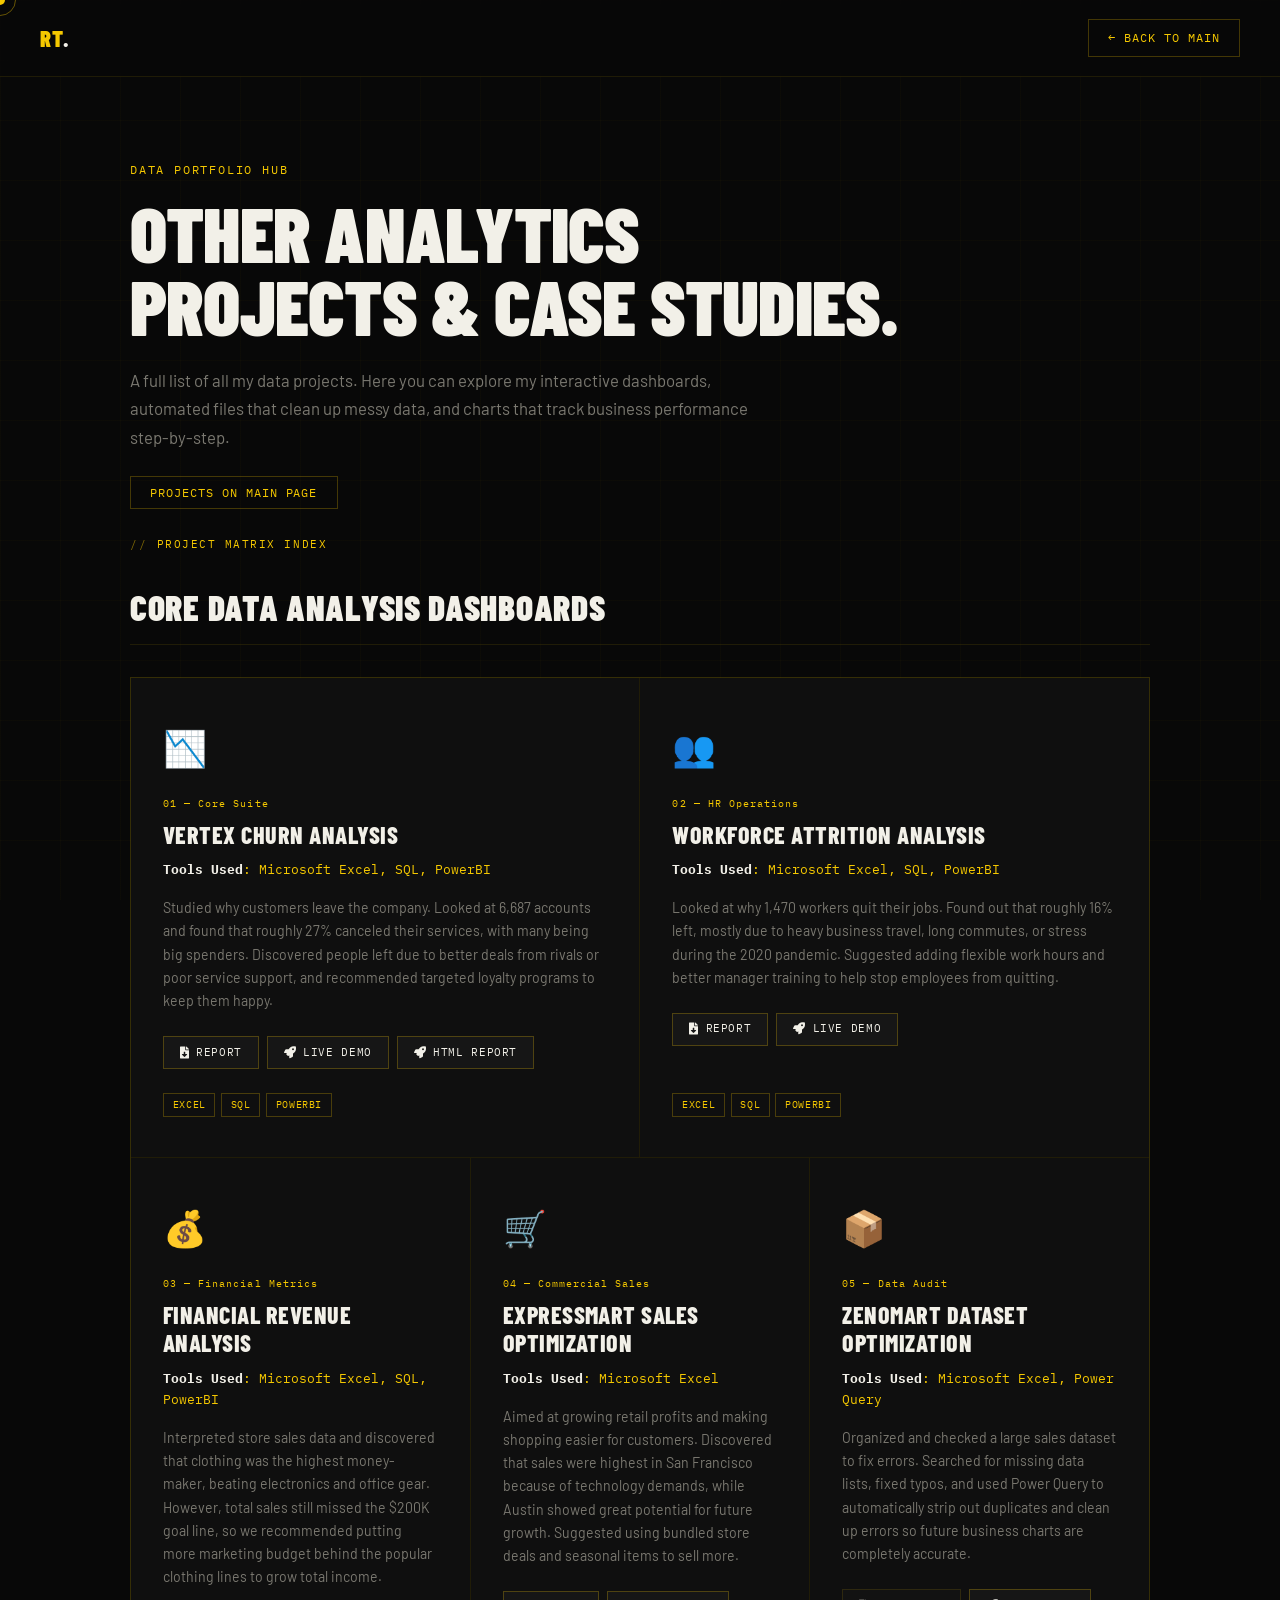
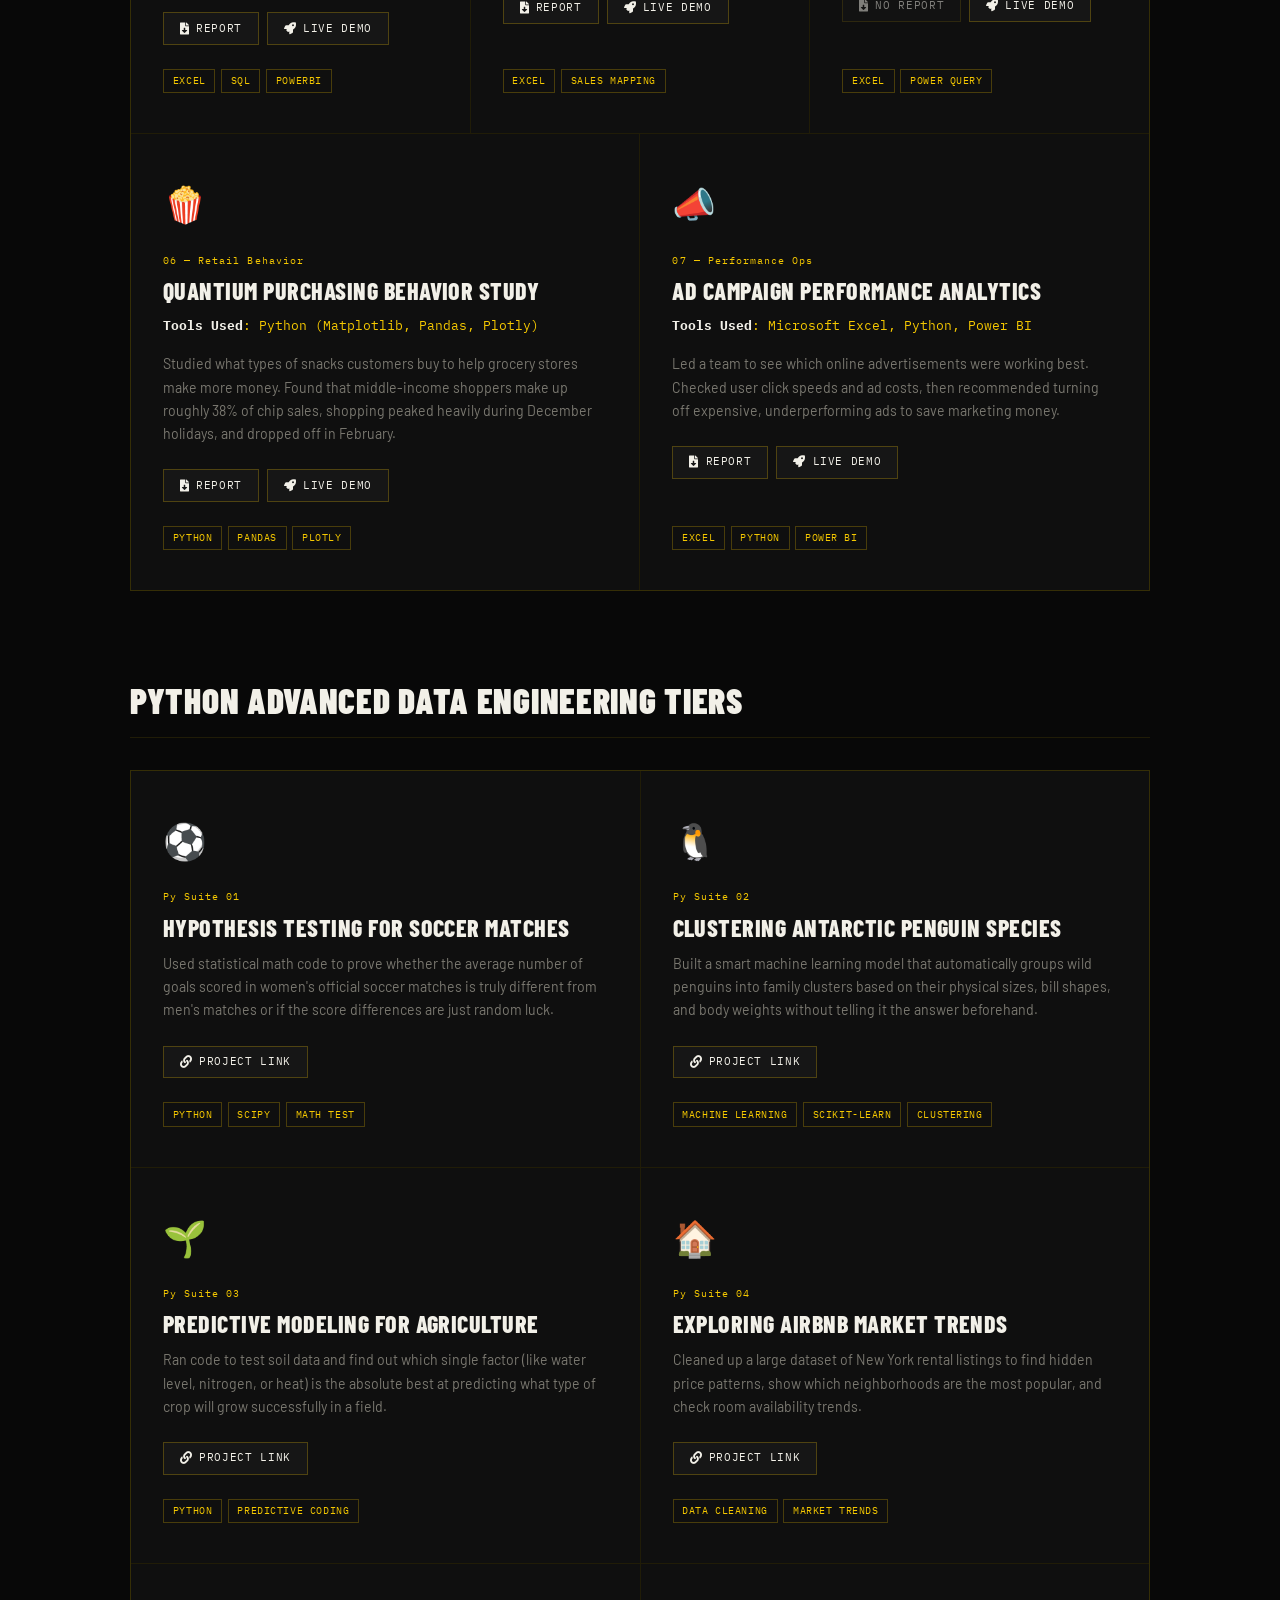
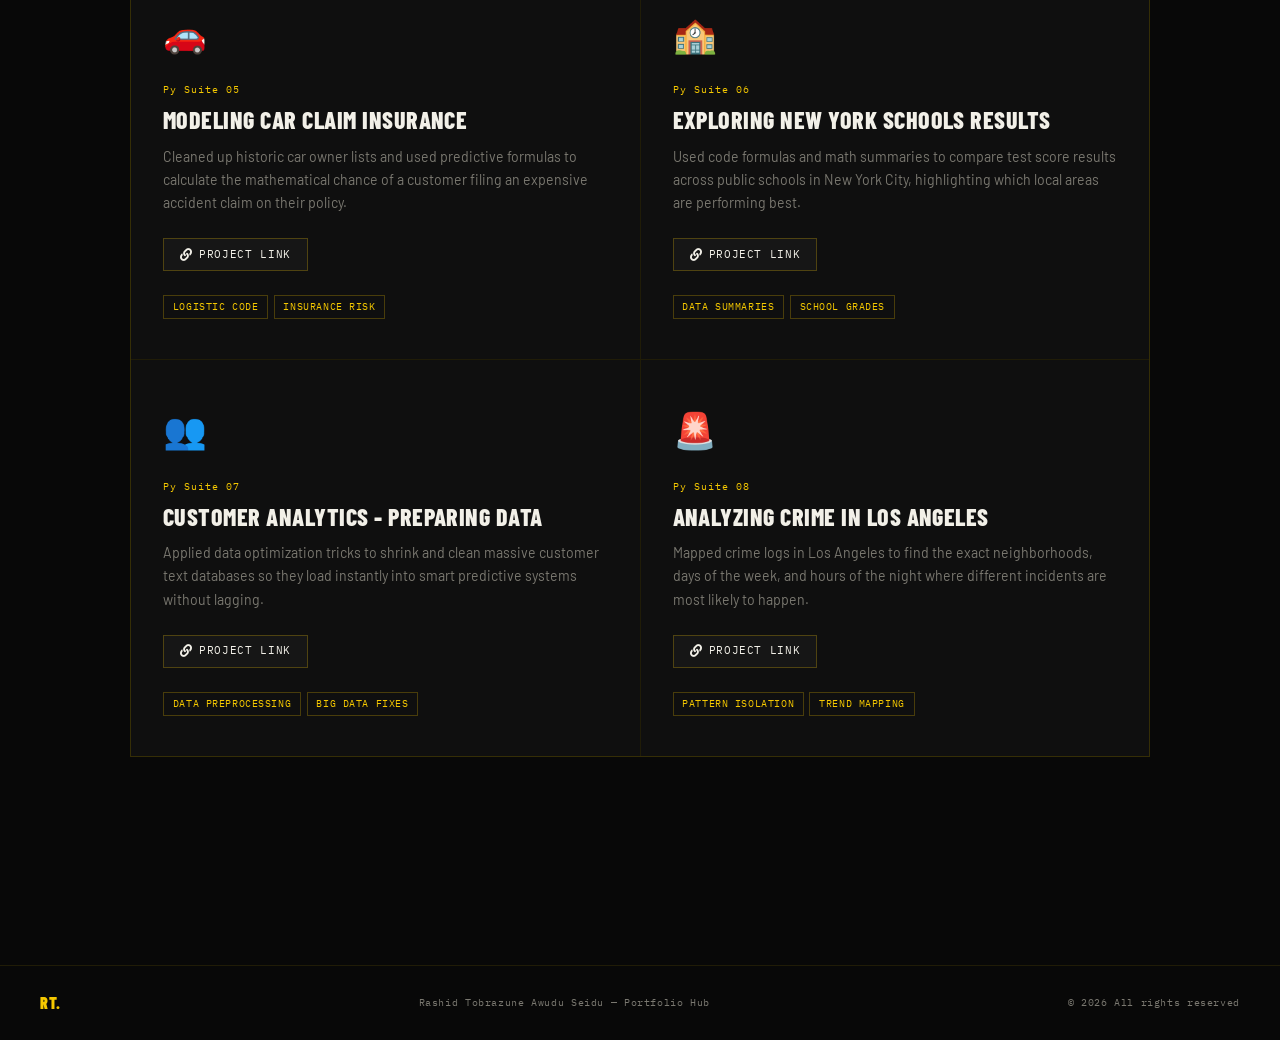
<file: otherprojects.html>
<!DOCTYPE html>
<html lang="en">
<head>
<meta charset="UTF-8"/>
<meta name="viewport" content="width=device-width,initial-scale=1.0"/>
<title>Rashid Tobrazune — Data Analytics Portfolio Hub</title>
<link href="https://fonts.googleapis.com/css2?family=Barlow+Condensed:wght@400;600;700;800;900&family=IBM+Plex+Mono:wght@400;500&family=Barlow:wght@300;400;500&display=swap" rel="stylesheet"/>
<link rel="stylesheet" href="https://cdnjs.cloudflare.com/ajax/libs/font-awesome/5.15.4/css/all.min.css"/>
<style>
  :root{
    --black:#080808;
    --black2:#0f0f0f;
    --black3:#161616;
    --black4:#1e1e1e;
    --yellow:#f5c800;
    --yellow2:#ffe033;
    --yellow-dim:rgba(245,200,0,0.08);
    --text:#f2f0e8;
    --muted:#7a7870;
    --muted2:#5a5850;
    --border:rgba(245,200,0,0.1);
    --border2:rgba(245,200,0,0.25);
    --font-display:'Barlow Condensed',sans-serif;
    --font-body:'Barlow',sans-serif;
    --font-mono:'IBM Plex Mono',monospace;
  }
  *,*::before,*::after{box-sizing:border-box;margin:0;padding:0;}
  body{
    background:var(--black);
    color:var(--text);
    font-family:var(--font-body);
    font-size:16px;
    line-height:1.65;
    overflow-x:hidden;
    cursor:none;
  }

  /* CURSOR */
  .cur{width:10px;height:10px;background:var(--yellow);border-radius:50%;position:fixed;pointer-events:none;z-index:9999;transform:translate(-50%,-50%);transition:width .25s,height .25s,background .25s;}
  .cur-ring{width:32px;height:32px;border:1px solid var(--yellow);border-radius:50%;position:fixed;pointer-events:none;z-index:9998;transform:translate(-50%,-50%);opacity:.4;transition:width .3s,height .3s,opacity .3s;}
  .cur.h{width:18px;height:18px;background:var(--yellow2);}
  .cur-ring.h{width:52px;height:52px;opacity:.15;}

  /* GRID BG */
  body::after{
    content:'';position:fixed;inset:0;
    background-image:linear-gradient(rgba(245,200,0,0.025) 1px,transparent 1px),linear-gradient(90deg,rgba(245,200,0,0.025) 1px,transparent 1px);
    background-size:60px 60px;pointer-events:none;z-index:0;
  }

  /* NAV BAR */
  nav{
    position:fixed;top:0;left:0;right:0;z-index:100;
    display:flex;align-items:center;justify-content:space-between;gap:1rem;
    padding:1.2rem 2.5rem;
    background:rgba(8,8,8,0.9);backdrop-filter:blur(16px);
    border-bottom:1px solid var(--border);
  }
  .nav-logo{font-family:var(--font-display);font-weight:900;font-size:1.4rem;letter-spacing:0.04em;color:var(--yellow);text-decoration:none;}
  .nav-logo span{color:var(--text);}
  .btn-back{font-family:var(--font-mono);font-size:0.75rem;letter-spacing:0.08em;text-transform:uppercase;color:var(--yellow);text-decoration:none;border:1px solid var(--border2);padding:0.5rem 1.2rem;transition:background 0.2s, border-color 0.2s;}
  .btn-back:hover{background:var(--yellow-dim);border-color:var(--yellow);}

  /* HERO HEADER */
  header{
    padding:10rem 2.5rem 2rem;
    max-width:1100px;
    margin:0 auto;
    position:relative;
    z-index:1;
  }
  .header-tag{font-family:var(--font-mono);font-size:0.75rem;letter-spacing:0.15em;text-transform:uppercase;color:var(--yellow);margin-bottom:1rem;display:block;}
  header h1{font-family:var(--font-display);font-size:clamp(2.5rem,6vw,5rem);font-weight:900;text-transform:uppercase;line-height:0.95;letter-spacing:-0.01em;margin-bottom:1.5rem;}
  header p{max-width:650px;color:var(--muted);font-size:1.05rem;line-height:1.7;}

  /* HUB GRID */
  .hub-container{max-width:1100px;margin:0 auto;padding:0 2.5rem 8rem;position:relative;z-index:1;}
  .grid-label{font-family:var(--font-mono);font-size:0.68rem;letter-spacing:0.14em;text-transform:uppercase;color:var(--yellow);margin-bottom:1.5rem;display:flex;align-items:center;gap:0.6rem;}
  .grid-label::before{content:'//';opacity:0.5;}
  
  .proj-grid {display:grid;grid-template-columns:repeat(12,1fr);gap:1px;border:1px solid var(--border);background:var(--border);margin-bottom:5rem;}
  .proj-card{background:var(--black2);padding:2.5rem 2rem;display:flex;flex-direction:column;justify-content:space-between;transition:background .3s;}
  .proj-card:hover{background:var(--black4);}
  
  /* Grid sizes */
  .proj-card.span12{grid-column:span 12;}
  .proj-card.span6{grid-column:span 6;}
  .proj-card.span4{grid-column:span 4;}

  .proj-icon{font-size:2.2rem;margin-bottom:1.2rem;display:block;transition:transform .3s;}
  .proj-card:hover .proj-icon{transform:scale(1.05) rotate(-3deg);}
  .proj-num{font-family:var(--font-mono);font-size:.65rem;letter-spacing:.1em;color:var(--yellow);margin-bottom:.5rem;}
  .proj-name{font-family:var(--font-display);font-size:1.5rem;font-weight:800;text-transform:uppercase;letter-spacing:.02em;margin-bottom:.6rem;line-height:1.2;color:var(--text);}
  .proj-tools{font-family:var(--font-mono);font-size:0.8rem;color:var(--yellow);margin-bottom:1rem;display:block;}
  .proj-tools strong{color:var(--text);}
  .proj-desc{font-size:.88rem;color:var(--muted);line-height:1.65;margin-bottom:1.5rem;flex-grow:1;}
  
  /* ACTION BUTTONS */
  .btn-container {display:flex;gap:0.5rem;margin-bottom:1.5rem;flex-wrap:wrap;}
  .btn-action {
    font-family:var(--font-mono);font-size:0.68rem;letter-spacing:0.06em;text-transform:uppercase;
    border:1px solid var(--border2);color:var(--text);background:var(--black3);
    text-decoration:none;padding:0.4rem 1rem;display:inline-flex;align-items:center;gap:0.4rem;transition:all 0.2s;
  }
  .btn-action:hover {border-color:var(--yellow);color:var(--yellow);background:var(--yellow-dim);}
  .btn-action i {font-size:0.75rem;}

  .proj-tags{display:flex;flex-wrap:wrap;gap:.35rem;margin-top:auto;}
  .ptag{font-family:var(--font-mono);font-size:.6rem;letter-spacing:.06em;text-transform:uppercase;border:1px solid var(--border2);color:var(--yellow);padding:.2rem .55rem;}

  /* SUB-SECTION HEADERS */
  .sub-section-title {
    font-family:var(--font-display);font-size:2.2rem;font-weight:900;text-transform:uppercase;
    color:var(--text);margin-bottom:2rem;letter-spacing:0.02em;border-bottom:1px solid var(--border);padding-bottom:0.5rem;
  }

  /* WORKING FIXED FOOTER STYLES */
  footer {
    border-top: 1px solid var(--border);
    padding: 1.5rem 2.5rem;
    display: flex;
    align-items: center;
    justify-content: space-between;
    font-family: var(--font-mono);
    font-size: .65rem;
    letter-spacing: .06em;
    color: var(--muted2);
    position: relative;
    z-index: 1;
    flex-wrap: wrap;
    gap: .5rem;
    background: var(--black);
  }
  .f-logo {
    font-family: var(--font-display);
    font-weight: 900;
    font-size: 1rem;
    text-transform: uppercase;
    color: var(--yellow);
    text-decoration: none;
  }
  footer span {
    color: var(--muted);
  }

  /* ANIMATE ENTRANCE */
  .rev{opacity:0;transform:translateY(20px);animation:fadeUp 0.6s cubic-bezier(.16,1,.3,1) forwards;}
  @keyframes fadeUp { to { opacity:1; transform:translateY(0); } }
  .d1{animation-delay:0.1s;} .d2{animation-delay:0.15s;}

  /* RESPONSIVE SUB-BREAKPOINTS */
  @media(max-width:900px){
    header{padding:8rem 1.5rem 3rem;}
    .hub-container{padding:0 1.5rem 4rem;}
    .proj-card.span6, .proj-card.span4{grid-column:span 12;}
    nav{padding:1rem 1.5rem;}
  }
  @media(max-width:600px) {
    footer{flex-direction:column;text-align:center;gap:1rem;}
  }
</style>
</head>
<body>

<div class="cur" id="cur"></div>
<div class="cur-ring" id="curRing"></div>

<nav>
  <a href="#" class="nav-logo">RT<span>.</span></a>
  <a href="index.html" class="btn-back">← Back To Main</a>
</nav>

<header class="rev">
  <span class="header-tag">Data Portfolio Hub</span>
  <h1>Other Analytics<br/>Projects &amp; Case Studies.</h1>
  <p>A full list of all my data projects. Here you can explore my interactive dashboards, automated files that clean up messy data, and charts that track business performance step-by-step.</p><br>
<a href="index.html#projects" class="btn-back">projects on main page</a>

</header>

<main class="hub-container">
  
  <div class="grid-label rev d1">Project Matrix Index</div>
  <h2 class="sub-section-title rev d1">Core Data Analysis Dashboards</h2>
  
  <div class="proj-grid rev d2">
    
    <div class="proj-card span6">
      <div>
        <span class="proj-icon">📉</span>
        <div class="proj-num">01 — Core Suite</div>
        <h3 class="proj-name">Vertex Churn Analysis</h3>
        <span class="proj-tools"><strong>Tools Used</strong>: Microsoft Excel, SQL, PowerBI</span>
        <p class="proj-desc">Studied why customers leave the company. Looked at 6,687 accounts and found that roughly 27% canceled their services, with many being big spenders. Discovered people left due to better deals from rivals or poor service support, and recommended targeted loyalty programs to keep them happy.</p>
      </div>
      <div class="btn-container">
        <a href="https://drive.google.com/file/d/1x5eDJYLUWKaWeJoeqOhpPOyPkae67-K5/view?usp=sharing" target="_blank" class="btn-action"><i class="fas fa-file-download"></i> Report</a>
        <a href="https://drive.google.com/file/d/1JSqeSs-JURana5gNxQyLiEk7MvLzDDsi/view?usp=sharing" target="_blank" class="btn-action"><i class="fas fa-rocket"></i> Live Demo</a>
       <a href="vertex-report.htm" target="_blank" class="btn-action"><i class="fas fa-rocket"></i> HTML Report</a>
      </div>
      <div class="proj-tags"><span class="ptag">Excel</span><span class="ptag">SQL</span><span class="ptag">PowerBI</span></div>
    </div>

    <div class="proj-card span6">
      <div>
        <span class="proj-icon">👥</span>
        <div class="proj-num">02 — HR Operations</div>
        <h3 class="proj-name">Workforce Attrition Analysis</h3>
        <span class="proj-tools"><strong>Tools Used</strong>: Microsoft Excel, SQL, PowerBI</span>
        <p class="proj-desc">Looked at why 1,470 workers quit their jobs. Found out that roughly 16% left, mostly due to heavy business travel, long commutes, or stress during the 2020 pandemic. Suggested adding flexible work hours and better manager training to help stop employees from quitting.</p>
      </div>
      <div class="btn-container">
        <a href="https://drive.google.com/file/d/1z-WeRBMTzKtb88q6Jr4iWgkqkEK4X0RE/view?usp=sharing" target="_blank" class="btn-action"><i class="fas fa-file-download"></i> Report</a>
        <a href="https://drive.google.com/file/d/1rPX7l7DCzLmxHcFQJWuxX7e_AQHkeBxb/view?usp=sharing" target="_blank" class="btn-action"><i class="fas fa-rocket"></i> Live Demo</a>
      </div>
      <div class="proj-tags"><span class="ptag">Excel</span><span class="ptag">SQL</span><span class="ptag">PowerBI</span></div>
    </div>

    <div class="proj-card span4">
      <div>
        <span class="proj-icon">💰</span>
        <div class="proj-num">03 — Financial Metrics</div>
        <h3 class="proj-name">Financial Revenue Analysis</h3>
        <span class="proj-tools"><strong>Tools Used</strong>: Microsoft Excel, SQL, PowerBI</span>
        <p class="proj-desc">Interpreted store sales data and discovered that clothing was the highest money-maker, beating electronics and office gear. However, total sales still missed the $200K goal line, so we recommended putting more marketing budget behind the popular clothing lines to grow total income.</p>
      </div>
      <div class="btn-container">
        <a href="https://drive.google.com/file/d/1AfTHApiguxpRbZajy6-4dNt2Rc_Myi_N/view?usp=sharing" target="_blank" class="btn-action"><i class="fas fa-file-download"></i> Report</a>
        <a href="https://drive.google.com/file/d/1RnnaPILje8so6ssCRMVuQZReHawanG46/view?usp=sharing" target="_blank" class="btn-action"><i class="fas fa-rocket"></i> Live Demo</a>
      </div>
      <div class="proj-tags"><span class="ptag">Excel</span><span class="ptag">SQL</span><span class="ptag">PowerBI</span></div>
    </div>

    <div class="proj-card span4">
      <div>
        <span class="proj-icon">🛒</span>
        <div class="proj-num">04 — Commercial Sales</div>
        <h3 class="proj-name">ExpressMart Sales Optimization</h3>
        <span class="proj-tools"><strong>Tools Used</strong>: Microsoft Excel</span>
        <p class="proj-desc">Aimed at growing retail profits and making shopping easier for customers. Discovered that sales were highest in San Francisco because of technology demands, while Austin showed great potential for future growth. Suggested using bundled store deals and seasonal items to sell more.</p>
      </div>
      <div class="btn-container">
        <a href="https://drive.google.com/file/d/1YX4rLITDVhZi-4DpR_JGb75EcrzR8n2K/view?usp=sharing" target="_blank" class="btn-action"><i class="fas fa-file-download"></i> Report</a>
        <a href="https://drive.google.com/file/d/13OX4ojwlR-T5k6CGsOa6PF5fWAOcKqEt/view?usp=sharing" target="_blank" class="btn-action"><i class="fas fa-rocket"></i> Live Demo</a>
      </div>
      <div class="proj-tags"><span class="ptag">Excel</span><span class="ptag">Sales Mapping</span></div>
    </div>

    <div class="proj-card span4">
      <div>
        <span class="proj-icon">📦</span>
        <div class="proj-num">05 — Data Audit</div>
        <h3 class="proj-name">ZenoMart Dataset Optimization</h3>
        <span class="proj-tools"><strong>Tools Used</strong>: Microsoft Excel, Power Query</span>
        <p class="proj-desc">Organized and checked a large sales dataset to fix errors. Searched for missing data lists, fixed typos, and used Power Query to automatically strip out duplicates and clean up errors so future business charts are completely accurate.</p>
      </div>
      <div class="btn-container">
        <a href="#" class="btn-action" style="opacity:0.5; pointer-events:none;"><i class="fas fa-file-download"></i> No Report</a>
        <a href="https://drive.google.com/file/d/1PemmOGYKkKJErU4JjAF98N-saKQz8jle/view?usp=sharing" target="_blank" class="btn-action"><i class="fas fa-rocket"></i> Live Demo</a>
      </div>
      <div class="proj-tags"><span class="ptag">Excel</span><span class="ptag">Power Query</span></div>
    </div>

    <div class="proj-card span6">
      <div>
        <span class="proj-icon">🍿</span>
        <div class="proj-num">06 — Retail Behavior</div>
        <h3 class="proj-name">Quantium Purchasing Behavior Study</h3>
        <span class="proj-tools"><strong>Tools Used</strong>: Python (Matplotlib, Pandas, Plotly)</span>
        <p class="proj-desc">Studied what types of snacks customers buy to help grocery stores make more money. Found that middle-income shoppers make up roughly 38% of chip sales, shopping peaked heavily during December holidays, and dropped off in February.</p>
      </div>
      <div class="btn-container">
        <a href="https://drive.google.com/file/d/1w9Jl2IDecp5sZ4plC_q2waUim8RztPZN/view?usp=sharing" target="_blank" class="btn-action"><i class="fas fa-file-download"></i> Report</a>
        <a href="https://drive.google.com/file/d/17yPLAs1n-sq1Ug21L7o8HU6o1rPC4oca/view?usp=sharing" target="_blank" class="btn-action"><i class="fas fa-rocket"></i> Live Demo</a>
      </div>
      <div class="proj-tags"><span class="ptag">Python</span><span class="ptag">Pandas</span><span class="ptag">Plotly</span></div>
    </div>

    <div class="proj-card span6">
      <div>
        <span class="proj-icon">📣</span>
        <div class="proj-num">07 — Performance Ops</div>
        <h3 class="proj-name">Ad Campaign Performance Analytics</h3>
        <span class="proj-tools"><strong>Tools Used</strong>: Microsoft Excel, Python, Power BI</span>
        <p class="proj-desc">Led a team to see which online advertisements were working best. Checked user click speeds and ad costs, then recommended turning off expensive, underperforming ads to save marketing money.</p>
      </div>
      <div class="btn-container">
        <a href="https://drive.google.com/file/d/1SwaNdVdBzdKcp_KMWPpXSy78dXyJhOcr/view?usp=sharing" target="_blank" class="btn-action"><i class="fas fa-file-download"></i> Report</a>
        <a href="https://drive.google.com/file/d/1ZoABnCMeZmqFVpSwNuOTF9jCcIvO9skH/view?usp=sharing" target="_blank" class="btn-action"><i class="fas fa-rocket"></i> Live Demo</a>
      </div>
      <div class="proj-tags"><span class="ptag">Excel</span><span class="ptag">Python</span><span class="ptag">Power BI</span></div>
    </div>

  </div>

  <h2 class="sub-section-title rev">Python Advanced Data Engineering Tiers</h2>
  
  <div class="proj-grid rev">
    
    <div class="proj-card span6">
      <div>
        <span class="proj-icon">⚽</span>
        <div class="proj-num">Py Suite 01</div>
        <h3 class="proj-name">Hypothesis Testing For Soccer Matches</h3>
        <p class="proj-desc">Used statistical math code to prove whether the average number of goals scored in women's official soccer matches is truly different from men's matches or if the score differences are just random luck.</p>
      </div>
      <div class="btn-container">
        <a href="https://github.com/RashidTobrazune/HypothesisTestingforMenandWomenSoccerMatches" target="_blank" class="btn-action"><i class="fas fa-link"></i> Project Link</a>
      </div>
      <div class="proj-tags"><span class="ptag">Python</span><span class="ptag">SciPy</span><span class="ptag">Math Test</span></div>
    </div>

    <div class="proj-card span6">
      <div>
        <span class="proj-icon">🐧</span>
        <div class="proj-num">Py Suite 02</div>
        <h3 class="proj-name">Clustering Antarctic Penguin Species</h3>
        <p class="proj-desc">Built a smart machine learning model that automatically groups wild penguins into family clusters based on their physical sizes, bill shapes, and body weights without telling it the answer beforehand.</p>
      </div>
      <div class="btn-container">
        <a href="https://github.com/RashidTobrazune/Clustering_Antartic_Penguin_Species" target="_blank" class="btn-action"><i class="fas fa-link"></i> Project Link</a>
      </div>
      <div class="proj-tags"><span class="ptag">Machine Learning</span><span class="ptag">Scikit-Learn</span><span class="ptag">Clustering</span></div>
    </div>

    <div class="proj-card span6">
      <div>
        <span class="proj-icon">🌱</span>
        <div class="proj-num">Py Suite 03</div>
        <h3 class="proj-name">Predictive Modeling For Agriculture</h3>
        <p class="proj-desc">Ran code to test soil data and find out which single factor (like water level, nitrogen, or heat) is the absolute best at predicting what type of crop will grow successfully in a field.</p>
      </div>
      <div class="btn-container">
        <a href="https://github.com/RashidTobrazune/PredictiveModelingForAgriculture" target="_blank" class="btn-action"><i class="fas fa-link"></i> Project Link</a>
      </div>
      <div class="proj-tags"><span class="ptag">Python</span><span class="ptag">Predictive Coding</span></div>
    </div>

    <div class="proj-card span6">
      <div>
        <span class="proj-icon">🏠</span>
        <div class="proj-num">Py Suite 04</div>
        <h3 class="proj-name">Exploring AirBnB Market Trends</h3>
        <p class="proj-desc">Cleaned up a large dataset of New York rental listings to find hidden price patterns, show which neighborhoods are the most popular, and check room availability trends.</p>
      </div>
      <div class="btn-container">
        <a href="https://github.com/RashidTobrazune/Exploring_Airbnb_market_trends" target="_blank" class="btn-action"><i class="fas fa-link"></i> Project Link</a>
      </div>
      <div class="proj-tags"><span class="ptag">Data Cleaning</span><span class="ptag">Market Trends</span></div>
    </div>

    <div class="proj-card span6">
      <div>
        <span class="proj-icon">🚗</span>
        <div class="proj-num">Py Suite 05</div>
        <h3 class="proj-name">Modeling Car Claim Insurance</h3>
        <p class="proj-desc">Cleaned up historic car owner lists and used predictive formulas to calculate the mathematical chance of a customer filing an expensive accident claim on their policy.</p>
      </div>
      <div class="btn-container">
        <a href="https://github.com/RashidTobrazune/ModelingCarClaimInsuranceOutcome" target="_blank" class="btn-action"><i class="fas fa-link"></i> Project Link</a>
      </div>
      <div class="proj-tags"><span class="ptag">Logistic Code</span><span class="ptag">Insurance Risk</span></div>
    </div>

    <div class="proj-card span6">
      <div>
        <span class="proj-icon">🏫</span>
        <div class="proj-num">Py Suite 06</div>
        <h3 class="proj-name">Exploring New York Schools Results</h3>
        <p class="proj-desc">Used code formulas and math summaries to compare test score results across public schools in New York City, highlighting which local areas are performing best.</p>
      </div>
      <div class="btn-container">
        <a href="https://github.com/RashidTobrazune/datascience_NYC_SCHOOL_RESULT_SCORES" target="_blank" class="btn-action"><i class="fas fa-link"></i> Project Link</a>
      </div>
      <div class="proj-tags"><span class="ptag">Data Summaries</span><span class="ptag">School Grades</span></div>
    </div>

    <div class="proj-card span6">
      <div>
        <span class="proj-icon">👥</span>
        <div class="proj-num">Py Suite 07</div>
        <h3 class="proj-name">Customer Analytics - Preparing Data</h3>
        <p class="proj-desc">Applied data optimization tricks to shrink and clean massive customer text databases so they load instantly into smart predictive systems without lagging.</p>
      </div>
      <div class="btn-container">
        <a href="https://github.com/RashidTobrazune/Customer_analytics_Preparing_datafor_modeling" target="_blank" class="btn-action"><i class="fas fa-link"></i> Project Link</a>
      </div>
      <div class="proj-tags"><span class="ptag">Data Preprocessing</span><span class="ptag">Big Data Fixes</span></div>
    </div>

    <div class="proj-card span6">
      <div>
        <span class="proj-icon">🚨</span>
        <div class="proj-num">Py Suite 08</div>
        <h3 class="proj-name">Analyzing Crime in Los Angeles</h3>
        <p class="proj-desc">Mapped crime logs in Los Angeles to find the exact neighborhoods, days of the week, and hours of the night where different incidents are most likely to happen.</p>
      </div>
      <div class="btn-container">
        <a href="https://github.com/RashidTobrazune/Analyzing_crime_in_Los_Angeles" target="_blank" class="btn-action"><i class="fas fa-link"></i> Project Link</a>
      </div>
      <div class="proj-tags"><span class="ptag">Pattern Isolation</span><span class="ptag">Trend Mapping</span></div>
    </div>

  </div>
</main>

<footer>
  <a href="index.html" class="f-logo">RT.</a>
  <span>Rashid Tobrazune Awudu Seidu — Portfolio Hub</span>
  <span>© 2026 All rights reserved</span>
</footer>

<script>
const cur = document.getElementById('cur');
const ring = document.getElementById('curRing');
let mx = 0, my = 0, rx = 0, ry = 0;
document.addEventListener('mousemove', e => {
  mx = e.clientX; my = e.clientY;
  cur.style.left = mx + 'px';
  cur.style.top = my + 'px';
});
(function animRing() {
  rx += (mx - rx) * 0.11;
  ry += (my - ry) * 0.11;
  ring.style.left = rx + 'px';
  ring.style.top = ry + 'px';
  requestAnimationFrame(animRing);
})();

document.querySelectorAll('a, .proj-card, .btn-back, .btn-action, .ptag').forEach(el => {
  el.addEventListener('mouseenter', () => { cur.classList.add('h'); ring.classList.add('h'); });
  el.addEventListener('mouseleave', () => { cur.classList.remove('h'); ring.classList.remove('h'); });
});
</script>
</body>
</html>
</file>
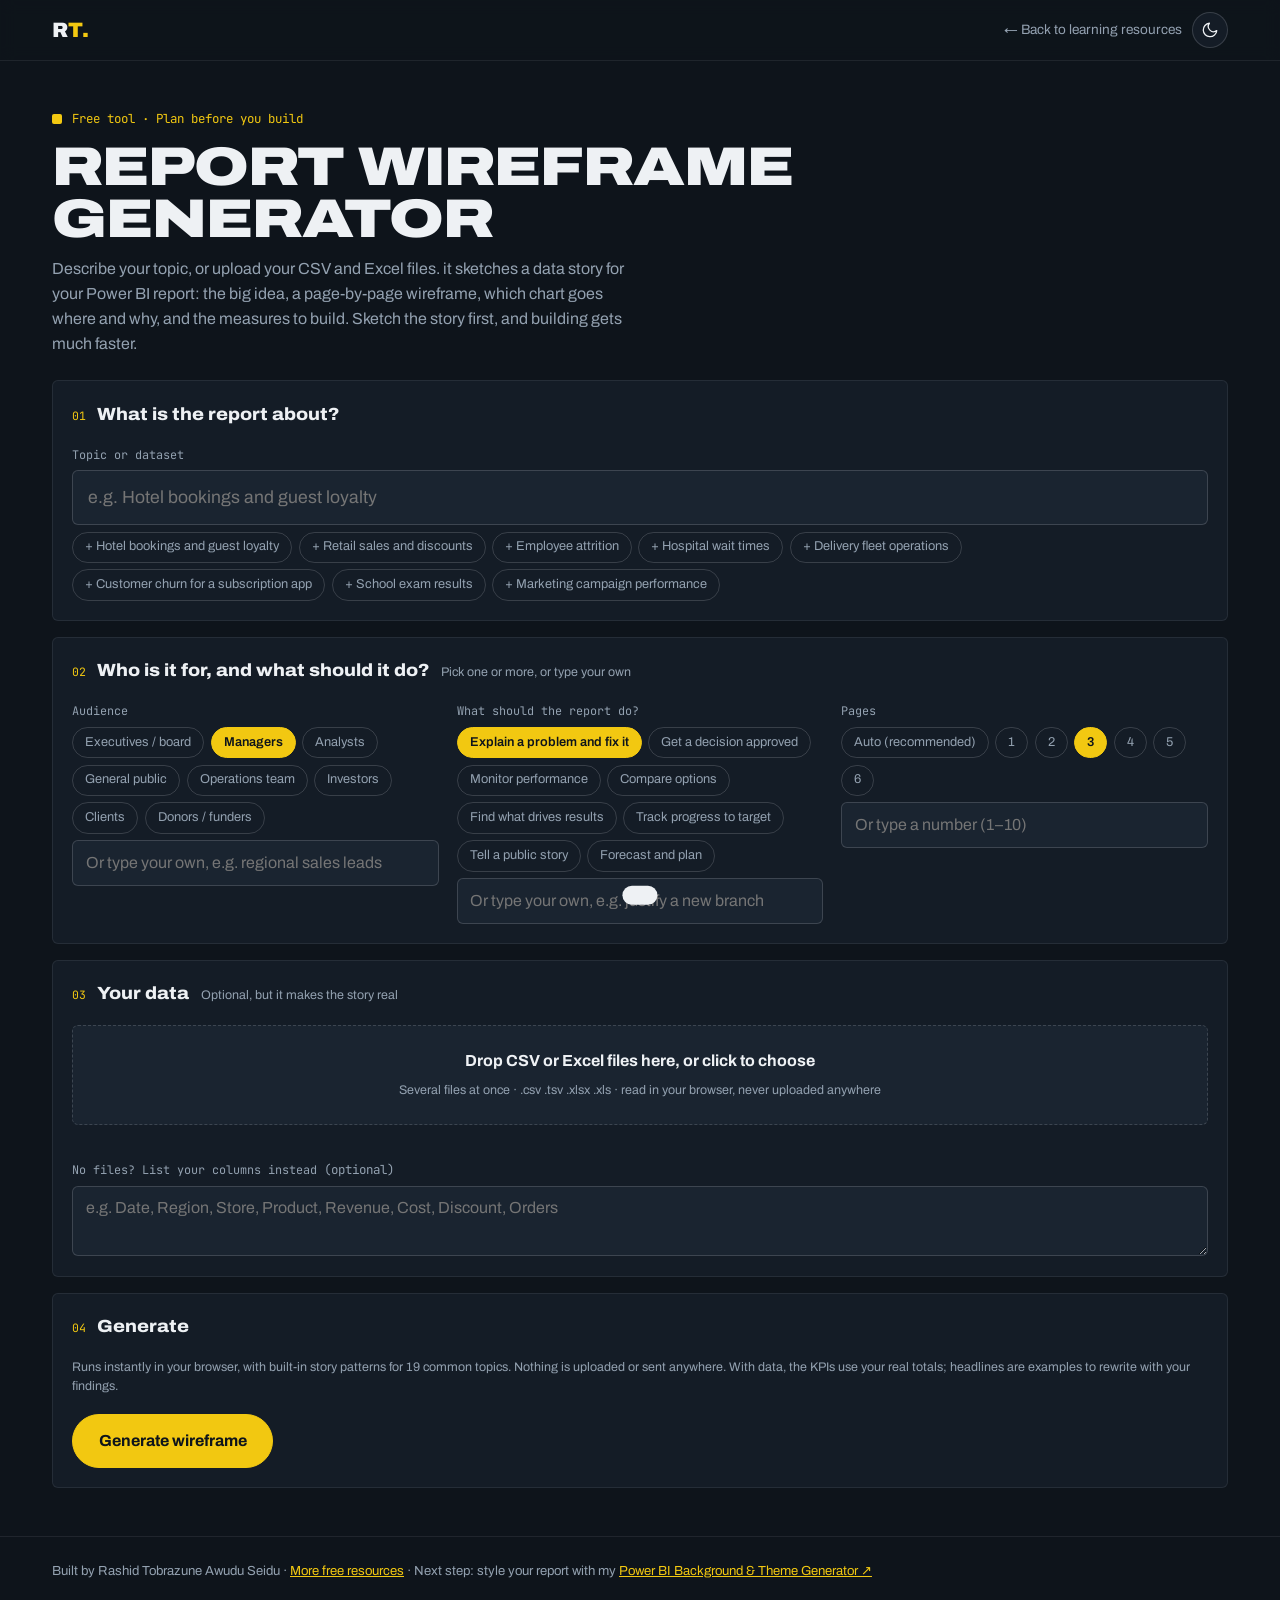
<file: report-wireframe.html>
<!DOCTYPE html>
<html lang="en">

<head>
  <meta charset="UTF-8" />
  <meta name="viewport" content="width=device-width,initial-scale=1.0" />
  <title>Report Wireframe Generator</title>
  <meta name="description" content="Turn a topic or your CSV/Excel data into a sketched data-story wireframe for a Power BI report, before you build it." />
  <link rel="icon" type="image/svg+xml" href="data:image/svg+xml,<svg xmlns='http://www.w3.org/2000/svg' viewBox='0 0 64 64'><rect width='64' height='64' rx='14' fill='%230E141B'/><text x='29' y='43' text-anchor='middle' font-family='Arial Black,Arial,sans-serif' font-weight='900' font-size='29' fill='%23F2C811'>RT</text><circle cx='53' cy='41' r='3.6' fill='%23EEF1F4'/></svg>" />
  <script>
    /* same light/dark choice as the portfolio */
    (function () {
      var t = 'dark';
      try { var st = localStorage.getItem('rt-theme'); if (st === 'light' || st === 'dark') t = st; } catch (e) { }
      document.documentElement.setAttribute('data-theme', t);
    })();
  </script>
  <link rel="preconnect" href="https://fonts.googleapis.com" />
  <link rel="preconnect" href="https://fonts.gstatic.com" crossorigin />
  <link href="https://fonts.googleapis.com/css2?family=Archivo:wdth,wght@62..125,300..900&family=JetBrains+Mono:wght@400;600&family=Patrick+Hand&display=swap" rel="stylesheet" />
  <style>
    :root {
      color-scheme: dark;
      --canvas: #0E141B;
      --panel: #141C26;
      --panel2: #1A2430;
      --panel3: #223040;
      --line: rgba(238, 241, 244, 0.08);
      --line2: rgba(238, 241, 244, 0.16);
      --accent: #F2C811;
      --accent-text: #F2C811;
      --accent-dim: rgba(242, 200, 17, 0.12);
      --text: #EEF1F4;
      --muted: #93A1B0;
      --danger: #F0805F;
      --sketch: rgba(238, 241, 244, 0.32);
      --wf-bg: #1A2430;
      --wf-el: #141C26;
      --on-accent: #0E141B;
      --font-display: 'Archivo', 'Arial Narrow', Arial, sans-serif;
      --font-body: 'Archivo', system-ui, -apple-system, 'Segoe UI', sans-serif;
      --font-mono: 'JetBrains Mono', ui-monospace, Consolas, monospace;
      --radius: 6px;
    }

    html[data-theme="light"] {
      color-scheme: light;
      --canvas: #F3F4F6;
      --panel: #FFFFFF;
      --panel2: #F2F4F7;
      --panel3: #E1E6EC;
      --line: rgba(14, 20, 27, 0.09);
      --line2: rgba(14, 20, 27, 0.17);
      --accent-text: #8A6B00;
      --accent-dim: rgba(242, 200, 17, 0.18);
      --text: #111821;
      --muted: #4B5869;
      --danger: #B3401F;
      --sketch: rgba(14, 20, 27, 0.34);
      --wf-bg: #E9EDF2;
      --wf-el: #FFFFFF;
    }

    *,
    *::before,
    *::after {
      box-sizing: border-box;
      margin: 0;
      padding: 0;
    }

    body {
      background: var(--canvas);
      color: var(--text);
      font-family: var(--font-body);
      line-height: 1.55;
      -webkit-font-smoothing: antialiased;
    }

    a {
      color: var(--accent-text);
    }

    button,
    input,
    select,
    textarea {
      font: inherit;
      color: inherit;
    }

    :focus-visible {
      outline: 2px solid var(--accent);
      outline-offset: 2px;
    }

    .wrap {
      max-width: 1240px;
      margin: 0 auto;
      padding: 0 1rem;
    }

    @media (min-width: 700px) {
      .wrap {
        padding: 0 2rem;
      }
    }

    /* top bar */
    .top {
      position: sticky;
      top: 0;
      z-index: 10;
      background: color-mix(in srgb, var(--canvas) 90%, transparent);
      backdrop-filter: blur(8px);
      border-bottom: 1px solid var(--line);
    }

    .top .wrap {
      display: flex;
      align-items: center;
      justify-content: space-between;
      gap: 1rem;
      height: 60px;
    }

    .logo {
      font-family: var(--font-display);
      font-weight: 900;
      font-size: 1.3rem;
      color: var(--text);
      text-decoration: none;
    }

    .logo span {
      color: var(--accent-text);
    }

    .top-links {
      display: flex;
      align-items: center;
      gap: .6rem;
    }

    .back {
      font-size: .85rem;
      color: var(--muted);
      text-decoration: none;
    }

    .back:hover {
      color: var(--text);
    }

    .icon-btn {
      width: 36px;
      height: 36px;
      display: grid;
      place-items: center;
      border: 1px solid var(--line2);
      border-radius: 999px;
      background: var(--panel);
      cursor: pointer;
    }

    .icon-btn svg {
      width: 18px;
      height: 18px;
    }

    /* intro */
    .intro {
      padding: 3rem 0 1.5rem;
    }

    .tag {
      font-family: var(--font-mono);
      font-size: .78rem;
      color: var(--accent-text);
      display: flex;
      align-items: center;
      gap: .6rem;
      margin-bottom: .8rem;
    }

    .tag::before {
      content: '';
      width: 10px;
      height: 10px;
      border-radius: 2px;
      background: var(--accent);
    }

    h1 {
      font-family: var(--font-display);
      font-variation-settings: "wdth" 125;
      font-size: clamp(2rem, 5vw, 3.4rem);
      font-weight: 900;
      text-transform: uppercase;
      letter-spacing: -.02em;
      line-height: .95;
      margin-bottom: .8rem;
    }

    .lead {
      color: var(--muted);
      max-width: 64ch;
      font-size: 1rem;
    }

    /* form */
    .form {
      display: flex;
      flex-direction: column;
      gap: 1rem;
      margin-bottom: 2rem;
    }

    .box {
      background: var(--panel);
      border: 1px solid var(--line);
      border-radius: var(--radius);
      padding: 1.2rem;
      display: flex;
      flex-direction: column;
      gap: 1.1rem;
    }

    .box-h {
      display: flex;
      align-items: baseline;
      gap: .7rem;
      flex-wrap: wrap;
    }

    .box-h .step {
      font-family: var(--font-mono);
      font-size: .72rem;
      color: var(--accent-text);
    }

    .box-h h2 {
      font-family: var(--font-display);
      font-variation-settings: "wdth" 110;
      font-size: 1.1rem;
      font-weight: 800;
    }

    .box-h .opt {
      font-size: .78rem;
      color: var(--muted);
    }

    .row3 {
      display: grid;
      grid-template-columns: minmax(0, 1fr);
      gap: 1.1rem;
    }

    @media (min-width: 900px) {
      .row3 {
        grid-template-columns: repeat(3, minmax(0, 1fr));
      }
    }

    .f {
      display: flex;
      flex-direction: column;
      gap: .4rem;
      min-width: 0;
    }

    .f label,
    .f .lbl {
      font-family: var(--font-mono);
      font-size: .74rem;
      color: var(--muted);
    }

    .f input[type="text"],
    .f input[type="password"],
    .f input[type="number"],
    .f textarea {
      background: var(--panel2);
      border: 1px solid var(--line2);
      border-radius: var(--radius);
      padding: .6rem .8rem;
      width: 100%;
    }

    .f input.big {
      font-size: 1.1rem;
      padding: .8rem .9rem;
    }

    .f textarea {
      min-height: 3rem;
      resize: vertical;
    }

    .hint {
      font-size: .78rem;
      color: var(--muted);
    }

    .chips {
      display: flex;
      flex-wrap: wrap;
      gap: .4rem;
    }

    .chip {
      font-size: .8rem;
      background: transparent;
      border: 1px solid var(--line2);
      border-radius: 999px;
      padding: .3rem .75rem;
      cursor: pointer;
      color: var(--muted);
    }

    .chip:hover {
      color: var(--text);
      border-color: var(--accent);
    }

    .chip[aria-pressed="true"] {
      background: var(--accent);
      border-color: var(--accent);
      color: var(--on-accent);
      font-weight: 600;
    }

    .chip.ex::before {
      content: '+ ';
    }

    /* upload */
    .drop {
      border: 1.5px dashed var(--line2);
      border-radius: var(--radius);
      padding: 1.4rem;
      text-align: center;
      background: var(--panel2);
      cursor: pointer;
      transition: border-color .2s, background .2s;
    }

    .drop:hover,
    .drop.over {
      border-color: var(--accent);
      background: var(--accent-dim);
    }

    .drop b {
      display: block;
      margin-bottom: .2rem;
    }

    .files {
      display: flex;
      flex-direction: column;
      gap: .5rem;
    }

    .file {
      border: 1px solid var(--line);
      border-radius: var(--radius);
      padding: .7rem .8rem;
      display: grid;
      grid-template-columns: minmax(0, 1fr) auto;
      gap: .3rem .8rem;
      background: var(--panel2);
    }

    .file .fn {
      font-weight: 700;
      font-size: .9rem;
      overflow-wrap: anywhere;
    }

    .file .fm {
      font-size: .78rem;
      color: var(--muted);
    }

    .file .cols {
      grid-column: 1 / -1;
      display: flex;
      flex-wrap: wrap;
      gap: .3rem;
    }

    .col {
      font-family: var(--font-mono);
      font-size: .68rem;
      border: 1px solid var(--line2);
      border-radius: 4px;
      padding: .05rem .4rem;
      color: var(--muted);
    }

    .col i {
      font-style: normal;
      color: var(--accent-text);
      margin-right: .25rem;
    }

    .x {
      border: 0;
      background: none;
      color: var(--muted);
      cursor: pointer;
      font-size: .8rem;
      text-decoration: underline;
      align-self: start;
    }

    .err {
      color: var(--danger);
      font-size: .82rem;
    }

    /* mode */
    .seg {
      display: inline-flex;
      gap: .25rem;
      padding: .25rem;
      border: 1px solid var(--line2);
      border-radius: 999px;
      background: var(--panel2);
      flex-wrap: wrap;
    }

    .seg button {
      border: 0;
      background: transparent;
      border-radius: 999px;
      padding: .45rem 1rem;
      font-size: .85rem;
      font-weight: 600;
      color: var(--muted);
      cursor: pointer;
    }

    .seg button[aria-pressed="true"] {
      background: var(--accent);
      color: var(--on-accent);
    }

    .ai-only[hidden] {
      display: none;
    }

    .check {
      display: flex;
      align-items: center;
      gap: .5rem;
      font-size: .85rem;
      color: var(--muted);
    }

    .check input {
      width: 1rem;
      height: 1rem;
      accent-color: var(--accent);
    }

    .privacy {
      font-size: .8rem;
      color: var(--muted);
      border-left: 3px solid var(--accent);
      padding: .2rem 0 .2rem .8rem;
    }

    .go {
      display: flex;
      flex-wrap: wrap;
      gap: .8rem;
      align-items: center;
    }

    .btn {
      font-weight: 700;
      font-size: .9rem;
      border-radius: 999px;
      padding: .7rem 1.3rem;
      cursor: pointer;
      border: 1px solid var(--line2);
      background: var(--panel2);
    }

    .btn.primary {
      background: var(--accent);
      color: var(--on-accent);
      border-color: var(--accent);
      font-size: 1rem;
      padding: .85rem 1.6rem;
    }

    .btn:hover {
      border-color: var(--accent);
    }

    .btn[disabled] {
      opacity: .5;
      cursor: not-allowed;
    }

    .btn[hidden] {
      display: none;
    }

    .status {
      font-size: .88rem;
      color: var(--muted);
      display: flex;
      align-items: center;
      gap: .6rem;
    }

    .status.bad {
      color: var(--danger);
    }

    .spin {
      width: 16px;
      height: 16px;
      border: 2px solid var(--line2);
      border-top-color: var(--accent);
      border-radius: 50%;
      animation: spin .8s linear infinite;
      flex-shrink: 0;
    }

    @keyframes spin {
      to {
        transform: rotate(360deg);
      }
    }

    /* output */
    #out[hidden] {
      display: none;
    }

    .bar {
      display: flex;
      flex-wrap: wrap;
      gap: .5rem;
      align-items: center;
      justify-content: space-between;
      margin-bottom: 1rem;
    }

    .bar .btns {
      display: flex;
      flex-wrap: wrap;
      gap: .5rem;
    }

    .bar .btn {
      font-size: .8rem;
      padding: .5rem 1rem;
    }

    .match {
      font-size: .85rem;
      color: var(--muted);
      max-width: 70ch;
    }

    .match b {
      color: var(--text);
    }

    .card {
      background: var(--panel);
      border: 1px solid var(--line);
      border-radius: var(--radius);
      padding: 1.3rem;
      margin-bottom: 1rem;
    }

    .card h2 {
      font-family: var(--font-display);
      font-variation-settings: "wdth" 110;
      font-size: 1.15rem;
      font-weight: 800;
      margin-bottom: .6rem;
    }

    .kicker {
      font-family: var(--font-mono);
      font-size: .72rem;
      color: var(--accent-text);
      margin-bottom: .35rem;
    }

    .bigidea {
      font-family: var(--font-display);
      font-variation-settings: "wdth" 105;
      font-size: clamp(1.15rem, 2.4vw, 1.5rem);
      font-weight: 700;
      line-height: 1.3;
      max-width: 60ch;
    }

    .meta-row {
      display: flex;
      flex-wrap: wrap;
      gap: .5rem 1.5rem;
      margin-top: .9rem;
      font-size: .85rem;
      color: var(--muted);
    }

    .meta-row b {
      color: var(--text);
      font-weight: 600;
    }

    .flow {
      display: grid;
      grid-template-columns: repeat(auto-fit, minmax(13rem, 1fr));
      gap: .8rem;
    }

    .flow a {
      display: block;
      text-decoration: none;
      color: var(--text);
      background: var(--panel2);
      border: 1px solid var(--line);
      border-left: 3px solid var(--accent);
      border-radius: var(--radius);
      padding: .8rem .9rem;
    }

    .flow a:hover {
      border-color: var(--accent);
    }

    .flow .fq {
      font-family: var(--font-mono);
      font-size: .72rem;
      color: var(--muted);
    }

    .flow .fh {
      font-weight: 700;
      font-size: .92rem;
      line-height: 1.35;
      margin-top: .2rem;
    }

    .tips {
      padding-left: 1.1rem;
      color: var(--muted);
      font-size: .88rem;
    }

    .tips li {
      margin-bottom: .3rem;
    }

    .tips b {
      color: var(--text);
    }

    /* a wireframe page */
    .wf-page {
      margin: 2rem 0;
      scroll-margin-top: 80px;
    }

    .wf-title {
      display: flex;
      flex-wrap: wrap;
      align-items: baseline;
      gap: .4rem 1rem;
      margin-bottom: .7rem;
    }

    .wf-title .pg {
      font-family: var(--font-mono);
      font-size: .75rem;
      color: var(--accent-text);
    }

    .wf-title h2 {
      font-family: var(--font-display);
      font-variation-settings: "wdth" 115;
      font-size: 1.35rem;
      font-weight: 900;
      text-transform: uppercase;
    }

    .wf-title .sample {
      font-family: var(--font-mono);
      font-size: .72rem;
      color: var(--muted);
      margin-left: auto;
    }

    .wf-layout {
      display: grid;
      grid-template-columns: minmax(0, 1fr);
      gap: 1rem;
    }

    @media (min-width: 1100px) {
      .wf-layout {
        grid-template-columns: minmax(0, 1fr) 22rem;
        align-items: start;
      }
    }

    .wf-main {
      min-width: 0;
    }

    .wf-scroll {
      overflow-x: auto;
      border-radius: var(--radius);
    }

    .wf-canvas {
      container-type: inline-size;
      min-width: 760px;
      aspect-ratio: 16 / 9;
      background: var(--wf-bg);
      border: 1px solid var(--line2);
      border-radius: var(--radius);
      padding: 1.2cqw;
      display: grid;
      grid-template-columns: repeat(12, minmax(0, 1fr));
      grid-template-rows: repeat(12, minmax(0, 1fr));
      gap: .9cqw;
    }

    .wf-el {
      position: relative;
      background: var(--wf-el);
      border: 1px solid var(--line);
      border-radius: .5cqw;
      padding: .8cqw .9cqw;
      min-width: 0;
      min-height: 0;
      overflow: hidden;
      display: flex;
      flex-direction: column;
      gap: .3cqw;
    }

    .wf-el.plain {
      background: transparent;
      border: 0;
      padding: .2cqw;
    }

    .wf-el.bad {
      border-color: var(--accent);
    }

    .wf-el.ask {
      background: var(--accent-dim);
      border-color: var(--accent);
      justify-content: center;
    }

    .wf-n {
      position: absolute;
      top: .35cqw;
      right: .35cqw;
      width: 1.7cqw;
      height: 1.7cqw;
      border-radius: 50%;
      background: var(--accent);
      color: var(--on-accent);
      font-family: var(--font-mono);
      font-size: .95cqw;
      font-weight: 600;
      display: grid;
      place-items: center;
      z-index: 2;
    }

    .wf-q {
      font-family: var(--font-mono);
      font-size: 1cqw;
      letter-spacing: .06em;
      text-transform: uppercase;
      color: var(--accent-text);
    }

    .wf-h {
      font-family: var(--font-display);
      font-variation-settings: "wdth" 110;
      font-size: 2.05cqw;
      font-weight: 900;
      line-height: 1.1;
    }

    .wf-s {
      font-size: 1.05cqw;
      color: var(--muted);
      line-height: 1.4;
    }

    .wf-t {
      font-size: 1cqw;
      font-weight: 700;
      line-height: 1.25;
      padding-right: 2cqw;
    }

    .wf-k-n {
      font-size: .95cqw;
      color: var(--muted);
      padding-right: 2cqw;
    }

    .wf-k-v {
      font-family: var(--font-display);
      font-size: 2.5cqw;
      font-weight: 900;
      line-height: 1;
    }

    .wf-el.bad .wf-k-v {
      color: var(--accent-text);
    }

    .wf-k-c {
      font-size: .9cqw;
      color: var(--muted);
    }

    .wf-txt {
      font-size: 1cqw;
      line-height: 1.4;
      color: var(--muted);
    }

    .wf-txt b {
      color: var(--text);
    }

    .wf-el.ask .wf-txt {
      color: var(--text);
      font-size: 1.15cqw;
      font-weight: 600;
    }

    .wf-pills {
      display: flex;
      flex-direction: column;
      gap: .4cqw;
      justify-content: center;
      height: 100%;
    }

    .wf-pill {
      font-size: .9cqw;
      border: 1px solid var(--line2);
      border-radius: 99px;
      padding: .25cqw .7cqw;
      color: var(--muted);
      white-space: nowrap;
      overflow: hidden;
      text-overflow: ellipsis;
    }

    .wf-pill::after {
      content: ' ▾';
    }

    .wf-pills.seg {
      flex-direction: row;
      align-items: center;
    }

    .wf-pills.seg .wf-pill::after {
      content: '';
    }

    .wf-pills.seg .wf-pill.on {
      background: var(--accent);
      color: var(--on-accent);
      border-color: var(--accent);
    }

    .wf-svg {
      flex: 1;
      min-height: 0;
      width: 100%;
      color: var(--sketch);
    }

    .wf-svg .hl {
      fill: var(--accent);
      stroke: var(--accent);
    }

    .wf-svg .hl-s {
      stroke: var(--accent);
    }

    .wf-tbl {
      width: 100%;
      border-collapse: collapse;
      font-size: .85cqw;
      color: var(--muted);
    }

    .wf-tbl th,
    .wf-tbl td {
      text-align: left;
      padding: .25cqw .4cqw;
      border-bottom: 1px solid var(--line);
      white-space: nowrap;
      overflow: hidden;
      text-overflow: ellipsis;
      max-width: 16cqw;
    }

    .wf-tbl th {
      color: var(--text);
      font-weight: 600;
    }

    .wf-tbl td.hl {
      color: var(--accent-text);
      font-weight: 600;
    }

    .wf-notes {
      list-style: none;
      display: flex;
      flex-direction: column;
      gap: .6rem;
    }

    .wf-notes li {
      display: grid;
      grid-template-columns: 1.6rem minmax(0, 1fr);
      gap: .6rem;
      background: var(--panel);
      border: 1px solid var(--line);
      border-radius: var(--radius);
      padding: .7rem .8rem;
      font-size: .86rem;
      line-height: 1.5;
    }

    .wf-notes .num {
      width: 1.5rem;
      height: 1.5rem;
      border-radius: 50%;
      background: var(--accent);
      color: var(--on-accent);
      font-family: var(--font-mono);
      font-size: .75rem;
      font-weight: 600;
      display: grid;
      place-items: center;
    }

    .wf-notes .why {
      color: var(--muted);
    }

    .wf-notes .why b {
      color: var(--text);
    }

    .wf-notes .spec {
      margin-top: .3rem;
      font-family: var(--font-mono);
      font-size: .72rem;
      color: var(--accent-text);
      word-break: break-word;
    }

    .grid2 {
      display: grid;
      grid-template-columns: repeat(auto-fit, minmax(18rem, 1fr));
      gap: 1rem;
    }

    .measures {
      font-family: var(--font-mono);
      font-size: .78rem;
      background: var(--panel2);
      border: 1px solid var(--line);
      border-radius: var(--radius);
      padding: .8rem 1rem;
      white-space: pre-wrap;
      overflow-x: auto;
      line-height: 1.7;
    }

    .swatches {
      display: flex;
      flex-wrap: wrap;
      gap: .5rem;
      margin: .4rem 0 .8rem;
    }

    .sw {
      display: flex;
      align-items: center;
      gap: .4rem;
      font-size: .78rem;
      color: var(--muted);
    }

    .sw i {
      width: 1.3rem;
      height: 1.3rem;
      border-radius: 4px;
      border: 1px solid var(--line2);
    }

    /* ---------- data story ---------- */
    .story-grid {
      display: grid;
      grid-template-columns: minmax(0, 1fr);
      gap: 1rem 1.5rem;
      align-items: center;
    }

    @media (min-width: 900px) {
      .story-grid {
        grid-template-columns: minmax(0, 1.1fr) minmax(0, 1fr);
      }
    }

    .arc {
      width: 100%;
      height: auto;
      color: var(--muted);
    }

    .arc .arc-l {
      font-family: var(--font-mono);
      font-size: 11px;
      fill: var(--muted);
    }

    .arc .arc-dot {
      fill: var(--accent);
    }

    .arc .arc-n {
      font-family: var(--font-mono);
      font-size: 12px;
      font-weight: 600;
      fill: var(--on-accent);
    }

    .acts {
      display: flex;
      flex-direction: column;
      gap: .7rem;
    }

    .act-row {
      display: grid;
      grid-template-columns: 7.5rem minmax(0, 1fr);
      gap: .8rem;
      align-items: baseline;
      font-size: .9rem;
    }

    .act-row p {
      color: var(--muted);
    }

    .act-row b {
      color: var(--text);
    }

    .act {
      font-family: var(--font-mono);
      font-size: .7rem;
      font-weight: 600;
      text-transform: uppercase;
      letter-spacing: .04em;
      border-radius: 999px;
      padding: .2rem .6rem;
      border: 1px solid var(--line2);
      color: var(--muted);
      justify-self: start;
      white-space: nowrap;
    }

    .act.conflict {
      border-color: var(--accent);
      color: var(--accent-text);
    }

    .act.resolution {
      background: var(--accent);
      border-color: var(--accent);
      color: var(--on-accent);
    }

    .story-two {
      display: grid;
      grid-template-columns: repeat(auto-fit, minmax(16rem, 1fr));
      gap: 1rem;
      margin: 1.1rem 0 .9rem;
    }

    .story-two > div {
      background: var(--panel2);
      border: 1px solid var(--line);
      border-left: 3px solid var(--accent);
      border-radius: var(--radius);
      padding: .8rem 1rem;
      font-size: .95rem;
    }

    .script {
      margin-top: .8rem;
      background: var(--panel);
      border: 1px solid var(--line);
      border-radius: var(--radius);
      padding: .9rem 1rem;
    }

    .script-h {
      display: flex;
      align-items: center;
      gap: .7rem;
      flex-wrap: wrap;
      margin-bottom: .6rem;
    }

    .script dl {
      display: grid;
      grid-template-columns: repeat(auto-fit, minmax(14rem, 1fr));
      gap: .6rem 1.2rem;
    }

    .script dt {
      font-family: var(--font-mono);
      font-size: .7rem;
      color: var(--accent-text);
      margin-bottom: .15rem;
    }

    .script dd {
      font-size: .88rem;
      color: var(--text);
      line-height: 1.5;
    }

    /* ---------- Sketch style: a hand-drawn wireframe ---------- */
    #out.sketch .wf-canvas {
      font-family: 'Patrick Hand', 'Comic Sans MS', 'Segoe Print', cursive;
      background-image: radial-gradient(var(--line) 1px, transparent 1px);
      background-size: 1.6cqw 1.6cqw;
    }

    #out.sketch .wf-canvas * {
      font-family: inherit !important;
    }

    #out.sketch .wf-el {
      background: transparent;
      border: 1.6px solid var(--sketch);
      border-radius: 1.4cqw .3cqw 1.1cqw .4cqw / .4cqw 1.2cqw .3cqw 1.3cqw;
    }

    #out.sketch .wf-el:nth-child(3n) {
      border-radius: .3cqw 1.3cqw .4cqw 1.2cqw / 1.2cqw .4cqw 1.4cqw .3cqw;
    }

    #out.sketch .wf-el.plain {
      border: 0;
    }

    #out.sketch .wf-el.bad,
    #out.sketch .wf-el.ask {
      border-color: var(--accent);
      border-width: 2px;
    }

    #out.sketch .wf-h {
      font-size: 2.3cqw;
      font-weight: 400;
    }

    #out.sketch .wf-k-v {
      font-weight: 400;
      font-size: 2.8cqw;
    }

    #out.sketch .wf-t,
    #out.sketch .wf-k-n,
    #out.sketch .wf-txt,
    #out.sketch .wf-s {
      font-size: 1.15cqw;
    }

    #out.sketch .wf-svg {
      filter: url(#wf-rough);
    }

    #out.sketch .wf-pill {
      border-style: dashed;
    }

    .bar .seg {
      display: inline-flex;
      gap: .2rem;
      padding: .2rem;
      border: 1px solid var(--line2);
      border-radius: 999px;
      background: var(--panel2);
    }

    .bar .seg button {
      border: 0;
      background: transparent;
      border-radius: 999px;
      padding: .35rem .85rem;
      font-size: .8rem;
      font-weight: 600;
      color: var(--muted);
      cursor: pointer;
    }

    .bar .seg button[aria-pressed="true"] {
      background: var(--accent);
      color: var(--on-accent);
    }

    .toast {
      position: fixed;
      left: 50%;
      bottom: 1.5rem;
      transform: translateX(-50%) translateY(150%);
      background: var(--text);
      color: var(--canvas);
      padding: .6rem 1.1rem;
      border-radius: 999px;
      font-size: .85rem;
      font-weight: 600;
      transition: transform .3s;
      z-index: 20;
    }

    .toast.on {
      transform: translateX(-50%) translateY(0);
    }

    footer {
      border-top: 1px solid var(--line);
      margin-top: 3rem;
      padding: 1.5rem 0 2.5rem;
      color: var(--muted);
      font-size: .82rem;
    }

    @media (prefers-reduced-motion: reduce) {

      .toast,
      .drop {
        transition: none;
      }

      .spin {
        animation-duration: 2.4s;
      }
    }

    @media print {

      :root,
      html[data-theme="light"],
      html[data-theme="dark"] {
        --canvas: #fff;
        --panel: #fff;
        --panel2: #f4f5f7;
        --text: #111;
        --muted: #444;
        --line: #ddd;
        --line2: #bbb;
        --wf-bg: #f3f4f6;
        --wf-el: #fff;
        --sketch: rgba(0, 0, 0, .35);
        --accent-text: #7a5e00;
      }

      .top,
      .intro,
      .form,
      .bar .btns,
      footer,
      .toast {
        display: none !important;
      }

      .wf-page {
        break-before: page;
      }

      .wf-layout {
        grid-template-columns: 1fr;
      }

      .wf-canvas {
        min-width: 0;
      }

      .wf-scroll {
        overflow: visible;
      }
    }
  </style>
</head>

<body>
  <header class="top">
    <div class="wrap">
      <a class="logo" href="index.html">R<span>T.</span></a>
      <div class="top-links">
        <a class="back" href="index.html#learn">← Back to learning resources</a>
        <button type="button" class="icon-btn" id="themeBtn" aria-label="Switch light or dark mode">
          <svg viewBox="0 0 24 24" fill="none" stroke="currentColor" stroke-width="1.7" aria-hidden="true"><path d="M21 12.8A9 9 0 1 1 11.2 3a7 7 0 0 0 9.8 9.8z" stroke-linejoin="round" /></svg>
        </button>
      </div>
    </div>
  </header>

  <main class="wrap">
    <section class="intro">
      <div class="tag">Free tool · Plan before you build</div>
      <h1>Report Wireframe Generator</h1>
      <p class="lead">Describe your topic, or upload your CSV and Excel files. it sketches a data story for your Power BI report: the big idea, a page-by-page wireframe, which chart goes where and why, and the measures to build. Sketch the story first, and building gets much faster.</p>
    </section>

    <form class="form" id="form" autocomplete="off" novalidate>
      <!-- 1. topic -->
      <div class="box">
        <div class="box-h"><span class="step">01</span><h2>What is the report about?</h2></div>
        <div class="f">
          <label for="topic">Topic or dataset</label>
          <input class="big" type="text" id="topic" placeholder="e.g. Hotel bookings and guest loyalty" maxlength="200" />
          <div class="chips" aria-label="Examples: click to fill in the topic">
            <button type="button" class="chip ex">Hotel bookings and guest loyalty</button>
            <button type="button" class="chip ex">Retail sales and discounts</button>
            <button type="button" class="chip ex">Employee attrition</button>
            <button type="button" class="chip ex">Hospital wait times</button>
            <button type="button" class="chip ex">Delivery fleet operations</button>
            <button type="button" class="chip ex">Customer churn for a subscription app</button>
            <button type="button" class="chip ex">School exam results</button>
            <button type="button" class="chip ex">Marketing campaign performance</button>
          </div>
        </div>
      </div>

      <!-- 2. audience, goal, pages -->
      <div class="box">
        <div class="box-h"><span class="step">02</span><h2>Who is it for, and what should it do?</h2><span class="opt">Pick one or more, or type your own</span></div>
        <div class="row3">
          <div class="f" role="group" aria-labelledby="audL">
            <span class="lbl" id="audL">Audience</span>
            <div class="chips" data-group="aud" data-multi="1">
              <button type="button" class="chip" aria-pressed="false" data-v="exec">Executives / board</button>
              <button type="button" class="chip" aria-pressed="true" data-v="manager">Managers</button>
              <button type="button" class="chip" aria-pressed="false" data-v="analyst">Analysts</button>
              <button type="button" class="chip" aria-pressed="false" data-v="public">General public</button>
              <button type="button" class="chip" aria-pressed="false" data-v="manager">Operations team</button>
              <button type="button" class="chip" aria-pressed="false" data-v="exec">Investors</button>
              <button type="button" class="chip" aria-pressed="false" data-v="manager">Clients</button>
              <button type="button" class="chip" aria-pressed="false" data-v="public">Donors / funders</button>
            </div>
            <input type="text" id="audOther" placeholder="Or type your own, e.g. regional sales leads" maxlength="120" aria-label="Your own audience" />
          </div>
          <div class="f" role="group" aria-labelledby="goalL">
            <span class="lbl" id="goalL">What should the report do?</span>
            <div class="chips" data-group="goal" data-multi="1">
              <button type="button" class="chip" aria-pressed="true" data-v="explain">Explain a problem and fix it</button>
              <button type="button" class="chip" aria-pressed="false" data-v="decide">Get a decision approved</button>
              <button type="button" class="chip" aria-pressed="false" data-v="monitor">Monitor performance</button>
              <button type="button" class="chip" aria-pressed="false" data-v="decide">Compare options</button>
              <button type="button" class="chip" aria-pressed="false" data-v="explain">Find what drives results</button>
              <button type="button" class="chip" aria-pressed="false" data-v="monitor">Track progress to target</button>
              <button type="button" class="chip" aria-pressed="false" data-v="explain">Tell a public story</button>
              <button type="button" class="chip" aria-pressed="false" data-v="decide">Forecast and plan</button>
            </div>
            <input type="text" id="goalOther" placeholder="Or type your own, e.g. justify a new branch" maxlength="160" aria-label="Your own goal" />
          </div>
          <div class="f" role="group" aria-labelledby="pagesL">
            <span class="lbl" id="pagesL">Pages</span>
            <div class="chips" data-group="pages">
              <button type="button" class="chip" aria-pressed="false" data-v="auto">Auto (recommended)</button>
              <button type="button" class="chip" aria-pressed="false" data-v="1">1</button>
              <button type="button" class="chip" aria-pressed="false" data-v="2">2</button>
              <button type="button" class="chip" aria-pressed="true" data-v="3">3</button>
              <button type="button" class="chip" aria-pressed="false" data-v="4">4</button>
              <button type="button" class="chip" aria-pressed="false" data-v="5">5</button>
              <button type="button" class="chip" aria-pressed="false" data-v="6">6</button>
            </div>
            <input type="number" id="pagesOther" min="1" max="10" placeholder="Or type a number (1–10)" aria-label="Number of pages" />
          </div>
        </div>
      </div>

      <!-- 3. data -->
      <div class="box">
        <div class="box-h"><span class="step">03</span><h2>Your data</h2><span class="opt">Optional, but it makes the story real</span></div>
        <div class="drop" id="drop" tabindex="0" role="button" aria-label="Upload CSV or Excel files">
          <b>Drop CSV or Excel files here, or click to choose</b>
          <span class="hint">Several files at once · .csv .tsv .xlsx .xls · read in your browser, never uploaded anywhere</span>
        </div>
        <input type="file" id="fileIn" multiple accept=".csv,.tsv,.txt,.xlsx,.xls,.xlsm" hidden />
        <div class="files" id="files" aria-live="polite"></div>
        <div class="f">
          <label for="fields">No files? List your columns instead <span class="hint">(optional)</span></label>
          <textarea id="fields" placeholder="e.g. Date, Region, Store, Product, Revenue, Cost, Discount, Orders"></textarea>
        </div>
      </div>

      <!-- 4. generate -->
      <div class="box">
        <div class="box-h"><span class="step">04</span><h2>Generate</h2></div>
        <p class="hint">Runs instantly in your browser, with built-in story patterns for 19 common topics. Nothing is uploaded or sent anywhere. With data, the KPIs use your real totals; headlines are examples to rewrite with your findings.</p>
        <div class="go">
          <button type="submit" class="btn primary" id="genBtn">Generate wireframe</button>
          <div class="status" id="status" role="status" aria-live="polite"></div>
        </div>
      </div>
    </form>

    <section id="out" hidden aria-live="polite"></section>
  </main>

  <footer>
    <div class="wrap">Built by Rashid Tobrazune Awudu Seidu · <a href="index.html#learn">More free resources</a> · Next step: style your report with my <a href="https://ai.studio/apps/92b810e1-ac95-4b34-8132-19ba5858b751" target="_blank" rel="noopener">Power BI Background &amp; Theme Generator ↗</a></div>
  </footer>

  <div class="toast" id="toast" role="status" aria-live="polite"></div>
  <!-- pencil-line effect for the Sketch style -->
  <svg width="0" height="0" style="position:absolute" aria-hidden="true" focusable="false">
    <filter id="wf-rough"><feTurbulence type="fractalNoise" baseFrequency="0.035" numOctaves="2" seed="4" /><feDisplacementMap in="SourceGraphic" scale="2.6" /></filter>
  </svg>

  <script>
    (function () {
      'use strict';
      const $ = s => document.querySelector(s);
      const esc = t => String(t == null ? '' : t).replace(/[&<>"']/g, c => ({ '&': '&amp;', '<': '&lt;', '>': '&gt;', '"': '&quot;', "'": '&#39;' }[c]));
      const lc = s => s ? s.charAt(0).toLowerCase() + s.slice(1) : '';
      const uc = s => s ? s.charAt(0).toUpperCase() + s.slice(1) : '';
      const plural = w => { const x = String(w).toLowerCase(); if (/(s|x|ch|sh)$/.test(x)) return x + 'es'; if (/[^aeiou]y$/.test(x)) return x.slice(0, -1) + 'ies'; return x + 's'; };
      const clip = (s, n) => { s = String(s == null ? '' : s).trim(); return s.length > n ? s.slice(0, n - 1) + '…' : s; };
      const reduceMotion = () => window.matchMedia('(prefers-reduced-motion: reduce)').matches;

      // ---------- settings ----------
      const XLSX_URL = 'https://cdnjs.cloudflare.com/ajax/libs/xlsx/0.18.5/xlsx.full.min.js';
      const MAX_FILE_MB = 60;
      const MAX_ROWS = 300000;

      // ---------- theme toggle (shared with the portfolio) ----------
      $('#themeBtn').addEventListener('click', () => {
        const next = document.documentElement.getAttribute('data-theme') === 'light' ? 'dark' : 'light';
        document.documentElement.setAttribute('data-theme', next);
        try { localStorage.setItem('rt-theme', next); } catch (e) { }
      });

      // ---------- toast ----------
      const toastEl = $('#toast');
      let toastT;
      const toast = m => { toastEl.textContent = m; toastEl.classList.add('on'); clearTimeout(toastT); toastT = setTimeout(() => toastEl.classList.remove('on'), 2400); };

      // ---------- chip groups: multi-select (audience, goal) and single-select (pages) ----------
      document.querySelectorAll('.chips[data-group]').forEach(g => {
        const multi = g.dataset.multi === '1';
        g.querySelectorAll('.chip').forEach(c => c.addEventListener('click', () => {
          if (multi) c.setAttribute('aria-pressed', String(c.getAttribute('aria-pressed') !== 'true'));
          else {
            g.querySelectorAll('.chip').forEach(x => x.setAttribute('aria-pressed', String(x === c)));
            if (g.dataset.group === 'pages') $('#pagesOther').value = '';
          }
        }));
      });
      $('#pagesOther').addEventListener('input', () => {
        if ($('#pagesOther').value) document.querySelectorAll('[data-group="pages"] .chip').forEach(x => x.setAttribute('aria-pressed', 'false'));
      });
      const picked = grp => Array.from(document.querySelectorAll(`[data-group="${grp}"] .chip[aria-pressed="true"]`)).map(c => ({ v: c.dataset.v, label: c.textContent.trim() }));

      // example chips only fill the topic; nothing is generated until you press the button
      document.querySelectorAll('.chip.ex').forEach(c => c.addEventListener('click', () => { $('#topic').value = c.textContent.trim(); $('#topic').focus(); }));

      // ======================================================================
      //  DATA: read CSV / Excel files in the browser and profile them
      // ======================================================================
      const tables = [];   // { id, file, name, rows, columns[], sample[], yearly{} }
      let tableSeq = 0;

      function loadScript(src) {
        return new Promise((res, rej) => {
          const s = document.createElement('script');
          s.src = src; s.onload = res; s.onerror = () => rej(new Error('Could not load ' + src));
          document.head.append(s);
        });
      }
      async function ensureXLSX() { if (!window.XLSX) await loadScript(XLSX_URL); }

      const DATE_STR = /^(\d{4}-\d{1,2}-\d{1,2})([ T]\d{1,2}:\d{2}(:\d{2})?)?$|^\d{1,2}[/.-]\d{1,2}[/.-]\d{2,4}$/;
      const NUM_STR = /^-?[\d,]*\.?\d+%?$/;
      const isDate = v => Object.prototype.toString.call(v) === '[object Date]';
      function cellKind(v) {
        if (v === null || v === undefined || v === '') return null;
        if (isDate(v)) return isNaN(v.getTime()) ? null : 'date';
        if (typeof v === 'number') return isFinite(v) ? 'number' : null;
        if (typeof v === 'boolean') return 'boolean';
        const s = String(v).trim();
        if (!s) return null;
        if (NUM_STR.test(s)) return 'number';
        if (DATE_STR.test(s) && !isNaN(Date.parse(s.replace(/\//g, '-')))) return 'date';
        return 'text';
      }
      const toNum = v => typeof v === 'number' ? v : parseFloat(String(v).replace(/[,%]/g, ''));
      const toDate = v => isDate(v) ? v : new Date(String(v).replace(/\//g, '-'));
      const ID_NAME = /(^|[\s_])(id|key|code|no|number|zip|phone|postcode)$|^id$/i;

      function profileTable(name, rows) {
        rows = rows.slice(0, MAX_ROWS);
        const names = Object.keys(rows[0] || {}).slice(0, 80);
        const cols = names.map(n => {
          const c = { name: String(n).trim() || 'Column', type: 'text', missing: 0, distinct: 0 };
          const kinds = { number: 0, date: 0, text: 0, boolean: 0 };
          const seen = new Map();
          let sum = 0, min = Infinity, max = -Infinity, cnt = 0, dmin = Infinity, dmax = -Infinity;
          for (const r of rows) {
            const v = r[n];
            const k = cellKind(v);
            if (!k) { c.missing++; continue; }
            kinds[k]++;
            const key = isDate(v) ? v.toISOString().slice(0, 10) : String(v);
            if (seen.size < 20000) seen.set(key, (seen.get(key) || 0) + 1);
            if (k === 'number') { const x = toNum(v); if (isFinite(x)) { sum += x; cnt++; if (x < min) min = x; if (x > max) max = x; } }
            if (k === 'date') { const t = toDate(v).getTime(); if (isFinite(t)) { if (t < dmin) dmin = t; if (t > dmax) dmax = t; } }
          }
          const filled = rows.length - c.missing;
          const top = Object.entries(kinds).sort((a, b) => b[1] - a[1])[0];
          c.type = filled === 0 ? 'text' : (top[1] / filled >= 0.9 ? top[0] : 'text');
          c.distinct = seen.size;
          if (c.type === 'number' && cnt) { c.sum = sum; c.mean = sum / cnt; c.min = min; c.max = max; }
          if (c.type === 'date' && isFinite(dmin)) { c.from = new Date(dmin).toISOString().slice(0, 10); c.to = new Date(dmax).toISOString().slice(0, 10); }
          if (c.type === 'text' || c.type === 'boolean') c.top = Array.from(seen.entries()).sort((a, b) => b[1] - a[1]).slice(0, 5).map(([v, n2]) => [clip(v, 40), n2]);
          c.isId = (ID_NAME.test(c.name) && c.distinct >= filled * 0.9) || (c.type !== 'number' && filled > 20 && c.distinct === filled && /id|key|code/i.test(c.name));
          return c;
        });
        // yearly totals of numeric columns, using the first date column
        const dcol = cols.find(c => c.type === 'date');
        const nums = cols.filter(c => c.type === 'number' && !c.isId && !/year|month|day|week|quarter/i.test(c.name)).slice(0, 8);
        const yearly = {};
        if (dcol && nums.length) {
          for (const r of rows) {
            const dv = r[names[cols.indexOf(dcol)]];
            if (!cellKind(dv)) continue;
            const y = toDate(dv).getFullYear();
            if (!isFinite(y)) continue;
            yearly[y] = yearly[y] || { rows: 0 };
            yearly[y].rows++;
            nums.forEach(c => { const x = toNum(r[names[cols.indexOf(c)]]); if (isFinite(x)) yearly[y][c.name] = (yearly[y][c.name] || 0) + x; });
          }
        }
        const sample = rows.slice(0, 5).map(r => Object.fromEntries(names.slice(0, 30).map(n => [String(n), isDate(r[n]) ? r[n].toISOString().slice(0, 10) : clip(r[n], 40)])));
        return { name, rows: rows.length, columns: cols, sample, yearly, dateCol: dcol ? dcol.name : null };
      }

      async function readFile(file) {
        if (file.size > MAX_FILE_MB * 1024 * 1024) throw new Error(`${file.name} is larger than ${MAX_FILE_MB} MB`);
        await ensureXLSX();
        const buf = await file.arrayBuffer();
        const isText = /\.(csv|tsv|txt)$/i.test(file.name);
        const wb = window.XLSX.read(buf, { type: 'array', cellDates: true, raw: false, ...(isText ? { codepage: 65001 } : {}) });
        const out = [];
        wb.SheetNames.slice(0, 12).forEach(sn => {
          const rows = window.XLSX.utils.sheet_to_json(wb.Sheets[sn], { defval: null, raw: true });
          if (rows.length) out.push(profileTable(wb.SheetNames.length > 1 ? `${file.name} › ${sn}` : file.name, rows));
        });
        if (!out.length) throw new Error(`${file.name} has no rows we could read`);
        return out;
      }

      const typeIcon = { number: '#', date: '◷', text: 'Aa', boolean: '✓' };
      function drawFiles(errors) {
        const box = $('#files');
        box.innerHTML = tables.map(t => `<div class="file"><div><div class="fn">${esc(t.name)}</div>
            <div class="fm">${t.rows.toLocaleString()} rows · ${t.columns.length} columns${t.dateCol ? ' · dates ' + esc(t.columns.find(c => c.name === t.dateCol).from || '') + ' to ' + esc(t.columns.find(c => c.name === t.dateCol).to || '') : ''}</div></div>
            <button type="button" class="x" data-rm="${t.id}" aria-label="Remove ${esc(t.name)}">Remove</button>
            <div class="cols">${t.columns.map(c => `<span class="col" title="${esc(c.type)}${c.isId ? ', ID' : ''}"><i>${typeIcon[c.type] || ''}</i>${esc(c.name)}</span>`).join('')}</div></div>`).join('')
          + (errors || []).map(e => `<p class="err">${esc(e)}</p>`).join('');
        box.querySelectorAll('[data-rm]').forEach(b => b.addEventListener('click', () => {
          const i = tables.findIndex(t => String(t.id) === b.dataset.rm);
          if (i >= 0) tables.splice(i, 1);
          drawFiles();
        }));
      }

      async function addFiles(list) {
        const files = Array.from(list || []);
        if (!files.length) return;
        const errors = [];
        setStatus(`Reading ${files.length} file${files.length > 1 ? 's' : ''}…`, true);
        for (const f of files) {
          try { (await readFile(f)).forEach(t => tables.push(Object.assign(t, { id: ++tableSeq, file: f.name }))); }
          catch (e) { errors.push(e.message || `Could not read ${f.name}`); }
        }
        setStatus('');
        drawFiles(errors);
      }

      const drop = $('#drop'), fileIn = $('#fileIn');
      drop.addEventListener('click', () => fileIn.click());
      drop.addEventListener('keydown', e => { if (e.key === 'Enter' || e.key === ' ') { e.preventDefault(); fileIn.click(); } });
      fileIn.addEventListener('change', () => { addFiles(fileIn.files); fileIn.value = ''; });
      ['dragenter', 'dragover'].forEach(t => drop.addEventListener(t, e => { e.preventDefault(); drop.classList.add('over'); }));
      ['dragleave', 'drop'].forEach(t => drop.addEventListener(t, e => { e.preventDefault(); drop.classList.remove('over'); }));
      drop.addEventListener('drop', e => addFiles(e.dataTransfer.files));

      // relationships: a column name shared by two tables, unique on one side
      function relationships() {
        const rel = [];
        for (let i = 0; i < tables.length; i++) for (let j = 0; j < tables.length; j++) {
          if (i === j) continue;
          tables[i].columns.forEach(a => {
            const b = tables[j].columns.find(x => x.name.toLowerCase() === a.name.toLowerCase());
            if (!b) return;
            const aUnique = a.distinct >= (tables[i].rows - a.missing) * 0.99 && tables[i].rows > 1;
            const bUnique = b.distinct >= (tables[j].rows - b.missing) * 0.99;
            if (aUnique && !bUnique) rel.push({ one: tables[i].name, many: tables[j].name, column: a.name });
          });
        }
        return rel.slice(0, 20);
      }

      // ======================================================================
      //  STORY ENGINE: built-in story patterns
      // ======================================================================
      const D = (id, name, re, dims, kpis, story, drivers, actions) => ({ id, name, re, dims, kpis, story, drivers, actions });
      const DOMAINS = [
        D('hotel', 'Hospitality', 'hotel|hospitality|booking|guest|occupanc|room|resort|airbnb|lodg',
          ['Hotel', 'Booking channel', 'Region', 'Room type', 'Guest segment'],
          [['Occupancy', '79%', 'up from 67% last year'], ['Revenue per room', '$86', '+4% vs last year'], ['Booking-site share', '50%', 'up from 33%', 1], ['Guest loyalty score', '3.3', 'down from 8.5', 1]],
          ['Rooms are full, but guests are not coming back', 'Occupancy is up, yet booking sites now bring half of room revenue and repeat stays are falling.',
            'Booking-site fees and slow check-in are pushing guests away', 'Hotels with the slowest check-in lost the most repeat guests, and booking-site fees eat into every room sold.',
            'Win guests back with direct booking and faster check-in', 'Three projects recover booking fees and guest loyalty within the plan period.'],
          [['bar', 'Repeat-stay rate by booking channel'], ['scatter', 'Check-in time vs guest score, by hotel'], ['waterfall', 'Where each $100 of room revenue goes']],
          ['Direct-booking offer on our website', 'Self check-in kiosks in the slowest hotels', 'Loyalty programme for repeat guests']),
        D('retail', 'Retail & sales', 'sales|retail|store|shop|sku|supermarket|revenue|product',
          ['Region', 'Store', 'Product category', 'Customer segment', 'Sales channel'],
          [['Revenue', '$4.2M', '+8% vs last year'], ['Gross margin', '31%', 'down from 36%', 1], ['Orders', '58.4K', '+11% vs last year'], ['Average discount', '18%', 'up from 11%', 1]],
          ['Sales are growing, but we keep less of every sale', 'Revenue rose 8%, yet margin fell five points as discounts climbed.',
            'Deep discounts in two regions explain most of the margin loss', 'Stores discounting above 20% sold more units but earned less profit per order.',
            'Cap discounts and protect margin without losing customers', 'A 15% discount cap and targeted promotions recover most of the lost margin.'],
          [['bar', 'Margin by discount band'], ['scatter', 'Discount vs margin, by store'], ['decomp', 'What drives the margin drop']],
          ['Cap standard discounts at 15%', 'Targeted promotions for price-sensitive segments', 'Weekly margin alert for store managers']),
        D('ecom', 'E-commerce', 'e-?commerce|online shop|website|web shop|checkout|cart|conversion|app store|mobile app',
          ['Traffic source', 'Device', 'Product category', 'Country', 'New vs returning'],
          [['Sessions', '1.2M', '+15% vs last year'], ['Conversion rate', '1.8%', 'down from 2.4%', 1], ['Average order value', '$64', '+3% vs last year'], ['Cart abandonment', '74%', 'up from 68%', 1]],
          ['More visitors, fewer buyers', 'Traffic grew 15%, but conversion fell and three in four carts are abandoned.',
            'A slow mobile checkout is losing buyers at the final step', 'Mobile visitors drop off at payment far more often than desktop visitors.',
            'Fix mobile checkout first: it is the biggest leak', 'A shorter checkout and more payment options recover a large share of abandoned carts.'],
          [['funnel', 'Visitor funnel: view → cart → checkout → paid'], ['bar', 'Conversion rate by device'], ['line', 'Page load time vs conversion, by week']],
          ['One-page mobile checkout', 'Add mobile money and wallet payments', 'Abandoned-cart reminder emails']),
        D('marketing', 'Marketing', 'marketing|campaign|advert|\\bads?\\b|social media|leads?\\b|seo|email|ctr|impression',
          ['Channel', 'Campaign', 'Audience segment', 'Region', 'Creative'],
          [['Spend', '$820K', '+20% vs last year'], ['Leads', '14.6K', '+6% vs last year'], ['Cost per lead', '$56', 'up from $47', 1], ['Return on ad spend', '2.1x', 'down from 3.0x', 1]],
          ['We are spending more, but each lead costs more', 'Spend rose 20% while leads grew only 6%, so return on ad spend fell.',
            'Two channels take a third of the budget but bring few customers', 'Paid social and display drive clicks, not customers; search and email convert best.',
            'Move budget to the channels that bring customers', 'Shifting a quarter of spend to search and email keeps leads steady at lower cost.'],
          [['bar', 'Return on ad spend by channel'], ['scatter', 'Spend vs customers won, by campaign'], ['funnel', 'Impressions → clicks → leads → customers']],
          ['Move 25% of budget from display to search', 'Pause the five weakest campaigns', 'Test new creative with the best audience']),
        D('finance', 'Finance & budget', 'financ|budget|expense|\\bcosts?\\b|profit|p&l|accounting|cash|variance|spend',
          ['Department', 'Cost category', 'Business unit', 'Supplier', 'Project'],
          [['Revenue', '$12.8M', 'on plan'], ['Operating costs', '$10.9M', '6% over budget', 1], ['Operating margin', '15%', 'down from 19%', 1], ['Cash runway', '14 months', 'down from 18']],
          ['Revenue is on plan, but costs are running ahead of it', 'Operating costs are 6% over budget, cutting margin by four points.',
            'Contractor and software costs explain most of the overspend', 'Three cost categories in two departments account for most of the variance.',
            'Bring costs back to budget within two quarters', 'Renegotiating software contracts and capping contractor hours closes most of the gap.'],
          [['waterfall', 'Budget to actual: where the variance comes from'], ['bar', 'Variance by cost category'], ['matrix', 'Department × cost category variance']],
          ['Renegotiate the top 5 software contracts', 'Cap contractor hours per department', 'Monthly budget review with budget owners']),
        D('hr', 'HR & people', '\\bhr\\b|employee|attrition|turnover|staff|workforce|hiring|recruit|retention|people analytics|diversity|headcount|salary',
          ['Department', 'Job level', 'Tenure band', 'Manager', 'Location'],
          [['Headcount', '1,240', '+3% vs last year'], ['Attrition rate', '18%', 'up from 12%', 1], ['Time to hire', '46 days', 'up from 34', 1], ['Engagement score', '68', 'down from 74']],
          ['We are hiring, but losing people faster than ever', 'Attrition rose from 12% to 18%, and open roles now take 46 days to fill.',
            'Most leavers are early-career staff in two departments', 'People in their first two years leave at twice the average rate, often after a low pay review.',
            'Keep early-career talent with pay, growth and better managers', 'Targeted pay reviews and mentoring address the main reasons people leave.'],
          [['bar', 'Attrition rate by tenure band'], ['matrix', 'Attrition by department × job level'], ['scatter', 'Engagement vs attrition, by team']],
          ['Pay review for early-career roles', 'Mentoring programme for new hires', 'Manager training in the two weakest departments']),
        D('health', 'Healthcare', 'health|hospital|patient|clinic|medical|disease|nurse|doctor|malaria|wait time|emergency|maternal',
          ['Facility', 'Department', 'District', 'Age group', 'Visit type'],
          [['Patient visits', '182K', '+9% vs last year'], ['Average wait time', '3.4 hrs', 'up from 2.1', 1], ['Bed occupancy', '93%', 'above the 85% safe level', 1], ['Readmission rate', '11%', 'down from 13%']],
          ['Demand is rising faster than our capacity', 'Visits grew 9%, waits rose to 3.4 hours and beds run above the safe level.',
            'Three facilities and evening hours cause most of the delays', 'Waits peak between 5 and 9 pm, when staffing is lowest and referrals arrive.',
            'Match staff to demand and spread the load', 'Moving staff to evening peaks and redirecting minor cases cuts waits the most.'],
          [['column', 'Average wait by hour of day'], ['map', 'Wait time by facility'], ['bar', 'Visits by visit type, vs capacity']],
          ['Move staff shifts to the evening peak', 'Triage desk for minor cases', 'Referral agreements with nearby clinics']),
        D('education', 'Education', 'school|student|education|exam|learning|universit|enrol|teacher|grade|pupil|literacy',
          ['School', 'District', 'Grade', 'Subject', 'Gender'],
          [['Students enrolled', '24.5K', '+4% vs last year'], ['Pass rate', '61%', 'down from 68%', 1], ['Attendance', '84%', 'down from 90%', 1], ['Pupil–teacher ratio', '42:1', 'up from 35:1']],
          ['More students, but fewer are passing', 'Enrolment grew 4%, while pass rates and attendance both fell.',
            'Large classes and low attendance explain most of the drop', 'Schools with more than 45 pupils per teacher saw the steepest fall in pass rates.',
            'Put teachers and support where classes are largest', 'Redeploying teachers and an attendance programme target the schools that need it most.'],
          [['scatter', 'Class size vs pass rate, by school'], ['bar', 'Pass rate by subject'], ['map', 'Attendance by district']],
          ['Redeploy teachers to the most crowded schools', 'Attendance follow-up programme', 'Extra classes in maths and science']),
        D('logistics', 'Logistics & fleet', 'logistic|fleet|deliver|transport|shipping|supply chain|warehouse|truck|vehicle|freight|inventory|route|trip',
          ['Route', 'Vehicle', 'Driver', 'Depot', 'Customer region'],
          [['Deliveries', '7,110', '+12% vs last year'], ['On-time rate', '82%', 'down from 91%', 1], ['Cost per delivery', '$38', 'up from $33', 1], ['Fleet utilisation', '71%', 'flat on last year']],
          ['We deliver more, but later and at higher cost', 'Deliveries rose 12%, but on-time performance fell and each trip costs more.',
            'Overdue maintenance and three routes cause most of the delays', 'Vehicles past their service date break down more and run late on long routes.',
            'Fix maintenance first, then re-plan the worst routes', 'A maintenance schedule and route changes recover most late trips and costs.'],
          [['bar', 'Late trips by route'], ['scatter', 'Days since service vs breakdowns, by vehicle'], ['gantt', 'Maintenance schedule by vehicle']],
          ['Service every overdue vehicle within 30 days', 'Re-plan the three latest routes', 'Driver scorecards for on-time delivery']),
        D('transit', 'Public transport', '\\bbus(es)?\\b|ridership|passenger|transit|metro|\\brail|train|commut|trotro|ferry',
          ['Route', 'Station', 'Time of day', 'Day of week', 'Ticket type'],
          [['Passenger trips', '2.8M', '+7% vs last year'], ['On-time departures', '71%', 'down from 84%', 1], ['Average crowding', '118%', 'of seated capacity at peak', 1], ['Fare revenue', '$6.1M', '+5% vs last year']],
          ['More people ride, but buses run late and full', 'Trips grew 7%, yet on-time departures fell and peak buses run well over capacity.',
            'A few busy routes at peak hours cause most delays and crowding', 'Peak-hour trips on five routes carry a third of passengers and account for most late departures.',
            'Add peak capacity where it is needed most', 'More peak buses on five routes and priority lanes on two corridors cut delays and crowding.'],
          [['column', 'Passengers by hour of day'], ['bar', 'Late departures by route'], ['scatter', 'Crowding vs delay, by route']],
          ['Extra peak-hour buses on the five busiest routes', 'Bus priority lanes on two corridors', 'Real-time arrival information at stops']),
        D('service', 'Customer service', 'customer service|call cent|support|ticket|complaint|helpdesk|contact cent|satisfaction|\\bnps\\b|csat',
          ['Channel', 'Issue type', 'Team', 'Agent', 'Product'],
          [['Tickets', '46K', '+18% vs last year'], ['First-response time', '9.5 hrs', 'up from 4', 1], ['Resolved first time', '63%', 'down from 72%', 1], ['Customer satisfaction', '3.9 / 5', 'down from 4.3']],
          ['More customers need help, and they wait longer for it', 'Tickets rose 18% and first-response time more than doubled.',
            'Billing questions drive the growth, and most could be self-served', 'Billing tickets doubled after the new invoice format, and most are simple questions.',
            'Answer billing questions before customers ask', 'A clearer invoice and a self-service FAQ remove the biggest source of tickets.'],
          [['bar', 'Tickets by issue type'], ['line', 'Response time by week, vs target'], ['scatter', 'Response time vs satisfaction, by team']],
          ['Redesign the invoice', 'Self-service billing FAQ and chatbot', 'Route billing tickets to a specialist team']),
        D('churn', 'Subscriptions & churn', 'churn|subscri|telecom|retention|\\bbank|account|insurance|saas|cancel|renewal',
          ['Plan', 'Tenure band', 'Region', 'Payment method', 'Acquisition channel'],
          [['Active customers', '212K', '+2% vs last year'], ['Monthly churn', '3.1%', 'up from 2.2%', 1], ['Revenue per customer', '$24', 'flat on last year'], ['Customer lifetime value', '$540', 'down from $690', 1]],
          ['We win customers, but lose them faster', 'Churn rose from 2.2% to 3.1% a month, cutting lifetime value by a fifth.',
            'New customers on monthly plans leave in their first 90 days', 'Churn is highest in the first three months, especially right after the first bill.',
            'Protect the first 90 days', 'An onboarding journey and annual-plan offers target the customers most likely to leave.'],
          [['line', 'Customers remaining by month since joining (cohorts)'], ['bar', 'Churn rate by plan'], ['decomp', 'What drives churn']],
          ['90-day onboarding journey', 'Discount for switching to an annual plan', 'Churn-risk list for the retention team']),
        D('manufacturing', 'Manufacturing', 'manufactur|production|factory|plant|machine|defect|quality|downtime|\\boee\\b|assembly',
          ['Line', 'Machine', 'Shift', 'Product', 'Plant'],
          [['Units produced', '1.9M', '+5% vs last year'], ['OEE', '64%', 'down from 72%', 1], ['Defect rate', '3.8%', 'up from 2.1%', 1], ['Unplanned downtime', '410 hrs', 'up from 250']],
          ['Output is up, but quality and uptime are slipping', 'We produced 5% more, while defects nearly doubled and downtime grew.',
            'Two ageing machines cause most of the downtime and defects', 'Defects spike on night shifts on two lines, after missed maintenance.',
            'Fix the two worst machines before adding capacity', 'Predictive maintenance on two machines recovers most of the lost uptime.'],
          [['bar', 'Downtime hours by machine (Pareto)'], ['matrix', 'Defect rate by line × shift'], ['line', 'Defect rate by week']],
          ['Overhaul the two worst machines', 'Predictive maintenance alerts', 'Night-shift quality checks']),
        D('nonprofit', 'Non-profit & fundraising', 'non-?profit|\\bngo\\b|donat|donor|charity|fundrais|grant|volunteer|beneficiar',
          ['Campaign', 'Donor type', 'Region', 'Programme', 'Channel'],
          [['Funds raised', '$2.6M', '+7% vs last year'], ['Donor retention', '41%', 'down from 52%', 1], ['Average gift', '$86', '+10% vs last year'], ['Cost per beneficiary', '$34', 'down from $39']],
          ['We raise more, but keep fewer donors', 'Funds rose 7%, but fewer than half of last year’s donors gave again.',
            'First-time donors rarely hear from us after their first gift', 'Donors who received an impact update were twice as likely to give again.',
            'Show donors their impact, and they will stay', 'A thank-you and impact journey for new donors targets the biggest loss.'],
          [['bar', 'Retention by donor type'], ['line', 'Repeat giving by months since first gift'], ['scatter', 'Contacts per donor vs repeat-gift rate']],
          ['Impact update within 30 days of every first gift', 'Monthly giving option', 'Donor stories on social media']),
        D('restaurant', 'Restaurants & food', 'restaurant|food|menu|cafe|café|coffee|kitchen|dining|\\bbar\\b|dish',
          ['Branch', 'Menu category', 'Day of week', 'Hour', 'Order type'],
          [['Revenue', 'GH₵1.24M', '+9% vs last year'], ['Orders', '9,132', '+6% vs last year'], ['Food cost', '38%', 'up from 31%', 1], ['Average order', 'GH₵136', '+3% vs last year']],
          ['Busy kitchens, thinner margins', 'Orders and revenue are up, but food costs now take 38% of every sale.',
            'A few popular dishes cost far more to make than they earn', 'Five best-sellers carry the highest food cost and the lowest margin.',
            'Re-price or re-engineer the five costly favourites', 'Menu changes on five dishes bring food cost back to target.'],
          [['scatter', 'Menu engineering: popularity vs margin, by dish'], ['column', 'Orders by hour of day'], ['bar', 'Food cost by menu category']],
          ['Re-price the five costly best-sellers', 'Adjust portions or ingredients where possible', 'Promote high-margin dishes']),
        D('energy', 'Energy & utilities', 'energy|electric|\\bpower\\b|utilit|\\bwater\\b|solar|consumption|grid|meter',
          ['Region', 'Customer type', 'Feeder', 'Tariff', 'Meter type'],
          [['Energy delivered', '1,840 GWh', '+4% vs last year'], ['Losses', '24%', 'up from 19%', 1], ['Collection rate', '78%', 'down from 85%', 1], ['Outage hours per customer', '36', 'up from 28']],
          ['We supply more energy, but lose and collect less of it', 'A quarter of energy is lost before it is billed, and collections are falling.',
            'Losses concentrate on a few feeders with old meters', 'Feeders with the oldest meters have twice the losses and the lowest collections.',
            'Smart meters on the worst feeders pay for themselves', 'Replacing meters on the 20 worst feeders recovers most losses within two years.'],
          [['map', 'Losses by feeder area'], ['bar', 'Losses by meter age band'], ['scatter', 'Losses vs collection rate, by feeder']],
          ['Smart meters on the 20 worst feeders', 'Prepaid meters for high-arrears customers', 'Monthly loss review per feeder']),
        D('agri', 'Agriculture', 'agri|crop|farm|harvest|yield|cocoa|maize|livestock|rainfall|irrigat',
          ['District', 'Crop', 'Farm size', 'Season', 'Cooperative'],
          [['Total harvest', '312K t', '−6% vs last year'], ['Yield per hectare', '1.4 t', 'down from 1.7', 1], ['Farmers reached', '18.2K', '+12% vs last year'], ['Post-harvest loss', '21%', 'up from 15%', 1]],
          ['More farmers, smaller harvests', 'We reach more farmers, but yields fell and a fifth of the harvest is lost after picking.',
            'Late rains and poor storage explain most of the loss', 'Districts with late rains and no storage lost the most.',
            'Storage and drought-tolerant seed where the risk is highest', 'Targeting the worst districts recovers the largest share of lost harvest.'],
          [['map', 'Yield by district'], ['scatter', 'Rainfall vs yield, by district'], ['bar', 'Post-harvest loss by storage type']],
          ['Community storage in the 10 worst districts', 'Drought-tolerant seed programme', 'SMS weather alerts for farmers']),
        D('property', 'Real estate', 'real estate|propert|housing|rent|tenant|mortgage|house price|landlord',
          ['Neighbourhood', 'Property type', 'Bedrooms', 'Agent', 'Price band'],
          [['Units managed', '3,420', '+5% vs last year'], ['Occupancy', '88%', 'down from 94%', 1], ['Average rent', '$1,150', '+6% vs last year'], ['Arrears', '9%', 'up from 5%', 1]],
          ['Rents are rising, but more units sit empty', 'Average rent grew 6%, while occupancy fell and arrears nearly doubled.',
            'Overpriced units in three neighbourhoods stay empty longest', 'Units priced above the local median take three times longer to let.',
            'Price to the market and fill empty units faster', 'Adjusting asking rents in three areas fills units sooner and earns more overall.'],
          [['map', 'Days vacant by neighbourhood'], ['scatter', 'Rent vs local median, by unit'], ['bar', 'Arrears by property type']],
          ['Re-price the slowest-letting units', 'Faster repairs between tenants', 'Early follow-up on arrears']),
        D('sports', 'Sports', 'sport|football|soccer|match|player|team performance|league|athlete|goal',
          ['Player', 'Position', 'Opponent', 'Home vs away', 'Season'],
          [['Points', '52', '−8 vs last season'], ['Goals scored', '48', '+3 vs last season'], ['Goals conceded', '44', 'up from 31', 1], ['Expected goals against', '1.6 / match', 'up from 1.1', 1]],
          ['We score enough, but concede too many', 'Attack improved, yet we conceded 13 more goals than last season.',
            'Most goals against come from set pieces and late in matches', 'Over half of goals conceded came after the 70th minute or from set pieces.',
            'Fix set-piece defence and late-game fitness', 'Set-piece coaching and smarter substitutions target the biggest leak.'],
          [['column', 'Goals conceded by 15-minute period'], ['bar', 'Goals conceded by type'], ['scatter', 'Minutes played vs sprint distance, by player']],
          ['Dedicated set-piece coaching', 'Earlier substitutions after the 65th minute', 'Fitness plan for key defenders'])
      ];

      const MEASURE_RE = /amount|revenue|sales|cost|profit|price|qty|quantity|count|number|total|rate|score|percent|%|margin|duration|days|hours|minutes|value|spend|budget|income|salary|volume|units|visits|bookings|orders|calls|cases|tickets|weight|yield|distance|km|temperature|rainfall|population|attendance|wait|fee|discount|tax|balance|loss|clicks|impressions|leads|sessions|goals|points/i;
      const TIME_RE = /date|month|year|week|\bday\b|period|quarter|timestamp/i;
      const GEO_RE = /region|district|country|city|state|province|neighbourhood|neighborhood|location|area|feeder|county|zone|town/i;
      const AVG_RE = /rate|score|%|percent|avg|average|price|age|ratio|margin|satisfaction|rating|temperature|duration|wait|time/i;
      const BAD_UP_RE = /cost|time|wait|defect|churn|loss|complaint|delay|attrition|abandon|arrears|downtime|expense|debt|error|late/i;

      function parseFields(s) {
        const all = (s || '').split(/[,;\n|]+/).map(x => x.trim()).filter(Boolean).slice(0, 30);
        const measures = [], dims = [];
        let time = null;
        all.forEach(f => {
          const name = uc(f.replace(/_+/g, ' ').replace(/\s+/g, ' '));
          if (TIME_RE.test(name) && !/rate|count|hours|days|minutes/i.test(name)) { if (!time) time = name; }
          else if (GEO_RE.test(name)) dims.push(name);
          else if (MEASURE_RE.test(name) && !/\bid\b|code|name|type|category|status/i.test(name)) measures.push(name);
          else if (!/\bid\b$/i.test(name)) dims.push(name);
        });
        return { measures, dims, time, count: all.length };
      }

      function pickDomain(topic, fields) {
        let best = null, score = 0;
        DOMAINS.forEach(d => {
          const re = new RegExp(d.re, 'gi');
          const n = 2 * (topic.match(re) || []).length + (fields.match(re) || []).length;
          if (n > score) { score = n; best = d; }
        });
        return best;
      }

      const cleanTopic = t => t.replace(/power\s*bi/gi, ' ').replace(/\b(dashboard|report|analysis|analytics|dataset|data set|data|insights?)\b/gi, ' ').replace(/\s+/g, ' ').trim() || t.trim();

      const fmt = (x, pct) => {
        if (!isFinite(x)) return '—';
        if (pct) return (Math.abs(x) <= 1.5 ? x * 100 : x).toFixed(1) + '%';
        const a = Math.abs(x);
        if (a >= 1e9) return (x / 1e9).toFixed(1) + 'B';
        if (a >= 1e6) return (x / 1e6).toFixed(1) + 'M';
        if (a >= 1e4) return (x / 1e3).toFixed(1) + 'K';
        return a >= 100 ? Math.round(x).toLocaleString() : Number(x.toFixed(2)).toLocaleString();
      };

      // KPIs, breakdowns and time column from the uploaded data
      function fromData() {
        if (!tables.length) return null;
        const score = t => t.columns.filter(c => c.type === 'number' && !c.isId).length * 10 + (t.dateCol ? 5 : 0) + Math.log10(t.rows + 1);
        const fact = tables.slice().sort((a, b) => score(b) - score(a))[0];
        const meas = fact.columns.filter(c => c.type === 'number' && !c.isId && !/year|month|day|week|quarter|lat|lon|latitude|longitude/i.test(c.name))
          .sort((a, b) => (MEASURE_RE.test(b.name) ? 1 : 0) - (MEASURE_RE.test(a.name) ? 1 : 0)).slice(0, 4);
        const years = Object.keys(fact.yearly).map(Number).sort((a, b) => a - b);
        const [y0, y1] = years.length >= 2 ? years.slice(-2) : [null, null];
        const kpis = meas.map(c => {
          const avg = AVG_RE.test(c.name);
          const isPct = /%|percent|rate/i.test(c.name) && c.max <= 100;
          const v = avg ? c.mean : c.sum;
          let cmp = avg ? 'average across ' + fact.rows.toLocaleString() + ' rows' : 'total of ' + fact.rows.toLocaleString() + ' rows', change = null;
          if (y0 && !avg && fact.yearly[y0][c.name]) {
            change = (fact.yearly[y1][c.name] - fact.yearly[y0][c.name]) / Math.abs(fact.yearly[y0][c.name]);
            cmp = `${y1}: ${change >= 0 ? '+' : ''}${(change * 100).toFixed(1)}% vs ${y0}`;
          }
          return { name: c.name, value: fmt(v, isPct), comparison: cmp, change, badUp: BAD_UP_RE.test(c.name), table: fact.name, agg: avg ? 'AVERAGE' : 'SUM' };
        });
        // the problem metric: biggest move in the wrong direction
        let worst = null, worstScore = 0;
        kpis.forEach(k => { if (k.change == null) return; const s = k.badUp ? k.change : -k.change; if (s > worstScore) { worstScore = s; worst = k; } });
        kpis.forEach(k => k.isProblem = k === worst);
        const all = tables.flatMap(t => t.columns.map(c => ({ c, t })));
        const dims = all.filter(({ c }) => (c.type === 'text' || c.type === 'boolean') && !c.isId && c.distinct >= 2 && c.distinct <= 300)
          .sort((a, b) => (GEO_RE.test(b.c.name) ? 1 : 0) - (GEO_RE.test(a.c.name) ? 1 : 0)).map(x => x.c.name)
          .filter((n, i, arr) => arr.findIndex(m => m.toLowerCase() === n.toLowerCase()) === i).slice(0, 5);
        return { fact, kpis, dims, time: fact.dateCol, years: y0 ? [y0, y1] : null };
      }

      function buildProfile(input) {
        const fields = parseFields(input.fields);
        const colText = tables.flatMap(t => t.columns.map(c => c.name)).join(' ');
        const noPbi = s => s.replace(/power\s*bi/gi, ' ');
        const d = pickDomain(noPbi(input.topic), noPbi(input.fields + ' ' + colText + ' ' + tables.map(t => t.name).join(' ')));
        const subject = uc(cleanTopic(input.topic || (tables[0] ? tables[0].name.replace(/\.[a-z]+$/i, '') : 'Performance')));
        let P;
        if (d) {
          P = {
            matched: true, domain: d.name, subject, dims: d.dims.slice(),
            kpis: d.kpis.map(k => ({ name: k[0], value: k[1], comparison: k[2], isProblem: !!k[3] })),
            tension: d.story[0], tensionSub: d.story[1], cause: d.story[2], causeSub: d.story[3], fix: d.story[4], fixSub: d.story[5],
            drivers: d.drivers.map(x => ({ t: x[0], title: x[1] })), actions: d.actions.slice()
          };
        } else {
          const dims = ['Region', 'Category', 'Segment', 'Channel'];
          P = {
            matched: false, domain: 'General', subject, dims,
            kpis: [{ name: 'Total ' + lc(subject), value: '12.4K', comparison: '+6% vs last year' }, { name: 'Growth vs last year', value: '+6%', comparison: 'down from +11%' },
              { name: 'Average per ' + lc(dims[0]), value: '1.8K', comparison: 'range 0.6K–3.1K' }, { name: 'Share of target', value: '87%', comparison: 'below the 95% target', isProblem: true }],
            tension: subject + ' is growing, but not everywhere', tensionSub: 'Totals are up on last year, but ' + plural(dims[0]) + ' perform very differently.',
            cause: 'A few ' + plural(dims[0]) + ' explain most of the gap', causeSub: 'The bottom ' + plural(dims[0]) + ' share the same pattern in ' + lc(dims[1]) + ' and ' + lc(dims[2]) + '.',
            fix: 'Focus first on the ' + plural(dims[0]) + ' with the biggest gap', fixSub: 'Three targeted actions close most of the gap to target.',
            drivers: [{ t: 'bar', title: 'Share of target by ' + lc(dims[0]) }, { t: 'scatter', title: 'Size vs performance, by ' + lc(dims[0]) }, { t: 'decomp', title: 'What drives the gap to target' }],
            actions: ['Action plan for the bottom three ' + plural(dims[0]), 'Share what the top ' + plural(dims[0]) + ' do differently', 'Monthly review of progress against target']
          };
        }
        P.time = 'Month';
        P.source = 'template';
        // typed columns override the template
        if (fields.time) P.time = fields.time;
        if (fields.dims.length) P.dims = fields.dims.concat(P.dims).filter((x, i, a) => a.findIndex(y => y.toLowerCase() === x.toLowerCase()) === i).slice(0, 5);
        if (fields.measures.length) {
          const ms = fields.measures.slice(0, 4);
          P.kpis = ms.map((m, i) => ({ name: m, value: ['12.4K', '31%', '$4.2M', '86'][i % 4], comparison: i === 1 ? 'down from 36% last year' : '+8% vs last year', isProblem: i === 1 }))
            .concat(P.kpis.filter(k => !ms.some(m => m.toLowerCase() === k.name.toLowerCase()))).slice(0, 4);
          P.source = 'columns';
        }
        // real data wins over everything
        const real = fromData();
        if (real) {
          if (real.kpis.length) { P.kpis = real.kpis.slice(0, 4); P.source = 'data'; }
          if (real.dims.length) P.dims = real.dims.concat(P.dims).filter((x, i, a) => a.findIndex(y => y.toLowerCase() === x.toLowerCase()) === i).slice(0, 5);
          if (real.time) P.time = real.time;
          P.real = real;
        }
        if (!P.kpis.some(k => k.isProblem)) P.kpis[Math.min(1, P.kpis.length - 1)].isProblem = true;
        P.issue = P.kpis.find(k => k.isProblem) || P.kpis[0];
        P.geo = P.dims.find(x => GEO_RE.test(x)) || null;
        return P;
      }

      // audiences and goals: chips plus free text, mapped to the closest built-in style
      const AUD = {
        exec: { label: 'Executives / board', detail: 1, slicers: P => ['Year'], tips: ['Lead with the decision. Executives often read only the headline and the ask.', 'Keep each page to 3–4 visuals; detail goes into tooltips and drill-through.', 'Show money, risk and timing: what does the board get for its approval?'] },
        manager: { label: 'Managers', detail: 2, slicers: P => ['Year', P.dims[0]], tips: ['Managers need to know where to act: break results down by the unit they manage.', 'Show comparisons to target and last year on every number.', 'Add a drill-through page so they can investigate their own area.'] },
        analyst: { label: 'Analysts', detail: 3, slicers: P => ['Date range', P.dims[0], P.dims[1]], tips: ['Give more filters and a detail table, but keep the story at the top of each page.', 'Use a field parameter so users can switch the metric in the charts.', 'Document definitions in the “How we counted” note and a measures table.'] },
        public: { label: 'General public', detail: 1, slicers: P => ['Year'], tips: ['Use plain words: no jargon and no abbreviations like YoY or KPI.', 'Annotate charts with the insight as a full sentence.', 'Use fewer visuals, larger text, and colours that work for colour-blind readers.'] }
      };
      const audFromText = t => /board|exec|director|ceo|cfo|investor|leadership|minister|trustee/i.test(t) ? 'exec' : /analyst|data team|scientist|engineer/i.test(t) ? 'analyst' : /public|citizen|community|donor|student|parent|media|press/i.test(t) ? 'public' : 'manager';
      const goalFromText = t => /decid|approv|invest|budget|option|choose|business case|justify|forecast|plan/i.test(t) ? 'decide' : /monitor|track|kpi|performance|progress|scorecard|weekly|monthly/i.test(t) ? 'monitor' : 'explain';

      const QUESTIONS = {
        stand: 'Where do we stand today?', why: 'Why is it happening?', act: 'What should we do?',
        overview: 'How are we performing?', breakdown: 'Where are we winning and losing?', exceptions: 'What needs attention now?',
        situation: 'What is the situation?', options: 'What are our options?', recommend: 'What do we recommend?', onepage: 'What is happening, and what should we do?'
      };
      const PRIORITY = {
        explain: ['stand', 'why', 'act', 'breakdown', 'exceptions', 'options'],
        decide: ['situation', 'options', 'recommend', 'why', 'breakdown', 'exceptions'],
        monitor: ['overview', 'exceptions', 'breakdown', 'why', 'act', 'options']
      };
      const ORDER = ['situation', 'stand', 'overview', 'breakdown', 'why', 'options', 'act', 'recommend', 'exceptions'];
      function planPages(goal, n) {
        if (n === 1) return [goal === 'monitor' ? 'overview' : 'onepage'];
        return PRIORITY[goal].slice(0, Math.min(n, 6)).sort((a, b) => ORDER.indexOf(a) - ORDER.indexOf(b));
      }

      const NOTE = {
        header: 'The page asks one question out loud and answers it in the headline, so a reader who stops here still gets the story. The subtitle puts the key numbers into one sentence. Replace the sample headline with your real finding.',
        filters: n => `Filters sit top-right, outside the reading path. Keep them few (${n}) so the page cannot be filtered into nonsense.`,
        scenario: 'Let the audience test the plan with a Low / Expected / High switch. Showing the range moves the discussion to assumptions, not one number.',
        kpis: 'Every KPI shows a comparison (last year or target), so the number has meaning. Only the problem metric uses the accent colour, so the eye lands on the issue first.',
        impact: 'Show what the decision buys: cost, gain, payback and the honest risk. Boards trust reports that show the uncomfortable number.',
        findings: 'State the “why” in plain sentences before the evidence. Each finding matches a chart, so the reader knows what to look for.',
        reco: 'On a one-pager the recommendation sits next to its evidence: three numbered actions, nothing more.',
        next: 'A “Next” link carries the story to the following page, so the report reads in order like a short presentation.',
        ask: 'End with the decision you want, in one sentence: not “Questions?”, but exactly what should be approved.',
        method: 'Small print for definitions, sources and last refresh. Nobody reads it until they disagree with a number; then it settles the argument.'
      };
      function chartWhy(t, P) {
        const unit = lc(P.dims[0]);
        return {
          line: 'A line is the clearest way to show change over time. Show last year as a faint dashed line and label the latest point, so the trend needs no legend.',
          area: 'An area chart shows the trend and its size together. Keep last year as a faint line for comparison.',
          column: 'Columns by time slot make the peak obvious at a glance. Colour only the peak in the accent colour.',
          bar: 'Sorted bars compare categories fastest. Highlight the one that needs attention in the accent colour and keep the rest grey.',
          waterfall: 'A waterfall shows how a total is built up or broken down, step by step. It answers “where does it go?”.',
          donut: 'Use a donut only for 2–4 parts of a whole, with the key figure in the centre. With more parts, use a bar chart.',
          scatter: `A scatter shows the relationship between two numbers; each dot is one ${unit}. Label the outliers you talk about.`,
          map: 'Use a map only when location is part of the answer. Colour by a rate, not a raw count, or big areas will always look worst.',
          matrix: 'A matrix with conditional formatting works as a heatmap: the eye finds the hot cells immediately.',
          gantt: 'A Gantt chart shows tasks over time, so overdue and overlapping work stands out.',
          decomp: 'A decomposition tree lets readers drill into the cause themselves, one level at a time.',
          funnel: 'A funnel shows where people drop out between steps. Highlight the step with the biggest loss.',
          bullet: 'Bullet charts compare actual vs target in very little space, and work well in lists.',
          scenario: 'Show the forecast as a range, not a single line. Low, Expected and High scenarios build trust.'
        }[t] || '';
      }
      function chartBuild(t, P) {
        const k0 = P.kpis[0].name, iss = P.issue.name, d0 = P.dims[0], d1 = P.dims[1] || P.dims[0], tm = P.time;
        return {
          line: `X: Date[${tm}] · Y: [${k0}], [${k0} LY] · data label on last point`,
          area: `X: Date[${tm}] · Y: [${k0}] · secondary line: [${k0} LY]`,
          column: `X: time slot · Y: [${iss}] · conditional colour on the maximum`,
          bar: `Y: ${d0} · X: [${iss}] · sort descending · conditional colour on the worst`,
          waterfall: `Category: steps (${d1}) · Y: [${k0}] · breakdown, sorted by size`,
          donut: `Legend: ${d1} · Values: [${k0}] · max 4 slices, total in the centre`,
          scatter: `X: [${k0}] · Y: [${iss}] · Values: ${d0} · trend line on`,
          map: `Location: ${P.geo || d0} · Colour saturation: [${iss}] (a rate)`,
          matrix: `Rows: ${d0} · Columns: ${d1} · Values: [${iss}] · background colour scale`,
          gantt: `Task: ${d0} · Start/End dates · % complete · today line`,
          decomp: `Analyse: [${iss}] · Explain by: ${P.dims.slice(0, 4).join(', ')}`,
          funnel: 'Category: stage · Values: [count] · show % of first stage',
          bullet: `Category: ${d0} · Value: [${iss}] · Target: [${iss} Target]`,
          scenario: `X: Date[${tm}] · Y: [${k0} Forecast] · band: [Low], [High] · Scenario slicer`
        }[t] || '';
      }

      // builds the plan: pages, layout, notes and the presenter script
      function quickPlan(input) {
        const P = buildProfile(input);
        const audKeys = input.audChips.map(a => a.v).concat(input.audOther ? [audFromText(input.audOther)] : []);
        const goalKeys = input.goalChips.map(g => g.v).concat(input.goalOther ? [goalFromText(input.goalOther)] : []);
        const audKey = audKeys.includes('analyst') ? 'analyst' : audKeys[0] || 'manager';
        const A = AUD[audKey];
        const goal = goalKeys[0] || 'explain';
        const n = input.pages === 'auto' ? 3 : Math.max(1, Math.min(6, input.pages));
        const types = planPages(goal, n);
        const d0 = P.dims[0], d1 = P.dims[1] || P.dims[0];
        const ch = t => ({ chartType: t, title: '', why: chartWhy(t, P), build: chartBuild(t, P) });
        const kp = k => ({ name: k.name, value: k.value, comparison: k.comparison, isProblem: !!k.isProblem });
        const drill = 'Detail: right-click any ' + lc(d0) + ' to drill through →';

        const pages = types.map((type, i) => {
          const next = i < types.length - 1 ? 'Next: ' + QUESTIONS[types[i + 1]].toLowerCase() + ' →' : drill;
          const ask = 'We ask you to approve: ' + P.actions.map(lc).join('; ') + '.';
          const filters = A.slicers(P).filter(Boolean);
          const pg = { layout: 'overview', question: QUESTIONS[type], headline: '', subtitle: '', filters, kpis: [], findings: [], charts: [], table: { title: '', columns: [], rows: [], why: '', build: '' }, footer: next, notes: { header: NOTE.header, filters: NOTE.filters(filters.length), kpis: NOTE.kpis, findings: NOTE.findings, footer: NOTE.next, method: NOTE.method } };
          const kpiCards = P.kpis.slice(0, A.label === 'General public' ? 3 : 4).map(kp);
          const head = (h, s) => { pg.headline = h; pg.subtitle = s; };
          switch (type) {
            case 'stand': case 'situation': case 'overview': {
              if (type === 'overview') head(`${P.kpis[0].name} is ${P.kpis[0].value}, ${P.kpis[0].comparison}`, `${P.issue.name} is ${P.issue.value} (${P.issue.comparison}). ${P.source === 'data' ? 'Add the main reason here.' : P.tensionSub}`);
              else head(P.tension, P.tensionSub);
              pg.kpis = kpiCards;
              const tt = 'line';
              const bt = P.geo ? 'map' : 'bar';
              pg.charts = [Object.assign(ch(tt), { title: `${P.kpis[0].name} by ${lc(P.time)}, this year vs last year` }), Object.assign(ch(bt), { title: `${P.issue.name} by ${lc(bt === 'map' ? P.geo : d0)}` })];
              if (A.detail >= 2) pg.charts.push(Object.assign(ch('donut'), { title: `Share of ${lc(P.kpis[0].name)} by ${lc(d1)}` }));
              break;
            }
            case 'why': {
              pg.layout = 'evidence';
              head(P.cause, P.causeSub);
              pg.findings = [P.causeSub, `The gap is concentrated in a few ${plural(d0)}, not spread evenly.`, `It is within our control: ${lc(P.actions[0])} addresses the biggest part.`];
              pg.charts = P.drivers.slice(0, A.detail >= 2 ? 3 : 2).map(x => Object.assign(ch(x.t), { title: x.title }));
              pg.charts[0].why += ' Add one annotation on the chart stating the insight.';
              break;
            }
            case 'act': case 'recommend': {
              pg.layout = 'plan';
              head(P.fix, P.fixSub);
              pg.filters = [];
              pg.notes.filters = NOTE.scenario;
              pg.kpis = [{ name: 'Investment', value: '$2.4M', comparison: 'over 3 years', isProblem: false }, { name: 'Gain per year', value: '+$1.1M', comparison: 'from year 2', isProblem: true }, { name: 'Pays back in', value: '2.2 yrs', comparison: 'expected scenario', isProblem: false }, { name: 'Risk', value: 'Medium', comparison: 'reserve: $0.4M', isProblem: false }];
              pg.notes.kpis = NOTE.impact;
              pg.charts = [Object.assign(ch('scenario'), { title: `${P.kpis[0].name}: forecast with and without the plan` }), Object.assign(ch('waterfall'), { title: 'Where the gain comes from', build: 'Category: action · Y: [Gain] · total bar at the end' })];
              pg.table = { title: 'Action plan', columns: ['Action', 'Owner', 'Cost', 'Impact', 'When'], rows: P.actions.map((x, j) => [x, ['Operations lead', 'Head of ' + lc(d0), 'Analytics team'][j], ['$1.2M', '$0.8M', '$0.4M'][j], ['+$0.5M/yr', '+$0.4M/yr', '+$0.2M/yr'][j], ['Q1', 'Q2', 'Q3'][j]]), why: 'Every action has an owner, a cost, an impact and a date. Vague actions do not get done.', build: 'Table from an Actions table (or Excel) · conditional formatting on Impact' };
              pg.footer = ask; pg.notes.footer = NOTE.ask;
              break;
            }
            case 'breakdown': {
              pg.layout = 'breakdown';
              head(`${P.issue.name} varies most by ${lc(d0)}`, P.causeSub);
              const mt = P.geo ? 'map' : 'matrix';
              pg.charts = [Object.assign(ch(mt), { title: mt === 'map' ? `${P.issue.name} by ${lc(P.geo)}` : `${P.issue.name} by ${lc(d0)} × ${lc(d1)}` }), Object.assign(ch('bar'), { title: `${uc(plural(d0))} ranked by ${lc(P.issue.name)}` }), Object.assign(ch('scatter'), { title: `${P.kpis[0].name} vs ${lc(P.issue.name)}, by ${lc(d0)}` })];
              break;
            }
            case 'exceptions': {
              pg.layout = 'exceptions';
              head(`These ${plural(d0)} need attention this month`, `Each one is below target on ${lc(P.issue.name)}. Owners and next steps are listed.`);
              pg.charts = [Object.assign(ch('bullet'), { title: `${P.issue.name} vs target, by ${lc(d0)}` })];
              pg.table = { title: 'Exceptions', columns: [uc(d0), P.issue.name, 'vs target', 'Trend', 'Owner'], rows: ['A', 'B', 'C', 'D', 'E', 'F'].map((x, j) => [uc(d0) + ' ' + x, P.issue.value, ['−12%', '−9%', '−7%', '−5%', '−4%', '−2%'][j], ['↓', '↓', '→', '↓', '→', '↑'][j], 'Name']), why: 'A table is for detail, so it comes last. Sort by the gap to target and use conditional formatting so problems stand out; add an owner so every problem has a name next to it.', build: `Table · Rows: ${d0} · [${P.issue.name}], [vs Target %] · icons for trend` };
              break;
            }
            case 'options': {
              pg.layout = 'options';
              head('Three options, compared on cost, impact and risk', 'Each option answers the problem in a different way.');
              pg.table = { title: 'Options compared', columns: ['Option', 'Cost', 'Impact', 'Risk', 'Time to result'], rows: P.actions.map((x, j) => ['Option ' + 'ABC'[j] + ': ' + x, ['$1.2M', '$0.8M', '$0.4M'][j], ['High', 'Medium', 'Low'][j], ['Medium', 'Low', 'Low'][j], ['9 months', '6 months', '3 months'][j]]), why: 'Compare options on the same criteria, side by side, so the audience can choose without you in the room.', build: 'Table or matrix from an Options table' };
              pg.charts = [Object.assign(ch('bar'), { title: 'Expected gain per option', build: 'Y: option · X: [Expected gain] · highlight the recommended option' }), Object.assign(ch('scatter'), { title: 'Cost vs impact, by option', why: 'A cost-vs-impact scatter shows the trade-off at a glance: top-left is cheap and effective.', build: 'X: [Cost] · Y: [Impact] · size: [Risk]' })];
              break;
            }
            case 'onepage': {
              pg.layout = 'onepage';
              head(P.tension, P.tensionSub);
              pg.kpis = P.kpis.slice(0, 4).map(kp);
              pg.charts = [Object.assign(ch('line'), { title: `${P.kpis[0].name} by ${lc(P.time)}, this year vs last year` }), Object.assign(ch(P.drivers[0].t), { title: P.drivers[0].title })];
              pg.findings = P.actions.slice();
              pg.notes.findings = NOTE.reco;
              pg.footer = ask; pg.notes.footer = NOTE.ask;
              break;
            }
          }
          return pg;
        });

        // ---- data storytelling: each page plays a part in a three-act story, with a presenter script
        const k0 = P.kpis[0], iss = P.issue;
        const kv = k => `${k.name.toLowerCase()} is ${k.value}${k.comparison ? ' (' + k.comparison + ')' : ''}`;
        const STORY = {
          stand: () => ({ act: 'Setup', say: `Start with what the audience already believes, then the surprise: ${lc(P.tension)}.`, point: 'Read the headline aloud, then the KPI cards from left to right.', pause: `Stop on the accent card: ${kv(iss)}. Let it land before you explain it.` }),
          situation: () => ({ act: 'Setup', say: `Set the scene in one breath: ${lc(P.tension)}.`, point: 'The KPI cards, then the trend line.', pause: `The number that creates the need to decide: ${kv(iss)}.` }),
          overview: () => ({ act: 'Setup', say: `Open with the scorecard: ${kv(k0)}.`, point: 'KPI cards first, then the trend line to show direction.', pause: `The metric to watch: ${kv(iss)}.` }),
          breakdown: () => ({ act: 'Conflict', say: `Show that the problem is not everywhere: ${lc(iss.name)} varies most by ${lc(P.dims[0])}.`, point: `The large chart, then the ranking: name the worst ${lc(P.dims[0])} out loud.`, pause: `The gap between the best and worst ${plural(P.dims[0])}.` }),
          why: () => ({ act: 'Conflict', say: `Explain the cause, not the symptoms: ${lc(P.cause)}.`, point: 'Read the three findings, then prove the first one with the main chart.', pause: 'The highlighted outliers: this is the moment the audience understands why.' }),
          exceptions: () => ({ act: 'Conflict', say: `Make it concrete: these ${plural(P.dims[0])} need action now.`, point: 'The bullet chart for the size of each gap, then the table for who owns it.', pause: 'The top row of the table: the biggest gap and its owner.' }),
          options: () => ({ act: 'Conflict', say: 'Show you considered alternatives before recommending one.', point: 'The options table row by row, then the cost-vs-impact chart.', pause: 'The option in the top-left of the scatter: low cost, high impact.' }),
          act: () => ({ act: 'Resolution', say: `Resolve the tension: ${lc(P.fix)}. ${P.fixSub}`, point: 'The impact cards, the forecast range, then the action plan.', pause: 'The gain and the payback: what the audience gets for saying yes.' }),
          recommend: () => ({ act: 'Resolution', say: `Recommend one path: ${lc(P.fix)}.`, point: 'Impact cards, then the Low / Expected / High switch to show the range.', pause: 'The ask at the bottom of the page.' }),
          onepage: () => ({ act: 'Whole story', say: `Setup, conflict and resolution on one page: ${lc(P.tension)}, because ${lc(P.cause)}.`, point: 'Headline, KPI cards, the trend, the cause chart, then the recommendation box.', pause: 'The ask: one sentence, then stop talking.' })
        };
        pages.forEach((pg, i) => {
          const st = STORY[types[i]]();
          const nextT = types[i + 1];
          st.transition = nextT ? ({
            why: 'So why is this happening?', breakdown: 'So where exactly is the problem?', exceptions: 'So which ones need action now?',
            options: 'So what are our options?', act: 'So what should we do about it?', recommend: 'So here is what we recommend.'
          }[nextT] || 'Let us look closer.') : (st.act === 'Resolution' || st.act === 'Whole story' ? 'End with the ask, then take questions.' : 'Close with the one thing to remember.');
          pg.story = st;
        });
        const arc = {
          setup: P.tension, conflict: P.cause, resolution: P.fix,
          elevator: `${P.tension}. The main reason is that ${lc(P.cause)}. ${P.fix}.`,
          takeaway: goal === 'monitor' ? `Watch ${lc(iss.name)}: it is the number most likely to need action.` : P.fix + '.'
        };

        const big = goal === 'monitor'
          ? `A regular view of ${lc(P.subject)} that shows how we are doing, where results differ and what needs attention, with ${lc(P.issue.name)} as the metric to watch.`
          : `${P.tension}, because ${lc(P.cause)}. ${P.fix}.`;
        const measures = [];
        P.kpis.forEach(k => {
          const base = k.table ? `${k.agg}('${k.table.replace(/'/g, "''")}'[${k.name}])` : `-- your calculation for ${k.name}`;
          measures.push({ name: k.name, dax: base, purpose: 'Base measure' });
          measures.push({ name: k.name + ' LY', dax: `CALCULATE([${k.name}], SAMEPERIODLASTYEAR('Date'[Date]))`, purpose: 'Same period last year' });
          measures.push({ name: k.name + ' vs LY %', dax: `DIVIDE([${k.name}] - [${k.name} LY], [${k.name} LY])`, purpose: 'Comparison shown on the KPI card' });
        });
        if (types.some(t => t === 'act' || t === 'recommend')) measures.push({ name: 'Selected scenario', dax: 'SELECTEDVALUE(Scenario[Name], "Expected")', purpose: 'Reads the Low / Expected / High switch (a disconnected table)' });
        measures.push({ name: 'Headline', dax: `"${P.kpis[0].name} is " & FORMAT([${P.kpis[0].name}], "#,0") & ", " & FORMAT([${P.kpis[0].name} vs LY %], "+0%;-0%") & " vs last year"`, purpose: 'Dynamic headline text' });

        const dataNotes = tablesNotes();
        const tips = Array.from(new Set(audKeys.length ? audKeys : ['manager'])).flatMap(k => AUD[k].tips).slice(0, 6);
        return {
          plan: {
            bigIdea: big, audienceTips: tips, dataNotes, dataModel: dataModelText(), pages, measures, arc,
            designRules: DEFAULT_RULES
          },
          meta: {
            source: P.source,
            matchNote: (P.matched ? `Story template: <b>${esc(P.domain)}</b>` : 'No close topic match, so this uses the <b>general</b> story template') +
              (P.source === 'data' ? ' · KPI values from <b>your data</b>' : P.source === 'columns' ? ' · using <b>your columns</b>' : '') + '. Headlines are examples: rewrite them with your findings.',
            audience: input.audLabel || A.label, goal: input.goalLabel || goal
          }
        };
      }

      const DEFAULT_RULES = [
        'Grid: 1280 × 720 canvas, 12 columns, 16 px margins and gaps.',
        'Type: question 12 px caps · headline 20–24 px bold · KPI values 28–32 px · labels 10–12 px.',
        'Colour: grey for context, one accent for what matters, red only for real alerts.',
        'Read order: top-left to bottom-right; the most important number top-left.',
        'Accessibility: contrast of at least 4.5:1, alt text on visuals, never colour alone.'
      ];

      function tablesNotes() {
        return tables.map(t => {
          const miss = t.columns.filter(c => c.missing > 0);
          const parts = [`${t.name}: ${t.rows.toLocaleString()} rows, ${t.columns.length} columns`];
          if (t.dateCol) { const c = t.columns.find(x => x.name === t.dateCol); parts.push(`dates ${c.from} to ${c.to}`); }
          if (miss.length) parts.push(`${miss.length} column${miss.length > 1 ? 's have' : ' has'} blanks (${miss.slice(0, 3).map(c => c.name).join(', ')}${miss.length > 3 ? '…' : ''})`);
          return parts.join(' · ');
        });
      }
      function dataModelText() {
        if (!tables.length) return '';
        const rel = relationships();
        const facts = tables.filter(t => t.columns.filter(c => c.type === 'number' && !c.isId).length >= 2).map(t => t.name);
        let s = facts.length ? `Fact table${facts.length > 1 ? 's' : ''}: ${facts.join(', ')}. ` : '';
        if (rel.length) s += 'Likely relationships: ' + rel.map(r => `${r.one} (1) → ${r.many} (*) on ${r.column}`).join('; ') + '. ';
        s += 'Add a marked Date table and connect it to every date column you report on.';
        return s;
      }

      // ======================================================================
      //  RENDER: one plan -> sketched wireframes + presenter script
      // ======================================================================
      function rng(seed) { let a = seed >>> 0; return () => { a |= 0; a = a + 0x6D2B79F5 | 0; let t = Math.imul(a ^ a >>> 15, 1 | a); t = t + Math.imul(t ^ t >>> 7, 61 | t) ^ t; return ((t ^ t >>> 14) >>> 0) / 4294967296; }; }
      const hash = s => { let h = 2166136261; for (const ch of String(s)) { h ^= ch.charCodeAt(0); h = Math.imul(h, 16777619); } return h >>> 0; };

      function sketch(type, r) {
        const S = (vb, inner, keep) => `<svg class="wf-svg" viewBox="${vb}" preserveAspectRatio="${keep ? 'xMidYMid meet' : 'none'}" aria-hidden="true">${inner}</svg>`;
        const pts = n => Array.from({ length: n }, (_, i) => 15 + r() * 25 + i * (30 / n));
        switch (type) {
          case 'line': case 'area': case 'scenario': {
            const ys = pts(12).map(v => 85 - v);
            const xs = ys.map((_, i) => 4 + i * (192 / 11));
            const d = xs.map((x, i) => (i ? 'L' : 'M') + x.toFixed(1) + ' ' + ys[i].toFixed(1)).join(' ');
            const ly = xs.map((x, i) => (i ? 'L' : 'M') + x.toFixed(1) + ' ' + (ys[i] + 10 + r() * 6).toFixed(1)).join(' ');
            if (type === 'scenario') {
              const x0 = xs[7], y0 = ys[7];
              const main = xs.slice(0, 8).map((x, i) => (i ? 'L' : 'M') + x.toFixed(1) + ' ' + ys[i].toFixed(1)).join(' ');
              return S('0 0 200 100', `<line x1="0" y1="98" x2="200" y2="98" stroke="currentColor" opacity=".5"/><path d="M${x0} ${y0} L196 ${y0 - 34} L196 ${y0 + 6} Z" fill="currentColor" opacity=".16"/><path d="M${x0} ${y0} L196 ${y0 - 16}" class="hl-s" stroke-width="2.5" stroke-dasharray="5 3" fill="none" vector-effect="non-scaling-stroke"/><path d="${main}" fill="none" stroke="currentColor" stroke-width="2.5" vector-effect="non-scaling-stroke"/><line x1="${x0}" y1="5" x2="${x0}" y2="98" stroke="currentColor" stroke-dasharray="2 3" opacity=".6" vector-effect="non-scaling-stroke"/>`);
            }
            const extra = type === 'area' ? `<path d="${d} L196 98 L4 98 Z" fill="currentColor" opacity=".18"/>` : '';
            return S('0 0 200 100', `<line x1="0" y1="98" x2="200" y2="98" stroke="currentColor" opacity=".5"/>${extra}<path d="${ly}" fill="none" stroke="currentColor" stroke-width="1.5" stroke-dasharray="4 3" opacity=".55" vector-effect="non-scaling-stroke"/><path d="${d}" fill="none" stroke="currentColor" stroke-width="2.5" vector-effect="non-scaling-stroke"/><circle cx="${xs[11]}" cy="${ys[11]}" r="4" class="hl"/>`);
          }
          case 'bar': {
            let g = '';
            [92, 78, 66, 55, 41, 24].map(v => v + r() * 6).forEach((v, i) => { g += `<rect x="0" y="${i * 16.5 + 2}" width="${v * 2}" height="11" rx="1" ${i === 5 ? 'class="hl"' : 'fill="currentColor"'}/>`; });
            return S('0 0 200 100', g);
          }
          case 'column': {
            let g = '';
            const hs = Array.from({ length: 12 }, (_, i) => 25 + 55 * Math.sin((i + 2) / 4) ** 2 + r() * 12);
            const mx = hs.indexOf(Math.max(...hs));
            hs.forEach((h, i) => { g += `<rect x="${i * 16.5 + 2}" y="${98 - h}" width="12" height="${h}" rx="1" ${i === mx ? 'class="hl"' : 'fill="currentColor"'}/>`; });
            return S('0 0 200 100', g + '<line x1="0" y1="98.5" x2="200" y2="98.5" stroke="currentColor"/>');
          }
          case 'waterfall': {
            let g = `<rect x="4" y="${98 - 91}" width="28" height="91" fill="currentColor"/>`;
            [[70, 55], [55, 44], [44, 37]].forEach(([a, b], i) => { g += `<rect x="${42 + i * 38}" y="${98 - a * 1.3}" width="28" height="${(a - b) * 1.3}" ${i === 0 ? 'class="hl"' : 'fill="currentColor" opacity=".55"'}/>`; });
            g += `<rect x="156" y="${98 - 37 * 1.3}" width="28" height="${37 * 1.3}" fill="currentColor"/>`;
            return S('0 0 200 100', g + '<line x1="0" y1="98.5" x2="200" y2="98.5" stroke="currentColor"/>');
          }
          case 'donut': {
            const c = 2 * Math.PI * 30;
            return S('0 0 100 100', `<circle cx="50" cy="50" r="30" fill="none" stroke="currentColor" stroke-width="14" opacity=".35"/><circle cx="50" cy="50" r="30" fill="none" stroke="currentColor" stroke-width="14" stroke-dasharray="${c * .32} ${c}" transform="rotate(-90 50 50)"/><circle cx="50" cy="50" r="30" fill="none" class="hl-s" stroke-width="14" stroke-dasharray="${c * .22} ${c}" stroke-dashoffset="${-c * .32}" transform="rotate(-90 50 50)"/><text x="50" y="55" text-anchor="middle" font-size="13" fill="currentColor" font-weight="700">50%</text>`, true);
          }
          case 'scatter': {
            let g = '<line x1="8" y1="92" x2="196" y2="92" stroke="currentColor" opacity=".5"/><line x1="8" y1="4" x2="8" y2="92" stroke="currentColor" opacity=".5"/>';
            for (let i = 0; i < 22; i++) { const x = 15 + r() * 170, y = 85 - (x - 15) * .4 - r() * 30; g += `<circle cx="${x.toFixed(1)}" cy="${Math.max(8, y).toFixed(1)}" r="3.2" fill="currentColor"/>`; }
            g += '<circle cx="160" cy="80" r="4.5" class="hl"/><circle cx="175" cy="72" r="4.5" class="hl"/><path d="M12 86 L192 16" stroke="currentColor" stroke-dasharray="4 3" opacity=".6"/>';
            return S('0 0 200 100', g, true);
          }
          case 'map': {
            const shapes = ['M20 20 L70 12 L80 40 L45 55 L18 45Z', 'M70 12 L130 15 L125 45 L80 40Z', 'M130 15 L180 25 L175 60 L125 45Z', 'M18 45 L45 55 L50 88 L22 85Z', 'M45 55 L80 40 L125 45 L115 85 L50 88Z', 'M125 45 L175 60 L165 90 L115 85Z'];
            const op = [.25, .5, .35, .7, .4, .55];
            return S('0 0 200 100', shapes.map((d, i) => `<path d="${d}" ${i === 3 ? 'class="hl"' : `fill="currentColor" fill-opacity="${op[i]}"`} style="stroke:var(--wf-el)" stroke-width="1.5"/>`).join(''), true);
          }
          case 'matrix': case 'table': {
            let g = '';
            for (let rI = 0; rI < 6; rI++) for (let cI = 0; cI < 6; cI++) {
              const v = r();
              const hot = type === 'matrix' && ((rI === 2 && cI === 4) || (rI === 4 && cI === 1));
              g += `<rect x="${cI * 33 + 1}" y="${rI * 16 + 2}" width="31" height="13" ${hot ? 'class="hl"' : `fill="currentColor" fill-opacity="${type === 'matrix' ? (.1 + v * .5).toFixed(2) : (rI === 0 ? .45 : .12)}"`}/>`;
            }
            return S('0 0 200 100', g);
          }
          case 'gantt': {
            let g = '';
            [[5, 60], [40, 70], [70, 50], [95, 80], [120, 60], [150, 45]].forEach(([x, w], i) => { g += `<rect x="${x}" y="${i * 16 + 3}" width="${w}" height="10" rx="2" ${i === 2 ? 'class="hl"' : 'fill="currentColor"'}/>`; });
            return S('0 0 200 100', g + '<line x1="110" y1="0" x2="110" y2="100" stroke="currentColor" stroke-dasharray="3 3"/>');
          }
          case 'decomp': {
            const box = (x, y, hl) => `<rect x="${x}" y="${y}" width="40" height="14" rx="2" ${hl ? 'class="hl"' : 'fill="currentColor"'}/>`;
            let g = box(4, 43) + '<path d="M44 50 L72 20 M44 50 L72 50 M44 50 L72 80 M112 50 L142 35 M112 50 L142 65" stroke="currentColor" fill="none"/>';
            g += box(72, 13) + box(72, 43, true) + box(72, 73) + box(142, 28) + box(142, 58, true);
            return S('0 0 200 100', g, true);
          }
          case 'funnel': {
            let g = '';
            [180, 130, 82, 40].forEach((w, i) => { g += `<path d="M${100 - w / 2} ${i * 24 + 2} L${100 + w / 2} ${i * 24 + 2} L${100 + (w - 22) / 2} ${i * 24 + 22} L${100 - (w - 22) / 2} ${i * 24 + 22}Z" ${i === 2 ? 'class="hl"' : 'fill="currentColor"'}/>`; });
            return S('0 0 200 100', g, true);
          }
          case 'bullet': {
            let g = '';
            for (let i = 0; i < 6; i++) {
              const a = 40 + r() * 140, t = 120 + r() * 50;
              g += `<rect x="0" y="${i * 16.5 + 2}" width="196" height="11" fill="currentColor" opacity=".18"/><rect x="0" y="${i * 16.5 + 5}" width="${a}" height="5" ${a < t - 30 ? 'class="hl"' : 'fill="currentColor"'}/><line x1="${t}" y1="${i * 16.5 + 1}" x2="${t}" y2="${i * 16.5 + 14}" stroke="currentColor" stroke-width="2"/>`;
            }
            return S('0 0 200 100', g);
          }
          default: return S('0 0 200 100', '<rect x="0" y="0" width="200" height="100" fill="currentColor" opacity=".12"/>');
        }
      }

      const CHART_NAME = { line: 'Line chart', area: 'Area chart', column: 'Column chart', bar: 'Bar chart', waterfall: 'Waterfall chart', donut: 'Donut chart', scatter: 'Scatter chart', map: 'Filled map', matrix: 'Matrix (heatmap)', table: 'Table', gantt: 'Gantt chart', decomp: 'Decomposition tree', funnel: 'Funnel chart', scenario: 'Forecast with range', bullet: 'Bullet chart' };

      // turn one plan page into positioned elements on a 12 × 12 grid
      function layoutPage(pg, flip) {
        const els = [];
        const add = (kind, c, cs, r, rs, o) => els.push(Object.assign({ kind, c, cs, r, rs }, o || {}));
        const L = (c, cs) => flip ? 14 - c - cs : c;
        const N = pg.notes;
        const ask = pg.layout === 'plan' || pg.layout === 'onepage';
        add('header', 1, pg.filters.length || pg.layout === 'plan' ? 9 : 12, 1, 2, { q: pg.question, h: pg.headline, s: pg.subtitle, label: 'Question, answer and key numbers', note: N.header || NOTE.header, spec: 'Text boxes · a dynamic headline measure keeps the numbers current' });
        if (pg.filters.length) add('slicers', 10, 3, 1, 2, { items: pg.filters, label: 'Filters', note: N.filters || NOTE.filters(pg.filters.length), spec: 'Slicers: ' + pg.filters.join(', ') + ' · sync across pages' });
        else if (pg.layout === 'plan') add('slicers', 10, 3, 1, 2, { items: ['Low', 'Expected', 'High'], seg: true, label: 'Scenario switch', note: N.filters || NOTE.scenario, spec: 'Disconnected Scenario table + SELECTEDVALUE in the forecast measures' });

        const kpiRow = () => {
          const ks = pg.kpis.slice(0, 4);
          if (!ks.length) return false;
          const span = ks.length === 3 ? 4 : ks.length === 2 ? 6 : ks.length === 1 ? 12 : 3;
          ks.forEach((k, i) => add('kpi', 1 + i * span, span, 3, 2, Object.assign({ k }, i === 0 ? { label: 'KPI cards', note: N.kpis || NOTE.kpis, spec: 'Card visuals: ' + ks.map(x => '[' + x.name + ']').join(', ') + ' · with a comparison line' } : {})));
          return true;
        };
        const chart = (i, c, cs, r, rs, role) => {
          const x = pg.charts[i];
          if (!x) return;
          add('chart', c, cs, r, rs, { t: x.chartType, title: x.title, label: (CHART_NAME[x.chartType] || 'Chart') + (role ? ` (${role})` : ''), note: x.why, spec: x.build });
        };
        const table = (c, cs, r, rs) => {
          if (!pg.table.columns.length) return;
          add('table', c, cs, r, rs, { head: pg.table.columns, rows: pg.table.rows, label: pg.table.title || 'Table', note: pg.table.why, spec: pg.table.build });
        };
        const nCharts = pg.charts.length;

        switch (pg.layout) {
          case 'evidence': {
            pg.findings.slice(0, 3).forEach((t, i, a) => add('finding', 1 + i * (12 / a.length), 12 / a.length, 3, 2, Object.assign({ n: i + 1, text: t }, i === 0 ? { label: 'Findings', note: N.findings || NOTE.findings, spec: 'Text boxes or cards with short sentences' } : {})));
            const top = pg.findings.length ? 5 : 3, h = 12 - top;
            chart(0, L(1, 7), 7, top, h, 'main evidence');
            chart(1, L(8, 5), 5, top, nCharts > 2 ? Math.ceil(h / 2) + 0 : h);
            chart(2, L(8, 5), 5, top + Math.ceil(h / 2), h - Math.ceil(h / 2));
            break;
          }
          case 'plan': {
            const has = kpiRow();
            const top = has ? 5 : 3;
            const hasT = pg.table.columns.length > 0;
            const h = hasT ? 4 : 12 - top;
            chart(0, L(1, 7), 7, top, h);
            chart(1, L(8, 5), 5, top, h);
            if (hasT) table(1, 12, top + h, 12 - top - h);
            break;
          }
          case 'breakdown': {
            chart(0, L(1, 7), 7, 3, 9, 'main');
            chart(1, L(8, 5), 5, 3, nCharts > 2 ? 5 : 9);
            chart(2, L(8, 5), 5, 8, 4);
            break;
          }
          case 'exceptions': {
            if (nCharts) { chart(0, L(1, 5), 5, 3, 9); table(L(6, 7), 7, 3, 9); }
            else table(1, 12, 3, 9);
            break;
          }
          case 'options': {
            const hasT = pg.table.columns.length > 0;
            if (hasT) table(1, 12, 3, 4);
            const top = hasT ? 7 : 3;
            chart(0, L(1, 6), 6, top, 12 - top);
            chart(1, L(7, 6), 6, top, 12 - top);
            break;
          }
          case 'onepage': {
            const top = kpiRow() ? 5 : 3, h = 12 - top;
            chart(0, L(1, 6), 6, top, h, 'trend');
            const reco = pg.findings.length;
            chart(1, L(7, 6), 6, top, reco ? Math.ceil(h / 2) : h, 'the cause');
            if (reco) add('text', L(7, 6), 6, top + Math.ceil(h / 2), h - Math.ceil(h / 2), { html: '<b>What we recommend</b><br>' + pg.findings.map((x, i) => (i + 1) + '. ' + esc(x)).join('<br>'), label: 'Recommendation', note: N.findings || NOTE.reco, spec: 'Text box or table' });
            break;
          }
          default: { // overview
            const top = kpiRow() ? 5 : 3, h = 12 - top;
            chart(0, L(1, 7), 7, top, h, 'trend');
            chart(1, L(8, 5), 5, top, nCharts > 2 ? Math.ceil(h / 2) : h, 'breakdown');
            chart(2, L(8, 5), 5, top + Math.ceil(h / 2), h - Math.ceil(h / 2));
          }
        }
        // footer row (row 12 is shared with the last content row via overlap-free placement below)
        return { els, footer: { text: pg.footer, ask, note: N.footer || (ask ? NOTE.ask : NOTE.next), method: N.method || NOTE.method } };
      }

      function elHTML(e, num, r) {
        const badge = num ? `<span class="wf-n" aria-hidden="true">${num}</span>` : '';
        const pos = `grid-column:${e.c} / span ${e.cs};grid-row:${e.r} / span ${e.rs}`;
        let cls = 'wf-el', inner = '';
        switch (e.kind) {
          case 'header':
            cls += ' plain';
            inner = `<div class="wf-q">${esc(e.q)}</div><div class="wf-h">${esc(e.h)}</div><div class="wf-s">${esc(e.s)}</div>`; break;
          case 'slicers':
            inner = `<div class="wf-pills ${e.seg ? 'seg' : ''}">` + e.items.map((x, i) => `<span class="wf-pill ${e.seg && i === 1 ? 'on' : ''}">${esc(x)}</span>`).join('') + '</div>'; break;
          case 'kpi':
            if (e.k.isProblem) cls += ' bad';
            inner = `<div class="wf-k-n">${esc(e.k.name)}</div><div class="wf-k-v">${esc(e.k.value)}</div><div class="wf-k-c">${esc(e.k.comparison)}</div>`; break;
          case 'finding':
            inner = `<div class="wf-t">Finding ${e.n}</div><div class="wf-txt">${esc(e.text)}</div>`; break;
          case 'chart':
            inner = `<div class="wf-t">${esc(e.title)}</div>` + sketch(e.t, r); break;
          case 'table': {
            const hl = Math.min(2, e.head.length - 1);
            inner = `<table class="wf-tbl"><thead><tr>${e.head.map(x => `<th>${esc(x)}</th>`).join('')}</tr></thead><tbody>${e.rows.map(row => `<tr>${e.head.map((_, i) => `<td${i === hl ? ' class="hl"' : ''}>${esc(row[i] || '')}</td>`).join('')}</tr>`).join('')}</tbody></table>`; break;
          }
          case 'ask':
            cls += ' ask';
            inner = `<div class="wf-txt">${esc(e.text)}</div>`; break;
          case 'note':
            cls += ' plain';
            inner = `<div class="wf-txt">${e.html}</div>`; break;
          default:
            inner = `<div class="wf-txt">${e.html}</div>`;
        }
        return `<div class="${cls}" style="${pos}">${badge}${inner}</div>`;
      }

      // content uses rows 1-11; row 12 is the footer
      function placePage(pg, flip) {
        const { els, footer } = layoutPage(pg, flip);
        els.forEach(e => { if (e.r + e.rs - 1 > 11) e.rs = Math.max(1, 12 - e.r); });
        if (footer.ask) els.push({ kind: 'ask', c: 1, cs: 8, r: 12, rs: 1, text: footer.text, label: 'The ask', note: footer.note, spec: 'Text box, accent background' });
        else els.push({ kind: 'note', c: 1, cs: 8, r: 12, rs: 1, html: esc(footer.text || 'Next →'), label: 'Next', note: footer.note, spec: 'Button with a page navigation action' });
        els.push({ kind: 'note', c: 9, cs: 4, r: 12, rs: 1, html: '<b>How we counted:</b> definitions, sources, last refresh.', label: 'How we counted', note: footer.method, spec: 'Text box, small font · show the last refresh date' });
        return els;
      }

      let state = null;   // { plan, meta, input, flip, style }

      const ACT_CLASS = { 'Setup': 'setup', 'Conflict': 'conflict', 'Resolution': 'resolution', 'Whole story': 'resolution' };
      const ACT_Y = { 'Setup': 118, 'Conflict': 38, 'Resolution': 96, 'Whole story': 70 };

      // the classic story arc: tension rises (setup -> conflict) and is released (resolution)
      function arcSVG(pgs) {
        const n = pgs.length;
        const pts = pgs.map((pg, i) => ({ x: n === 1 ? 300 : 70 + i * (460 / (n - 1)), y: ACT_Y[pg.story.act] || 80, i }));
        const all = [{ x: 14, y: 150 }].concat(pts, [{ x: 586, y: 140 }]);
        let d = `M${all[0].x} ${all[0].y}`;
        for (let i = 1; i < all.length; i++) { const a = all[i - 1], b = all[i], dx = (b.x - a.x) / 2; d += ` C${a.x + dx} ${a.y} ${b.x - dx} ${b.y} ${b.x} ${b.y}`; }
        return `<svg class="arc" viewBox="0 0 600 190" role="img" aria-label="Story arc: tension rises through the setup and conflict, and is released in the resolution">
          <line x1="14" y1="160" x2="586" y2="160" stroke="currentColor" opacity=".25"/>
          <text x="14" y="182" class="arc-l">Setup</text><text x="300" y="182" text-anchor="middle" class="arc-l">Conflict</text><text x="586" y="182" text-anchor="end" class="arc-l">Resolution</text>
          <text x="14" y="16" class="arc-l">Tension ↑</text>
          <path d="${d}" fill="none" stroke="currentColor" stroke-width="2.5" opacity=".55"/>
          ${pts.map(p => `<g><line x1="${p.x}" y1="${p.y + 12}" x2="${p.x}" y2="160" stroke="currentColor" stroke-dasharray="3 3" opacity=".35"/><circle cx="${p.x}" cy="${p.y}" r="12" class="arc-dot"/><text x="${p.x}" y="${p.y + 4.5}" text-anchor="middle" class="arc-n">${p.i + 1}</text></g>`).join('')}
        </svg>`;
      }

      function storyCard(plan, pgs) {
        const a = plan.arc;
        if (!a) return '';
        return `<div class="card story"><div class="kicker">Data storytelling</div><h2>Your data story</h2>
          <div class="story-grid">
            <div>${arcSVG(pgs)}</div>
            <div class="acts">
              <div class="act-row"><span class="act setup">1 · Setup</span><p><b>Context.</b> ${esc(a.setup)}.</p></div>
              <div class="act-row"><span class="act conflict">2 · Conflict</span><p><b>Tension: why it matters.</b> ${esc(a.conflict)}.</p></div>
              <div class="act-row"><span class="act resolution">3 · Resolution</span><p><b>What to do.</b> ${esc(a.resolution)}.</p></div>
            </div>
          </div>
          <div class="story-two">
            <div><div class="kicker">The 30-second version</div><p>“${esc(a.elevator)}”</p></div>
            <div><div class="kicker">If they remember one thing</div><p>${esc(a.takeaway)}</p></div>
          </div>
          <ul class="tips story-rules">
            <li><b>Start with a question, not a chart.</b> Every page title is a question; the headline is the answer.</li>
            <li><b>Build tension before you resolve it.</b> Show the problem clearly before you show the plan.</li>
            <li><b>One idea per page,</b> one accent colour per chart, and an annotation on the key point.</li>
            <li><b>End with an ask,</b> not “Questions?”.</li>
          </ul></div>`;
      }

      function scriptHTML(pg) {
        const st = pg.story;
        if (!st) return '';
        return `<div class="script"><div class="script-h"><span class="act ${ACT_CLASS[st.act] || 'setup'}">${esc(st.act)}</span><b>Presenter script</b><span class="hint">how to tell this page</span></div>
          <dl><div><dt>Say</dt><dd>${esc(st.say)}</dd></div><div><dt>Point to</dt><dd>${esc(st.point)}</dd></div><div><dt>Pause on</dt><dd>${esc(st.pause)}</dd></div><div><dt>Then say</dt><dd>“${esc(st.transition)}”</dd></div></dl></div>`;
      }

      function draw() {
        const { plan, meta, input, flip } = state;
        const r = rng(hash(input.topic + plan.bigIdea) + (flip ? 7 : 0));
        const pages = plan.pages.map(pg => ({ pg, els: placePage(pg, flip) }));

        let html = `<div class="bar"><p class="match">${meta.matchNote}</p>
          <div class="btns"><div class="seg" role="group" aria-label="Wireframe style"><button type="button" data-style="sketch" aria-pressed="${state.style === 'sketch'}">✎ Sketch</button><button type="button" data-style="clean" aria-pressed="${state.style === 'clean'}">Clean</button></div><button type="button" class="btn" id="flip">↔ Mirror layout</button><button type="button" class="btn" id="copy">Copy brief</button><button type="button" class="btn" id="dl">Download brief (.md)</button><button type="button" class="btn" id="print">Print / save PDF</button></div></div>`;

        html += `<div class="card"><div class="kicker">The big idea</div><p class="bigidea">${esc(plan.bigIdea)}</p>
          <div class="meta-row"><span>Topic: <b>${esc(input.topic || '(from your data)')}</b></span><span>Audience: <b>${esc(meta.audience)}</b></span><span>Goal: <b>${esc(meta.goal)}</b></span><span>Canvas: <b>1280 × 720, 16:9</b></span></div></div>`;

        html += `<div class="card"><div class="kicker">Story flow</div><h2>${pages.length === 1 ? 'One page, one story' : pages.length + ' pages, one story'}</h2><div class="flow">` +
          pages.map((p, i) => `<a href="#wf-${i + 1}"><div class="fq">Page ${i + 1} · ${esc(p.pg.question)}</div><div class="fh">${esc(p.pg.headline)}</div></a>`).join('') + `</div></div>`;

        html += storyCard(plan, pages.map(p => p.pg));

        if (plan.dataNotes.length || plan.dataModel) {
          html += `<div class="card"><div class="kicker">Your data</div><h2>What the data supports</h2>${plan.dataNotes.length ? `<ul class="tips">${plan.dataNotes.map(t => `<li>${esc(t)}</li>`).join('')}</ul>` : ''}${plan.dataModel ? `<p class="tips" style="list-style:none;padding:0;margin-top:.6rem"><b>Suggested model:</b> ${esc(plan.dataModel)}</p>` : ''}</div>`;
        }
        if (plan.audienceTips.length) html += `<div class="card"><div class="kicker">Writing for your audience</div><ul class="tips">${plan.audienceTips.map(t => `<li>${esc(t)}</li>`).join('')}</ul></div>`;

        pages.forEach((p, i) => {
          let n = 0;
          const nums = p.els.map(e => e.note ? ++n : 0);
          html += `<section class="wf-page" id="wf-${i + 1}" aria-label="Wireframe page ${i + 1}">
            <div class="wf-title"><span class="pg">Page ${i + 1} of ${pages.length}</span><h2>${esc(p.pg.question)}</h2><span class="sample">${meta.source === 'data' ? 'KPIs from your data · headlines are examples' : 'Sample values · replace with your data'}</span></div>
            <div class="wf-layout">
              <div class="wf-main"><div class="wf-scroll"><div class="wf-canvas" role="img" aria-label="Wireframe of page ${i + 1}: ${esc(p.pg.headline)}">${p.els.map((e, j) => elHTML(e, nums[j], r)).join('')}</div></div>${scriptHTML(p.pg)}</div>
              <ol class="wf-notes" aria-label="Why this layout works">${p.els.map((e, j) => e.note ? `<li><span class="num">${nums[j]}</span><div><div class="why"><b>${esc(e.label)}.</b> ${esc(e.note)}</div>${e.spec ? `<div class="spec">${esc(e.spec)}</div>` : ''}</div></li>` : '').join('')}</ol>
            </div></section>`;
        });

        html += `<div class="grid2">
          <div class="card"><div class="kicker">Build list</div><h2>Measures to create</h2><div class="measures">${esc(measuresText(plan.measures))}</div></div>
          <div class="card"><div class="kicker">Design rules</div><h2>Make it look like one product</h2>
            <div class="swatches"><span class="sw"><i style="background:#F5F6F8"></i>Background</span><span class="sw"><i style="background:#9AA5B1"></i>Neutral data</span><span class="sw"><i style="background:#F2C811"></i>Accent: the story</span><span class="sw"><i style="background:#1F2937"></i>Text</span></div>
            <ul class="tips">${(plan.designRules.length ? plan.designRules : DEFAULT_RULES).map(t => `<li>${esc(t)}</li>`).join('')}
              <li><b>Next:</b> generate a matching background and theme with my <a href="https://ai.studio/apps/92b810e1-ac95-4b34-8132-19ba5858b751" target="_blank" rel="noopener">Power BI Background &amp; Theme Generator ↗</a></li>
            </ul></div>
        </div>`;

        const out = $('#out');
        out.innerHTML = html;
        out.hidden = false;
        out.classList.toggle('sketch', state.style === 'sketch');
        out.querySelectorAll('[data-style]').forEach(b => b.addEventListener('click', () => { state.style = b.dataset.style; draw(); }));
        $('#flip').addEventListener('click', () => { state.flip = !state.flip; draw(); toast('Layout mirrored'); });
        $('#copy').addEventListener('click', copyBrief);
        $('#dl').addEventListener('click', downloadBrief);
        $('#print').addEventListener('click', () => window.print());
      }

      const measuresText = ms => (ms && ms.length ? ms : []).map(m => {
        const dax = m.dax.replace(new RegExp('^\\s*\\[?' + m.name.replace(/[.*+?^${}()|[\]\\]/g, '\\$&') + '\\]?\\s*=\\s*'), '');
        return `${m.name} =\n    ${dax}${m.purpose ? '\n    -- ' + m.purpose : ''}`;
      }).join('\n\n') || 'No measures suggested.';

      function brief() {
        const { plan, meta, input, flip } = state;
        let md = `# Report wireframe: ${input.topic || '(from data)'}\n\n**Big idea:** ${plan.bigIdea}\n\n- Audience: ${meta.audience}\n- Goal: ${meta.goal}\n- Canvas: 1280 × 720 (16:9)\n\n## Story flow\n`;
        plan.pages.forEach((p, i) => { md += `${i + 1}. **${p.question}** ${p.headline}${p.story ? ` _(${p.story.act})_` : ''}\n`; });
        if (plan.arc) md += `\n## Data story\n\n- **Setup:** ${plan.arc.setup}.\n- **Conflict:** ${plan.arc.conflict}.\n- **Resolution:** ${plan.arc.resolution}.\n\n**30-second version:** “${plan.arc.elevator}”\n\n**If they remember one thing:** ${plan.arc.takeaway}\n`;
        if (plan.dataNotes.length || plan.dataModel) md += `\n## Data\n${plan.dataNotes.map(t => `- ${t}`).join('\n')}\n${plan.dataModel ? `\n**Suggested model:** ${plan.dataModel}\n` : ''}`;
        plan.pages.forEach((p, i) => {
          md += `\n## Page ${i + 1}: ${p.question}\n\n**Headline:** ${p.headline}\n\n**Subtitle:** ${p.subtitle}\n\n| # | Element | Why | Build |\n|---|---|---|---|\n`;
          let n = 0;
          placePage(p, flip).forEach(e => { if (e.note) { n++; md += `| ${n} | ${e.label} | ${e.note.replace(/\|/g, '/')} | ${(e.spec || '').replace(/\|/g, '/')} |\n`; } });
          if (p.story) md += `\n**Presenter script (${p.story.act})**\n- Say: ${p.story.say}\n- Point to: ${p.story.point}\n- Pause on: ${p.story.pause}\n- Then say: “${p.story.transition}”\n`;
        });
        md += `\n## Measures\n\n\`\`\`DAX\n${measuresText(plan.measures)}\n\`\`\`\n`;
        if (plan.audienceTips.length) md += `\n## Tips for this audience\n${plan.audienceTips.map(t => `- ${t}`).join('\n')}\n`;
        md += `\n## Design rules\n${(plan.designRules.length ? plan.designRules : DEFAULT_RULES).map(t => `- ${t}`).join('\n')}\n`;
        md += `\n_Sample headlines and values are examples: replace them with your findings._\n\nMade with the Report Wireframe Generator by Rashid Tobrazune Awudu Seidu.\n`;
        return md;
      }
      async function copyBrief() {
        const text = brief();
        try { await navigator.clipboard.writeText(text); toast('Brief copied'); }
        catch (e) {
          const ta = document.createElement('textarea'); ta.value = text; document.body.append(ta); ta.select();
          try { document.execCommand('copy'); toast('Brief copied'); } catch (e2) { toast('Copy failed: use Download instead'); }
          ta.remove();
        }
      }
      function downloadBrief() {
        const blob = new Blob([brief()], { type: 'text/markdown' });
        const a = document.createElement('a');
        a.href = URL.createObjectURL(blob);
        a.download = 'wireframe-' + ((state.input.topic || 'report').toLowerCase().replace(/[^a-z0-9]+/g, '-').replace(/^-|-$/g, '') || 'report') + '.md';
        document.body.append(a); a.click(); a.remove();
        setTimeout(() => URL.revokeObjectURL(a.href), 1000);
      }

      // ======================================================================
      //  GENERATE (only when the button is pressed)
      // ======================================================================
      function setStatus(msg, busy, bad) {
        const s = $('#status');
        s.className = 'status' + (bad ? ' bad' : '');
        s.innerHTML = (busy ? '<span class="spin" aria-hidden="true"></span>' : '') + `<span>${esc(msg)}</span>`;
      }

      function readInput() {
        const audChips = picked('aud'), goalChips = picked('goal'), pageChip = picked('pages')[0];
        const audOther = $('#audOther').value.trim(), goalOther = $('#goalOther').value.trim();
        const typedPages = parseInt($('#pagesOther').value, 10);
        const pages = isFinite(typedPages) ? Math.max(1, Math.min(10, typedPages)) : pageChip ? (pageChip.v === 'auto' ? 'auto' : parseInt(pageChip.v, 10)) : 3;
        const audLabels = audChips.map(a => a.label).concat(audOther ? [audOther] : []);
        const goalLabels = goalChips.map(g => g.label).concat(goalOther ? [goalOther] : []);
        return {
          topic: $('#topic').value.trim(), audChips, goalChips, audOther, goalOther, audLabels, goalLabels, pages,
          audLabel: audLabels.join(', '), goalLabel: goalLabels.join(', '),
          fields: $('#fields').value.trim()
        };
      }

      const genBtn = $('#genBtn');
      $('#form').addEventListener('submit', e => {
        e.preventDefault();
        const input = readInput();
        if (!input.topic && !tables.length) { setStatus('Type a topic or upload at least one file first.', false, true); $('#topic').focus(); return; }
        if (!input.audLabels.length) input.audLabels = ['Managers'];
        if (!input.goalLabels.length) input.goalLabels = ['Explain a problem and fix it'];
        if (input.pages !== 'auto' && input.pages > 6) toast('The generator makes up to 6 pages');
        genBtn.disabled = true;
        try {
          const result = quickPlan(input);
          state = { plan: result.plan, meta: result.meta, input, flip: false, style: state ? state.style : 'sketch' };
          draw();
          setStatus(`Done: ${state.plan.pages.length} page${state.plan.pages.length > 1 ? 's' : ''} below.`);
          $('#out').scrollIntoView({ behavior: reduceMotion() ? 'auto' : 'smooth', block: 'start' });
        } catch (err) {
          setStatus(err.message || 'Something went wrong.', false, true);
        } finally {
          genBtn.disabled = false;
        }
      });
    })();
  </script>
</body>

</html>
</file>
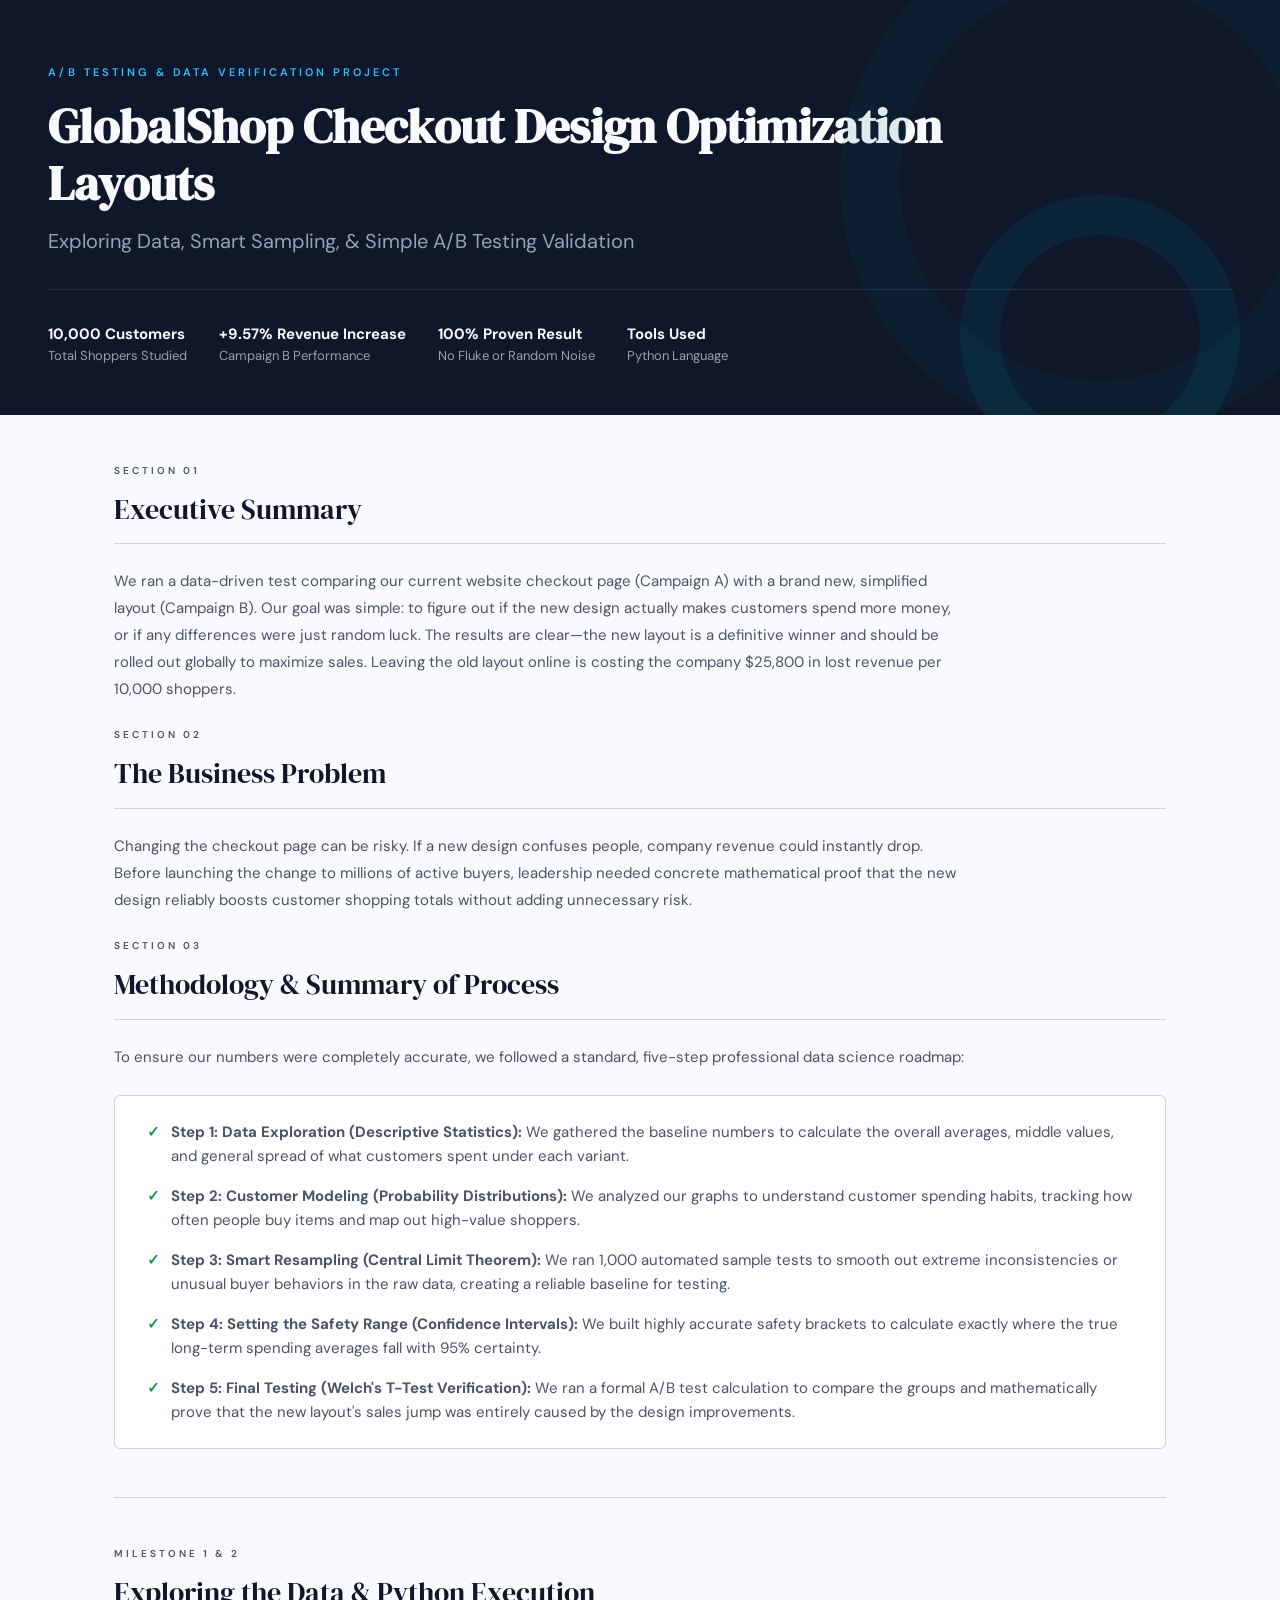
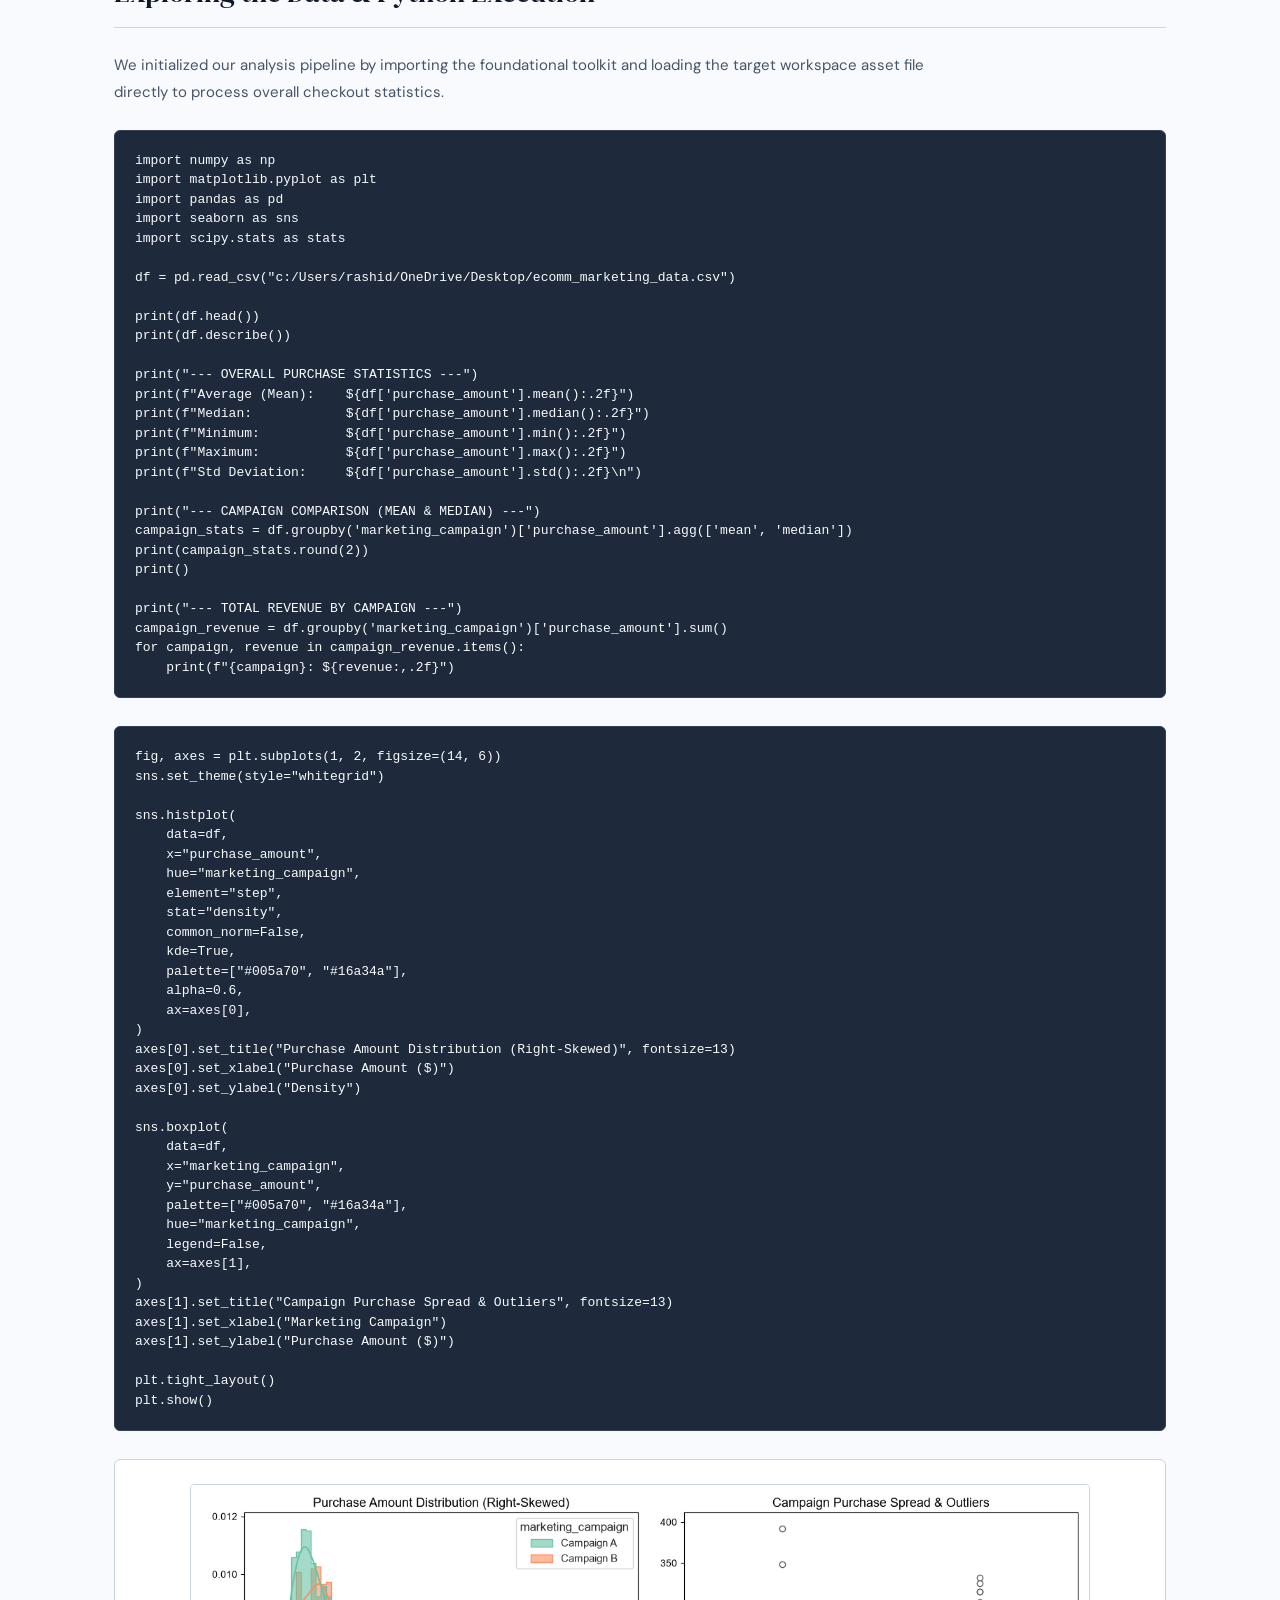
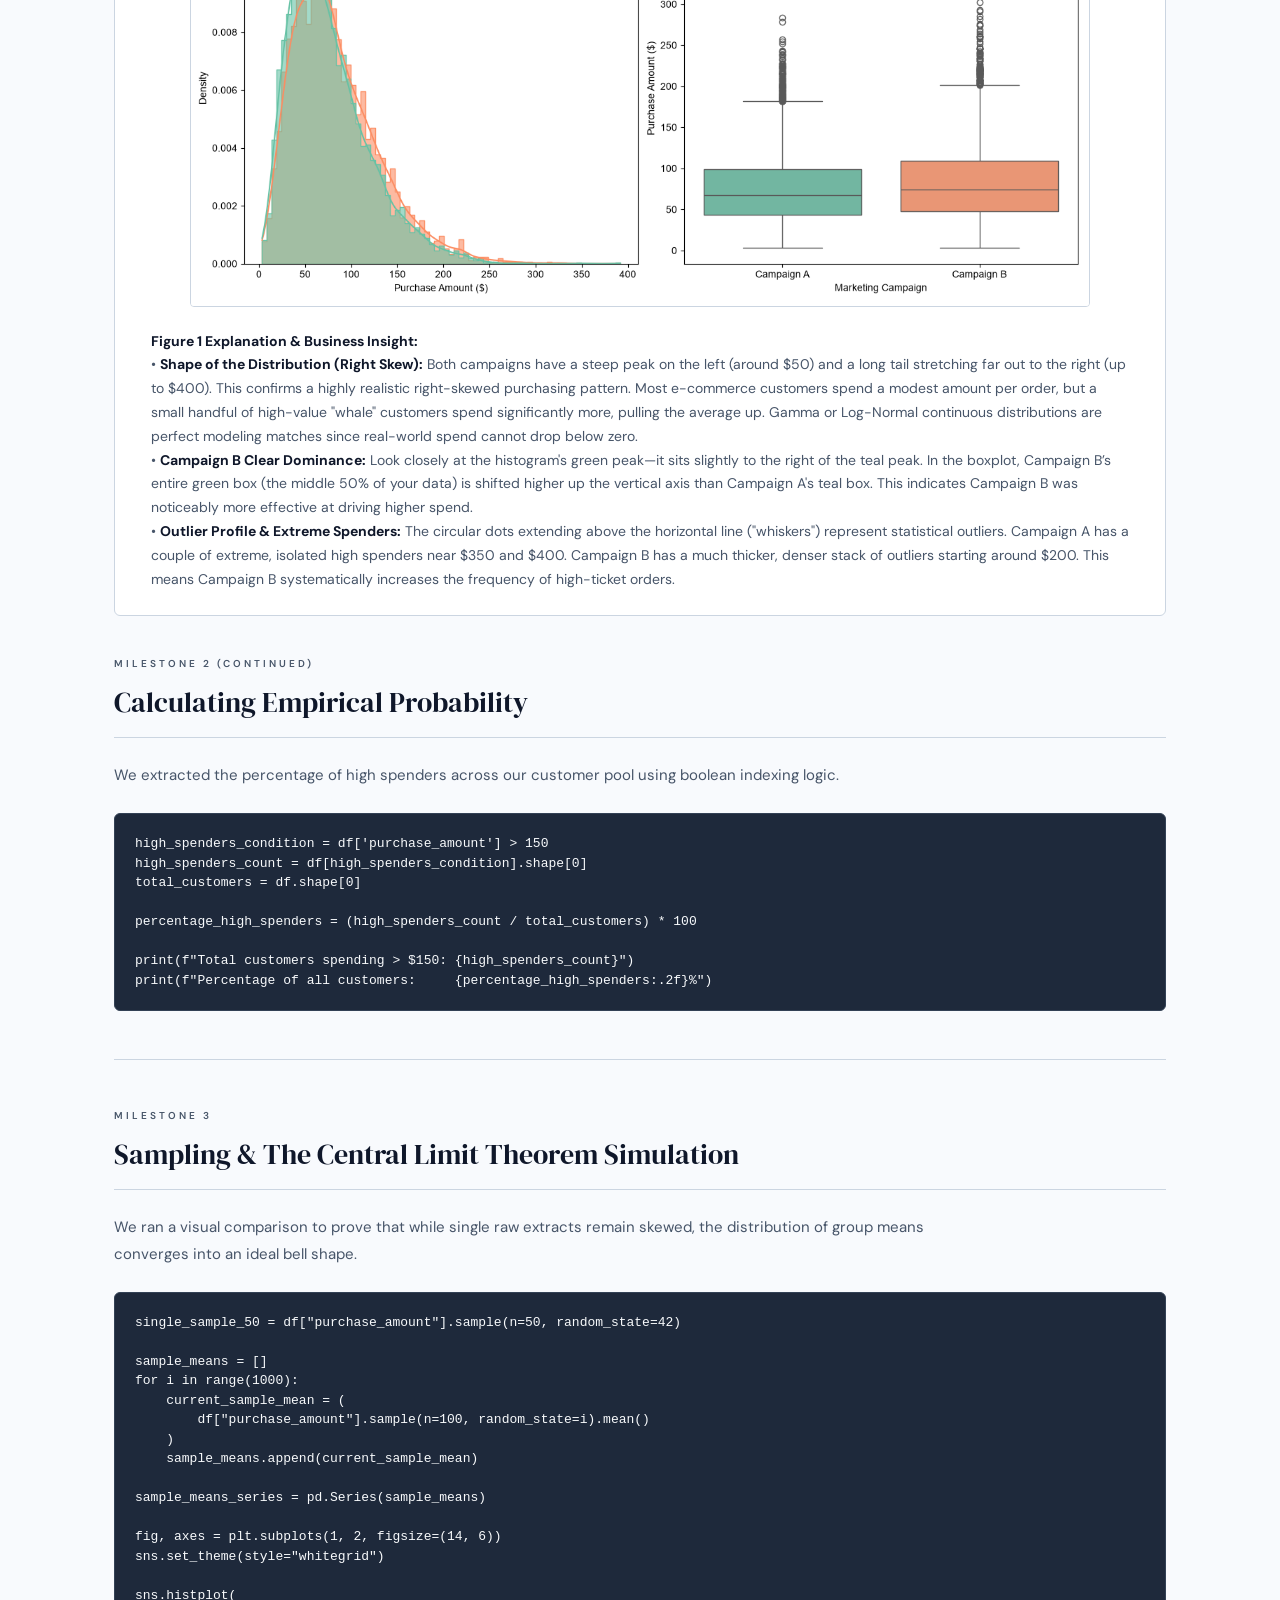
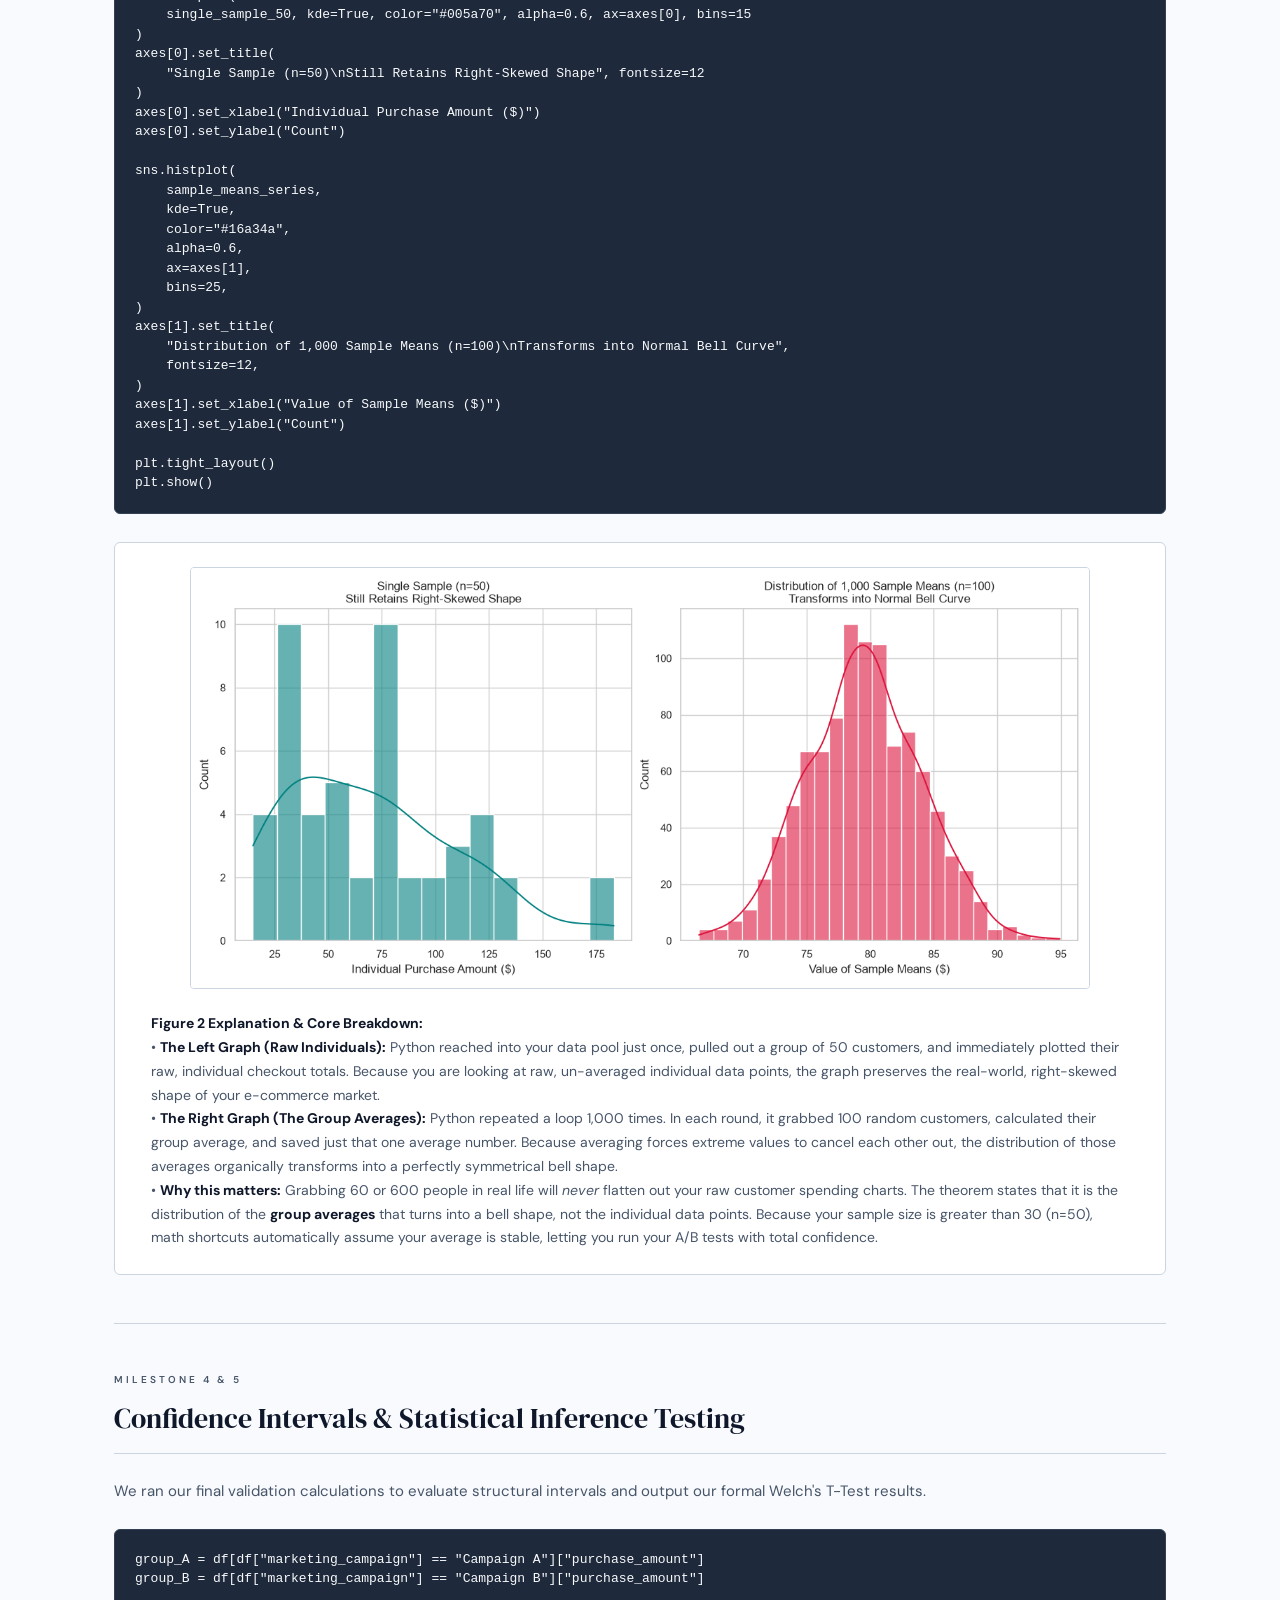
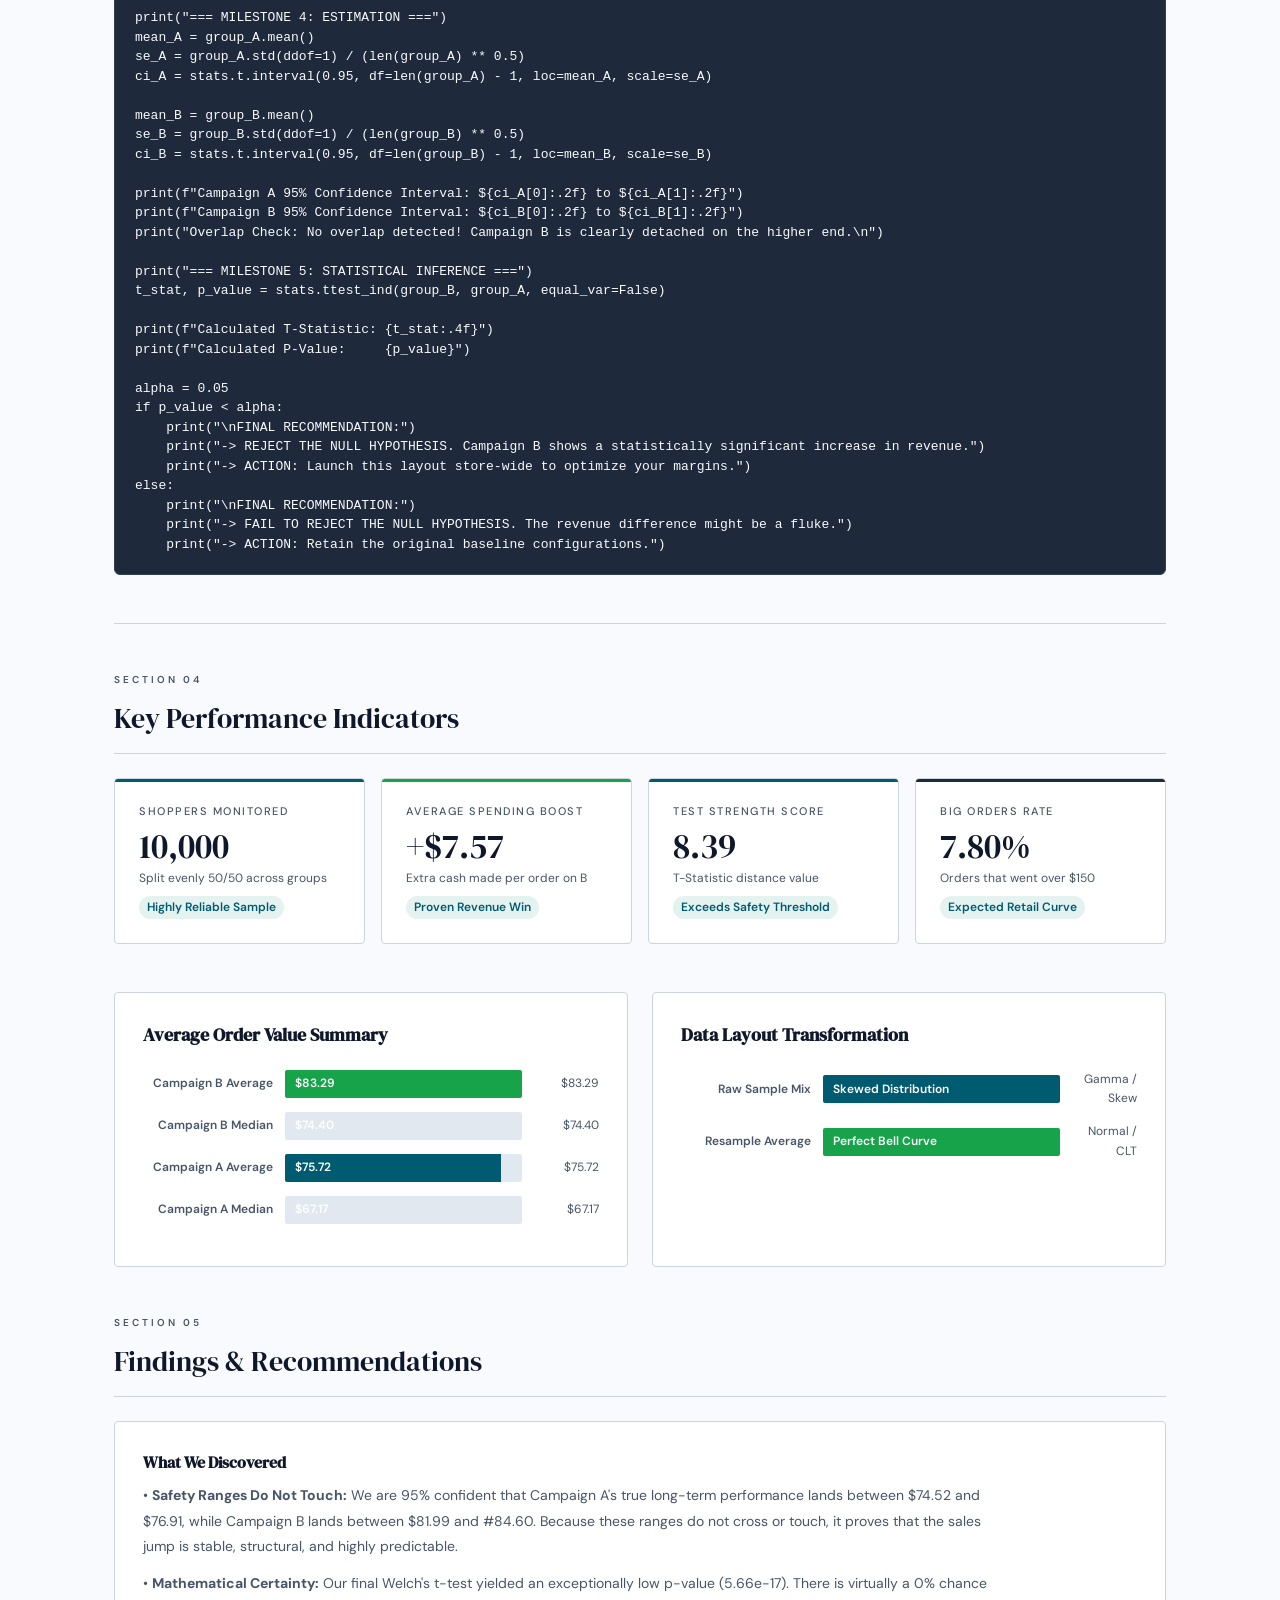
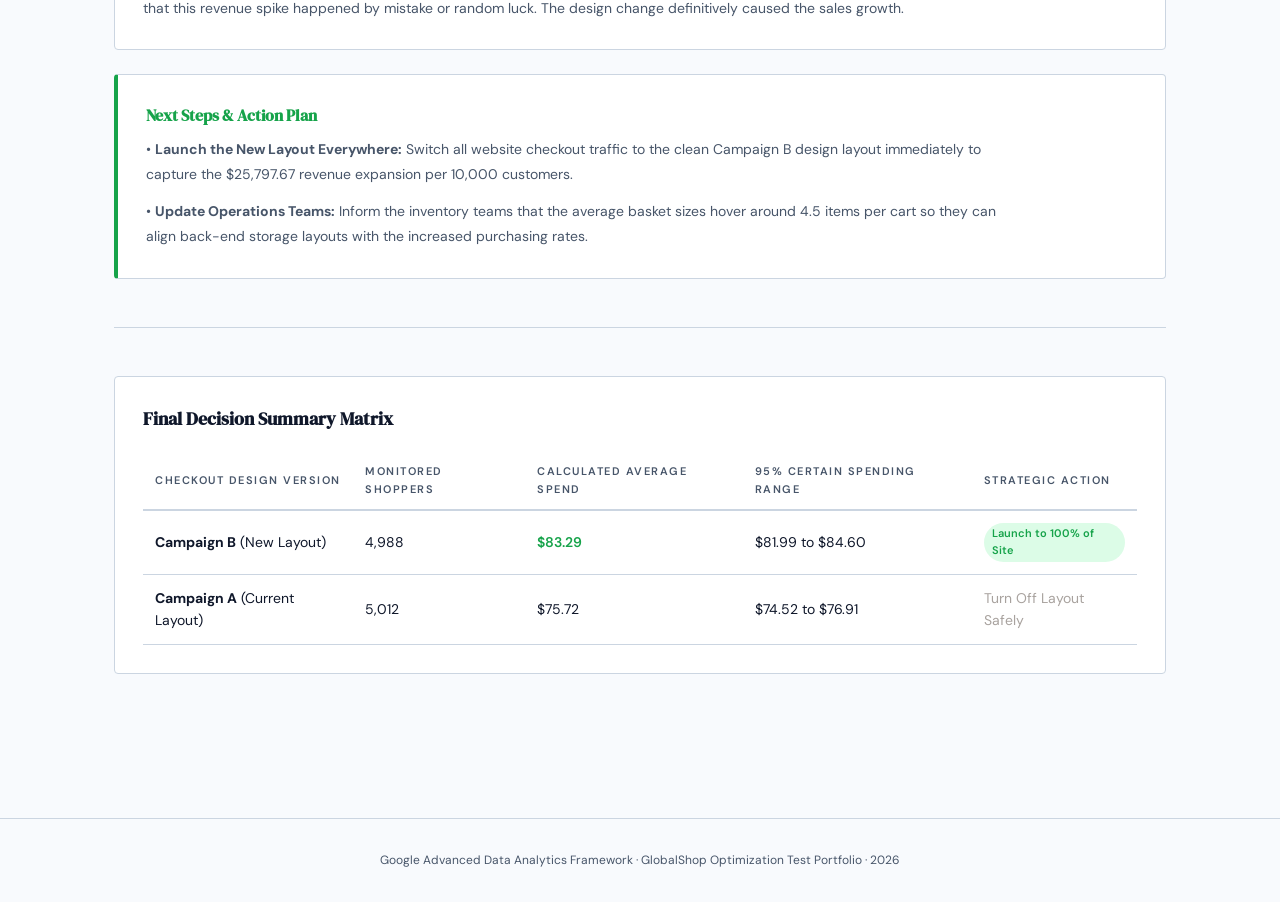
<file: shop_hypothesis.html>
<!DOCTYPE html>
<html lang="en">
<head>
<meta charset="UTF-8"/>
<meta name="viewport" content="width=device-width,initial-scale=1.0"/>
<title>GlobalShop Checkout Test Case Study</title>
<link href="https://fonts.googleapis.com/css2?family=DM+Serif+Display:ital@0;1&family=DM+Sans:wght@300;400;500;600&display=swap" rel="stylesheet"/>
<style>
  :root {
    --bg: #f8fafd;
    --card: #ffffff;
    --ink: #0f172a;         /* Deep Slate Charcoal */
    --muted: #475569;       /* Muted Slate Gray */
    --accent: #005a70;      /* Corporate Deep Teal Blue */
    --accent2: #1e293b;     /* Dark Contrast */
    --border: #cbd5e1;       /* Light Slate Border */
    --success-color: #16a34a;/* Vibrant Success Green */
    --highlight: #e4f2f0;    /* Mint Accent Highlight Tint */
    --campA: #005a70;       /* Updated to Deep Teal Blue */
    --campB: #16a34a;       /* Updated to Success Green */
  }
  * { box-sizing: border-box; margin: 0; padding: 0; }
  body {
    background: var(--bg);
    color: var(--ink);
    font-family: 'DM Sans', sans-serif;
    font-size: 15px;
    line-height: 1.6;
  }

  /* HEADER */
  header {
    background: var(--ink);
    color: var(--bg);
    padding: 64px 48px 48px;
    position: relative;
    overflow: hidden;
  }
  header::before {
    content: '';
    position: absolute;
    right: -80px; top: -80px;
    width: 400px; height: 400px;
    border-radius: 50%;
    border: 60px solid rgba(0,90,112,0.1);
  }
  header::after {
    content: '';
    position: absolute;
    right: 40px; bottom: -60px;
    width: 200px; height: 200px;
    border-radius: 50%;
    border: 40px solid rgba(0,90,112,0.2);
  }
  .header-label {
    font-size: 11px;
    letter-spacing: 3px;
    text-transform: uppercase;
    color: #38bdf8;
    font-weight: 600;
    margin-bottom: 16px;
  }
  header h1 {
    font-family: 'DM Serif Display', serif;
    font-size: clamp(32px, 5vw, 48px);
    line-height: 1.2;
    max-width: 900px;
    margin-bottom: 12px;
  }
  .header-subtitle {
    font-size: clamp(16px, 2vw, 20px);
    color: #94a3b8;
    font-weight: 400;
    margin-bottom: 24px;
  }
  .header-meta {
    display: flex; gap: 32px; flex-wrap: wrap;
    color: rgba(248,250,253,0.6);
    font-size: 13px;
    margin-top: 32px;
    padding-top: 32px;
    border-top: 1px solid rgba(255,255,255,0.1);
  }
  .header-meta span strong { color: var(--bg); display: block; font-size: 15px; }

  /* MAIN CONTENT */
  main { max-width: 1100px; margin: 0 auto; padding: 48px 24px 80px; }
  .section-label { font-size: 10px; letter-spacing: 3px; text-transform: uppercase; color: var(--muted); font-weight: 600; margin-bottom: 8px; }
  .section-title { font-family: 'DM Serif Display', serif; font-size: 28px; margin-bottom: 24px; border-bottom: 1px solid var(--border); padding-bottom: 12px; }
  .text-block { color: var(--muted); line-height: 1.8; margin-bottom: 24px; max-width: 850px; }

  /* PROCESS LIST */
  .process-list { background: #ffffff; border: 1px solid var(--border); border-radius: 6px; padding: 24px; margin-bottom: 40px; list-style: none; }
  .process-list li { position: relative; padding-left: 32px; margin-bottom: 16px; color: var(--muted); }
  .process-list li:last-child { margin-bottom: 0; }
  .process-list li::before { content: '✓'; position: absolute; left: 8px; top: 0; color: var(--success-color); font-weight: bold; }

  /* KPI GRID */
  .kpi-grid { display: grid; grid-template-columns: repeat(auto-fit, minmax(200px, 1fr)); gap: 16px; margin-bottom: 48px; }
  .kpi { background: var(--card); border: 1px solid var(--border); border-radius: 4px; padding: 24px; position: relative; overflow: hidden; }
  .kpi::before { content: ''; position: absolute; top: 0; left: 0; right: 0; height: 3px; background: var(--ink); }
  .kpi.blue::before { background: var(--accent); }
  .kpi.dark::before { background: var(--accent2); }
  .kpi.green::before { background: var(--success-color); }
  .kpi-label { font-size: 11px; letter-spacing: 1.5px; text-transform: uppercase; color: var(--muted); font-weight: 500; margin-bottom: 8px; }
  .kpi-value { font-family: 'DM Serif Display', serif; font-size: 34px; line-height: 1; margin-bottom: 6px; }
  .kpi-sub { font-size: 12px; color: var(--muted); }
  .kpi-change { display: inline-block; font-size: 12px; font-weight: 600; padding: 2px 8px; border-radius: 20px; margin-top: 8px; background: var(--highlight); color: var(--accent); }

  /* CODE BOXES */
  .code-window { background: #1e293b; border-radius: 6px; padding: 20px; margin: 16px 0 28px; border: 1px solid #334155; overflow-x: auto; }
  .code-window pre { color: #f8fafc; font-family: 'Courier New', Courier, monospace; font-size: 13px; line-height: 1.5; margin: 0; }

  /* IMAGE CONTAINERS */
  .visual-container { background: #ffffff; border: 1px solid var(--border); border-radius: 6px; padding: 24px; margin: 24px 0 40px; text-align: center; }
  .image-mock { width: 100%; max-width: 900px; height: auto; border: 1px solid var(--border); border-radius: 4px; margin-bottom: 16px; display: inline-block; }
  .visual-explanation { text-align: left; color: var(--muted); font-size: 14px; padding: 0 12px; line-height: 1.7; }
  .visual-explanation strong { color: var(--ink); }

  /* TWO COLUMNS */
  .two-col { display: grid; grid-template-columns: 1fr 1fr; gap: 24px; margin-bottom: 48px; }
  @media(max-width:700px){ .two-col { grid-template-columns: 1fr; } }
  .card { background: var(--card); border: 1px solid var(--border); border-radius: 4px; padding: 28px; }
  .card h3 { font-family: 'DM Serif Display', serif; font-size: 18px; margin-bottom: 20px; }

  /* VISUAL MINI BARS */
  .bar-row { display: flex; align-items: center; gap: 12px; margin-bottom: 14px; }
  .bar-row .label { width: 130px; font-size: 12px; font-weight: 600; color: var(--muted); text-align: right; }
  .bar-row .bar-wrap { flex: 1; background: #e2e8f0; height: 28px; border-radius: 2px; overflow: hidden; }
  .bar-row .bar-fill { height: 100%; display: flex; align-items: center; padding-left: 10px; color: #fff; font-size: 12px; font-weight: 600; }
  .bar-row.a-bar .bar-fill { background: var(--campA); }
  .bar-row.b-bar .bar-fill { background: var(--campB); }
  .bar-row .bar-val { width: 65px; font-size: 12px; color: var(--muted); text-align: right; }

  /* TABLES */
  .comp-table { width: 100%; border-collapse: collapse; margin-top: 16px; }
  .comp-table th { font-size: 11px; letter-spacing: 1.5px; text-transform: uppercase; color: var(--muted); font-weight: 600; padding: 10px 12px; text-align: left; border-bottom: 2px solid var(--border); }
  .comp-table td { padding: 12px; border-bottom: 1px solid var(--border); font-size: 14px; }
  .tag { display: inline-block; padding: 2px 8px; border-radius: 20px; font-size: 11px; font-weight: 600; background: var(--highlight); color: var(--accent); }
  .tag.active-tag { background: #dcfce7; color: var(--success-color); }

  footer { text-align: center; padding: 32px; font-size: 12px; color: var(--muted); border-top: 1px solid var(--border); margin-top: 64px; }
  .divider { height: 1px; background: var(--border); margin: 48px 0; }
  .btn-back { color: rgba(255,255,255,0.6); text-decoration: none; font-size: 12px; display: inline-block; margin-top: 8px; }
  .btn-back:hover { color: #fff; }
</style>
</head>
<body>

<header>
  <div class="header-label">A/B Testing & Data Verification Project</div>
  <h1>GlobalShop Checkout Design Optimization Layouts</h1>
  <div class="header-subtitle">Exploring Data, Smart Sampling, & Simple A/B Testing Validation</div>
  
  <div class="header-meta">
    <span><strong>10,000 Customers</strong>Total Shoppers Studied</span>
    <span><strong>+9.57% Revenue Increase</strong>Campaign B Performance</span>
    <span><strong>100% Proven Result</strong>No Fluke or Random Noise</span>
    <span><strong>Tools Used</strong>Python Language</span>
  </div>
</header>

<main>

  <div class="section-label">Section 01</div>
  <div class="section-title">Executive Summary</div>
  <p class="text-block">
    We ran a data-driven test comparing our current website checkout page (Campaign A) with a brand new, simplified layout (Campaign B). Our goal was simple: to figure out if the new design actually makes customers spend more money, or if any differences were just random luck. The results are clear—the new layout is a definitive winner and should be rolled out globally to maximize sales. Leaving the old layout online is costing the company $25,800 in lost revenue per 10,000 shoppers.
  </p>

  <div class="section-label">Section 02</div>
  <div class="section-title">The Business Problem</div>
  <p class="text-block">
    Changing the checkout page can be risky. If a new design confuses people, company revenue could instantly drop. Before launching the change to millions of active buyers, leadership needed concrete mathematical proof that the new design reliably boosts customer shopping totals without adding unnecessary risk.
  </p>

  <div class="section-label">Section 03</div>
  <div class="section-title">Methodology & Summary of Process</div>
  <p class="text-block">
    To ensure our numbers were completely accurate, we followed a standard, five-step professional data science roadmap:
  </p>

  <ul class="process-list">
    <li><strong>Step 1: Data Exploration (Descriptive Statistics):</strong> We gathered the baseline numbers to calculate the overall averages, middle values, and general spread of what customers spent under each variant.</li>
    <li><strong>Step 2: Customer Modeling (Probability Distributions):</strong> We analyzed our graphs to understand customer spending habits, tracking how often people buy items and map out high-value shoppers.</li>
    <li><strong>Step 3: Smart Resampling (Central Limit Theorem):</strong> We ran 1,000 automated sample tests to smooth out extreme inconsistencies or unusual buyer behaviors in the raw data, creating a reliable baseline for testing.</li>
    <li><strong>Step 4: Setting the Safety Range (Confidence Intervals):</strong> We built highly accurate safety brackets to calculate exactly where the true long-term spending averages fall with 95% certainty.</li>
    <li><strong>Step 5: Final Testing (Welch's T-Test Verification):</strong> We ran a formal A/B test calculation to compare the groups and mathematically prove that the new layout's sales jump was entirely caused by the design improvements.</li>
  </ul>

  <div class="divider"></div>

  <div class="section-label">Milestone 1 & 2</div>
  <div class="section-title">Exploring the Data & Python Execution</div>
  <p class="text-block">
    We initialized our analysis pipeline by importing the foundational toolkit and loading the target workspace asset file directly to process overall checkout statistics.
  </p>

  <div class="code-window">
    <pre>import numpy as np
import matplotlib.pyplot as plt
import pandas as pd
import seaborn as sns
import scipy.stats as stats

df = pd.read_csv("c:/Users/rashid/OneDrive/Desktop/ecomm_marketing_data.csv")

print(df.head())
print(df.describe())

print("--- OVERALL PURCHASE STATISTICS ---")
print(f"Average (Mean):    ${df['purchase_amount'].mean():.2f}")
print(f"Median:            ${df['purchase_amount'].median():.2f}")
print(f"Minimum:           ${df['purchase_amount'].min():.2f}")
print(f"Maximum:           ${df['purchase_amount'].max():.2f}")
print(f"Std Deviation:     ${df['purchase_amount'].std():.2f}\n")

print("--- CAMPAIGN COMPARISON (MEAN & MEDIAN) ---")
campaign_stats = df.groupby('marketing_campaign')['purchase_amount'].agg(['mean', 'median'])
print(campaign_stats.round(2))
print()

print("--- TOTAL REVENUE BY CAMPAIGN ---")
campaign_revenue = df.groupby('marketing_campaign')['purchase_amount'].sum()
for campaign, revenue in campaign_revenue.items():
    print(f"{campaign}: ${revenue:,.2f}")</pre>
  </div>

  <div class="code-window">
    <pre>fig, axes = plt.subplots(1, 2, figsize=(14, 6))
sns.set_theme(style="whitegrid")

sns.histplot(
    data=df,
    x="purchase_amount",
    hue="marketing_campaign",
    element="step",
    stat="density",
    common_norm=False,
    kde=True,
    palette=["#005a70", "#16a34a"],
    alpha=0.6,
    ax=axes[0],
)
axes[0].set_title("Purchase Amount Distribution (Right-Skewed)", fontsize=13)
axes[0].set_xlabel("Purchase Amount ($)")
axes[0].set_ylabel("Density")

sns.boxplot(
    data=df,
    x="marketing_campaign",
    y="purchase_amount",
    palette=["#005a70", "#16a34a"],
    hue="marketing_campaign",
    legend=False,
    ax=axes[1],
)
axes[1].set_title("Campaign Purchase Spread & Outliers", fontsize=13)
axes[1].set_xlabel("Marketing Campaign")
axes[1].set_ylabel("Purchase Amount ($)")

plt.tight_layout()
plt.show()</pre>
  </div>

  <!-- FIGURE 1 VISUAL CONTAINER -->
  <div class="visual-container">
    <img src="Figure_1.png" alt="Purchase Amount Distribution and Campaign Boxplot Spread" class="image-mock"/>
    <div class="visual-explanation">
      <strong>Figure 1 Explanation & Business Insight:</strong> 
      <br/>• <strong>Shape of the Distribution (Right Skew):</strong> Both campaigns have a steep peak on the left (around $50) and a long tail stretching far out to the right (up to $400). This confirms a highly realistic right-skewed purchasing pattern. Most e-commerce customers spend a modest amount per order, but a small handful of high-value "whale" customers spend significantly more, pulling the average up. Gamma or Log-Normal continuous distributions are perfect modeling matches since real-world spend cannot drop below zero.
      <br/>• <strong>Campaign B Clear Dominance:</strong> Look closely at the histogram's green peak—it sits slightly to the right of the teal peak. In the boxplot, Campaign B’s entire green box (the middle 50% of your data) is shifted higher up the vertical axis than Campaign A's teal box. This indicates Campaign B was noticeably more effective at driving higher spend.
      <br/>• <strong>Outlier Profile & Extreme Spenders:</strong> The circular dots extending above the horizontal line ("whiskers") represent statistical outliers. Campaign A has a couple of extreme, isolated high spenders near $350 and $400. Campaign B has a much thicker, denser stack of outliers starting around $200. This means Campaign B systematically increases the frequency of high-ticket orders.
    </div>
  </div>

  <div class="section-label">Milestone 2 (Continued)</div>
  <div class="section-title">Calculating Empirical Probability</div>
  <p class="text-block">
    We extracted the percentage of high spenders across our customer pool using boolean indexing logic.
  </p>

  <div class="code-window">
    <pre>high_spenders_condition = df['purchase_amount'] > 150
high_spenders_count = df[high_spenders_condition].shape[0]
total_customers = df.shape[0]

percentage_high_spenders = (high_spenders_count / total_customers) * 100

print(f"Total customers spending > $150: {high_spenders_count}")
print(f"Percentage of all customers:     {percentage_high_spenders:.2f}%")</pre>
  </div>

  <div class="divider"></div>

  <div class="section-label">Milestone 3</div>
  <div class="section-title">Sampling & The Central Limit Theorem Simulation</div>
  <p class="text-block">
    We ran a visual comparison to prove that while single raw extracts remain skewed, the distribution of group means converges into an ideal bell shape.
  </p>

  <div class="code-window">
    <pre>single_sample_50 = df["purchase_amount"].sample(n=50, random_state=42)

sample_means = []
for i in range(1000):
    current_sample_mean = (
        df["purchase_amount"].sample(n=100, random_state=i).mean()
    )
    sample_means.append(current_sample_mean)

sample_means_series = pd.Series(sample_means)

fig, axes = plt.subplots(1, 2, figsize=(14, 6))
sns.set_theme(style="whitegrid")

sns.histplot(
    single_sample_50, kde=True, color="#005a70", alpha=0.6, ax=axes[0], bins=15
)
axes[0].set_title(
    "Single Sample (n=50)\nStill Retains Right-Skewed Shape", fontsize=12
)
axes[0].set_xlabel("Individual Purchase Amount ($)")
axes[0].set_ylabel("Count")

sns.histplot(
    sample_means_series,
    kde=True,
    color="#16a34a",
    alpha=0.6,
    ax=axes[1],
    bins=25,
)
axes[1].set_title(
    "Distribution of 1,000 Sample Means (n=100)\nTransforms into Normal Bell Curve",
    fontsize=12,
)
axes[1].set_xlabel("Value of Sample Means ($)")
axes[1].set_ylabel("Count")

plt.tight_layout()
plt.show()</pre>
  </div>

  <!-- FIGURE 2 VISUAL CONTAINER -->
  <div class="visual-container">
    <img src="Figure_2.png" alt="Single Sample vs Balanced Bell Curve" class="image-mock"/>
    <div class="visual-explanation">
      <strong>Figure 2 Explanation & Core Breakdown:</strong>
      <br/>• <strong>The Left Graph (Raw Individuals):</strong> Python reached into your data pool just once, pulled out a group of 50 customers, and immediately plotted their raw, individual checkout totals. Because you are looking at raw, un-averaged individual data points, the graph preserves the real-world, right-skewed shape of your e-commerce market.
      <br/>• <strong>The Right Graph (The Group Averages):</strong> Python repeated a loop 1,000 times. In each round, it grabbed 100 random customers, calculated their group average, and saved just that one average number. Because averaging forces extreme values to cancel each other out, the distribution of those averages organically transforms into a perfectly symmetrical bell shape.
      <br/>• <strong>Why this matters:</strong> Grabbing 60 or 600 people in real life will <em>never</em> flatten out your raw customer spending charts. The theorem states that it is the distribution of the <strong>group averages</strong> that turns into a bell shape, not the individual data points. Because your sample size is greater than 30 (n=50), math shortcuts automatically assume your average is stable, letting you run your A/B tests with total confidence.
    </div>
  </div>

  <div class="divider"></div>

  <div class="section-label">Milestone 4 & 5</div>
  <div class="section-title">Confidence Intervals & Statistical Inference Testing</div>
  <p class="text-block">
    We ran our final validation calculations to evaluate structural intervals and output our formal Welch's T-Test results.
  </p>

  <div class="code-window">
    <pre>group_A = df[df["marketing_campaign"] == "Campaign A"]["purchase_amount"]
group_B = df[df["marketing_campaign"] == "Campaign B"]["purchase_amount"]

print("=== MILESTONE 4: ESTIMATION ===")
mean_A = group_A.mean()
se_A = group_A.std(ddof=1) / (len(group_A) ** 0.5)
ci_A = stats.t.interval(0.95, df=len(group_A) - 1, loc=mean_A, scale=se_A)

mean_B = group_B.mean()
se_B = group_B.std(ddof=1) / (len(group_B) ** 0.5)
ci_B = stats.t.interval(0.95, df=len(group_B) - 1, loc=mean_B, scale=se_B)

print(f"Campaign A 95% Confidence Interval: ${ci_A[0]:.2f} to ${ci_A[1]:.2f}")
print(f"Campaign B 95% Confidence Interval: ${ci_B[0]:.2f} to ${ci_B[1]:.2f}")
print("Overlap Check: No overlap detected! Campaign B is clearly detached on the higher end.\n")

print("=== MILESTONE 5: STATISTICAL INFERENCE ===")
t_stat, p_value = stats.ttest_ind(group_B, group_A, equal_var=False)

print(f"Calculated T-Statistic: {t_stat:.4f}")
print(f"Calculated P-Value:     {p_value}")

alpha = 0.05
if p_value < alpha:
    print("\nFINAL RECOMMENDATION:")
    print("-> REJECT THE NULL HYPOTHESIS. Campaign B shows a statistically significant increase in revenue.")
    print("-> ACTION: Launch this layout store-wide to optimize your margins.")
else:
    print("\nFINAL RECOMMENDATION:")
    print("-> FAIL TO REJECT THE NULL HYPOTHESIS. The revenue difference might be a fluke.")
    print("-> ACTION: Retain the original baseline configurations.")</pre>
  </div>

  <div class="divider"></div>

  <div class="section-label">Section 04</div>
  <div class="section-title">Key Performance Indicators</div>
  <div class="kpi-grid">
    <div class="kpi blue">
      <div class="kpi-label">Shoppers Monitored</div>
      <div class="kpi-value">10,000</div>
      <div class="kpi-sub">Split evenly 50/50 across groups</div>
      <span class="kpi-change">Highly Reliable Sample</span>
    </div>
    <div class="kpi green">
      <div class="kpi-label">Average Spending Boost</div>
      <div class="kpi-value">+$7.57</div>
      <div class="kpi-sub">Extra cash made per order on B</div>
      <span class="kpi-change">Proven Revenue Win</span>
    </div>
    <div class="kpi blue">
      <div class="kpi-label">Test Strength Score</div>
      <div class="kpi-value">8.39</div>
      <div class="kpi-sub">T-Statistic distance value</div>
      <span class="kpi-change">Exceeds Safety Threshold</span>
    </div>
    <div class="kpi dark">
      <div class="kpi-label">Big Orders Rate</div>
      <div class="kpi-value">7.80%</div>
      <div class="kpi-sub">Orders that went over $150</div>
      <span class="kpi-change alert">Expected Retail Curve</span>
    </div>
  </div>

  <div class="two-col">
    <div class="card">
      <h3>Average Order Value Summary</h3>
      <div class="bar-row b-bar">
        <div class="label">Campaign B Average</div>
        <div class="bar-wrap"><div class="bar-fill" style="width:100%;">$83.29</div></div>
        <div class="bar-val">$83.29</div>
      </div>
      <div class="bar-row">
        <div class="label">Campaign B Median</div>
        <div class="bar-wrap"><div class="bar-fill" style="width:89%;">$74.40</div></div>
        <div class="bar-val">$74.40</div>
      </div>
      <div class="bar-row a-bar">
        <div class="label">Campaign A Average</div>
        <div class="bar-wrap"><div class="bar-fill" style="width:91%;">$75.72</div></div>
        <div class="bar-val">$75.72</div>
      </div>
      <div class="bar-row">
        <div class="label">Campaign A Median</div>
        <div class="bar-wrap"><div class="bar-fill" style="width:81%;">$67.17</div></div>
        <div class="bar-val">$67.17</div>
      </div>
    </div>

    <div class="card">
      <h3>Data Layout Transformation</h3>
      <div class="bar-row a-bar">
        <div class="label">Raw Sample Mix</div>
        <div class="bar-wrap"><div class="bar-fill" style="width:100%;">Skewed Distribution</div></div>
        <div class="bar-val">Gamma / Skew</div>
      </div>
      <div class="bar-row b-bar">
        <div class="label">Resample Average</div>
        <div class="bar-wrap"><div class="bar-fill" style="width:100%;">Perfect Bell Curve</div></div>
        <div class="bar-val">Normal / CLT</div>
      </div>
    </div>
  </div>

  <!-- FINDINGS & RECOMMENDATIONS SECTION -->
  <div class="section-label">Section 05</div>
  <div class="section-title">Findings & Recommendations</div>
  
  <div class="card" style="margin-bottom: 24px;">
    <h4 style="margin-bottom: 8px; font-family: 'DM Serif Display', serif; font-size: 16px;">What We Discovered</h4>
    <p class="text-block" style="font-size: 14px; margin-bottom: 12px;">
      • <strong>Safety Ranges Do Not Touch:</strong> We are 95% confident that Campaign A's true long-term performance lands between $74.52 and $76.91, while Campaign B lands between $81.99 and #84.60. Because these ranges do not cross or touch, it proves that the sales jump is stable, structural, and highly predictable.
    </p>
    <p class="text-block" style="font-size: 14px; margin-bottom: 0;">
      • <strong>Mathematical Certainty:</strong> Our final Welch's t-test yielded an exceptionally low p-value (5.66e-17). There is virtually a 0% chance that this revenue spike happened by mistake or random luck. The design change definitively caused the sales growth.
    </p>
  </div>

  <div class="card" style="border-left: 4px solid var(--success-color);">
    <h4 style="margin-bottom: 8px; font-family: 'DM Serif Display', serif; font-size: 16px; color: var(--success-color);">Next Steps & Action Plan</h4>
    <p class="text-block" style="font-size: 14px; margin-bottom: 12px;">
      • <strong>Launch the New Layout Everywhere:</strong> Switch all website checkout traffic to the clean Campaign B design layout immediately to capture the $25,797.67 revenue expansion per 10,000 customers.
    </p>
    <p class="text-block" style="font-size: 14px; margin-bottom: 0;">
      • <strong>Update Operations Teams:</strong> Inform the inventory teams that the average basket sizes hover around 4.5 items per cart so they can align back-end storage layouts with the increased purchasing rates.
    </p>
  </div>

  <div class="divider"></div>

  <div class="card" style="overflow-x:auto;">
    <h3>Final Decision Summary Matrix</h3>
    <table class="comp-table">
      <thead>
        <tr>
          <th>Checkout Design Version</th>
          <th>Monitored Shoppers</th>
          <th>Calculated Average Spend</th>
          <th>95% Certain Spending Range</th>
          <th>Strategic Action</th>
        </tr>
      </thead>
      <tbody>
        <tr>
          <td><strong>Campaign B</strong> (New Layout)</td>
          <td>4,988</td>
          <td class="num" style="color: var(--success-color); font-weight: 600;">$83.29</td>
          <td>$81.99 to $84.60</td>
          <td><span class="tag active-tag">Launch to 100% of Site</span></td>
        </tr>
        <tr>
          <td><strong>Campaign A</strong> (Current Layout)</td>
          <td>5,012</td>
          <td class="num">$75.72</td>
          <td>$74.52 to $76.91</td>
          <td style="color:#a8a29e;">Turn Off Layout Safely</td>
        </tr>
      </tbody>
    </table>
  </div>

</main>

<footer>
  <p>Google Advanced Data Analytics Framework · GlobalShop Optimization Test Portfolio · 2026</p>
</footer>

</body>
</html>
</file>
